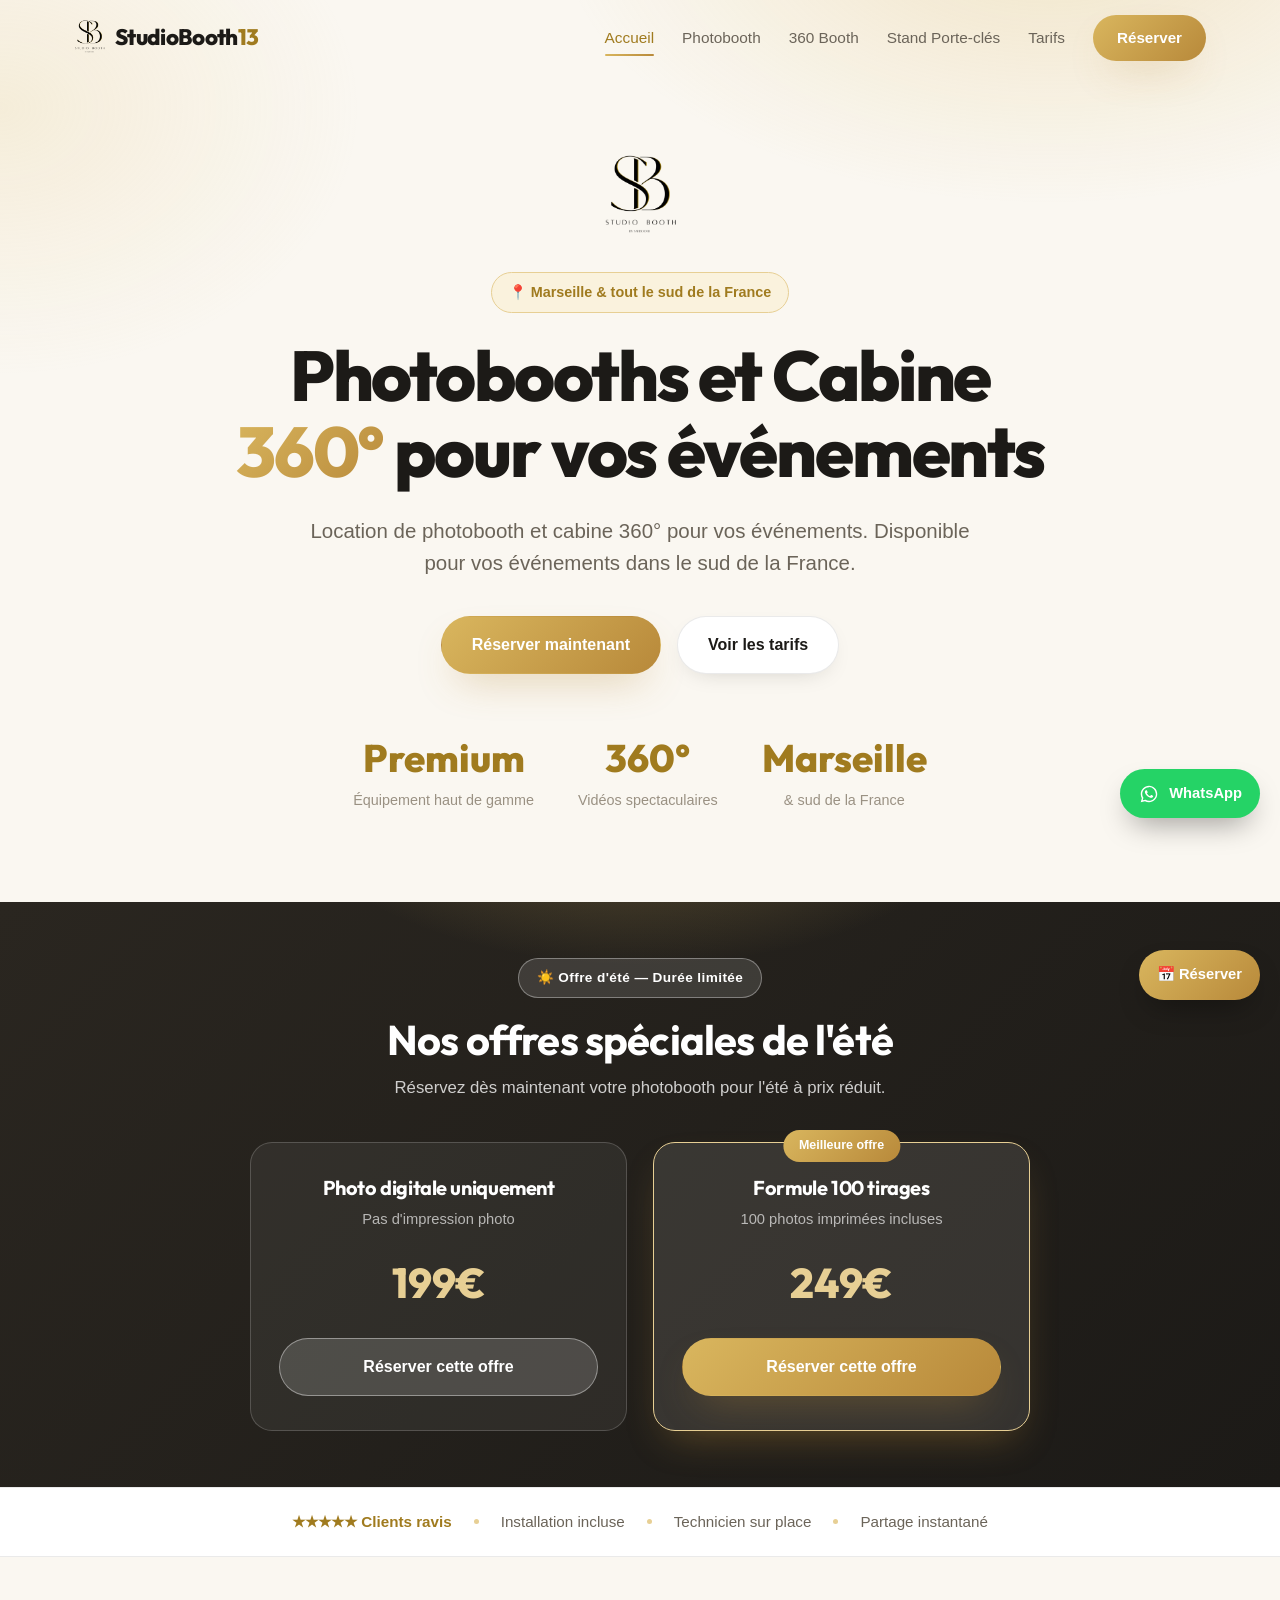
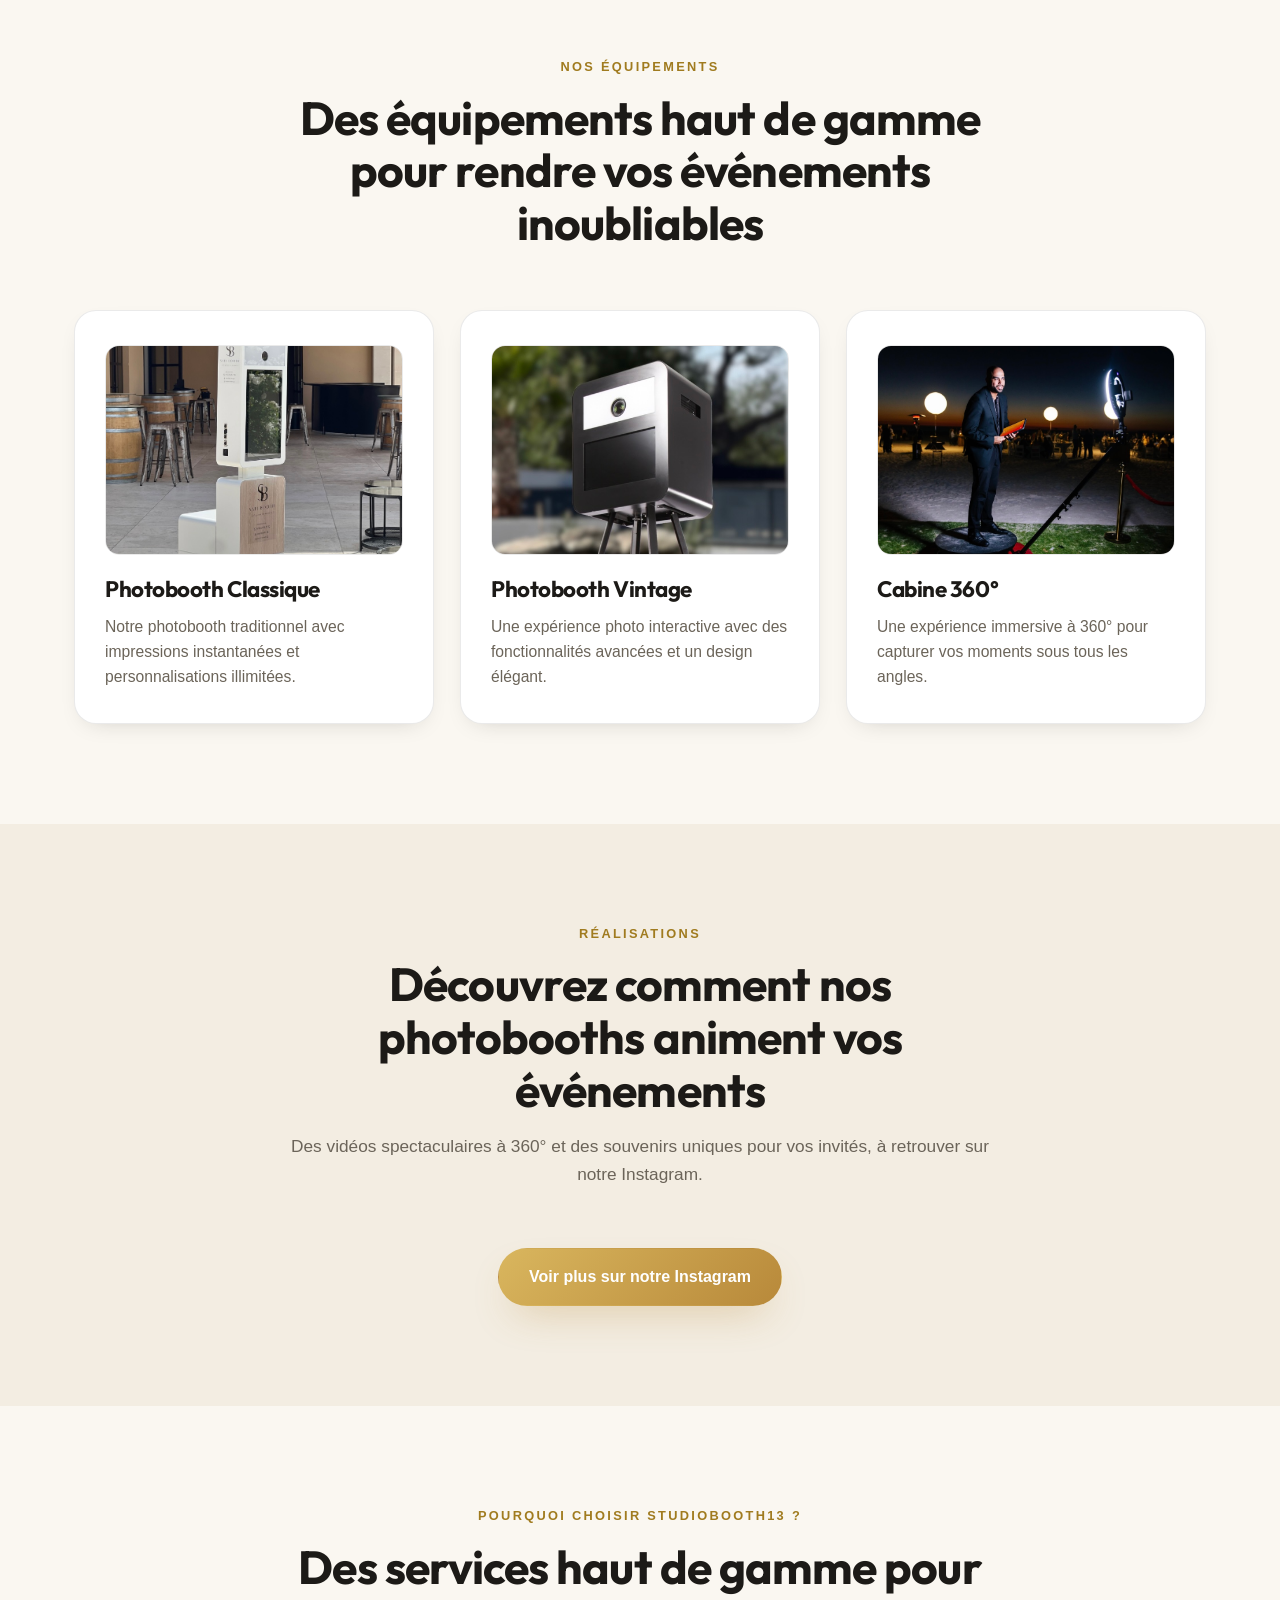
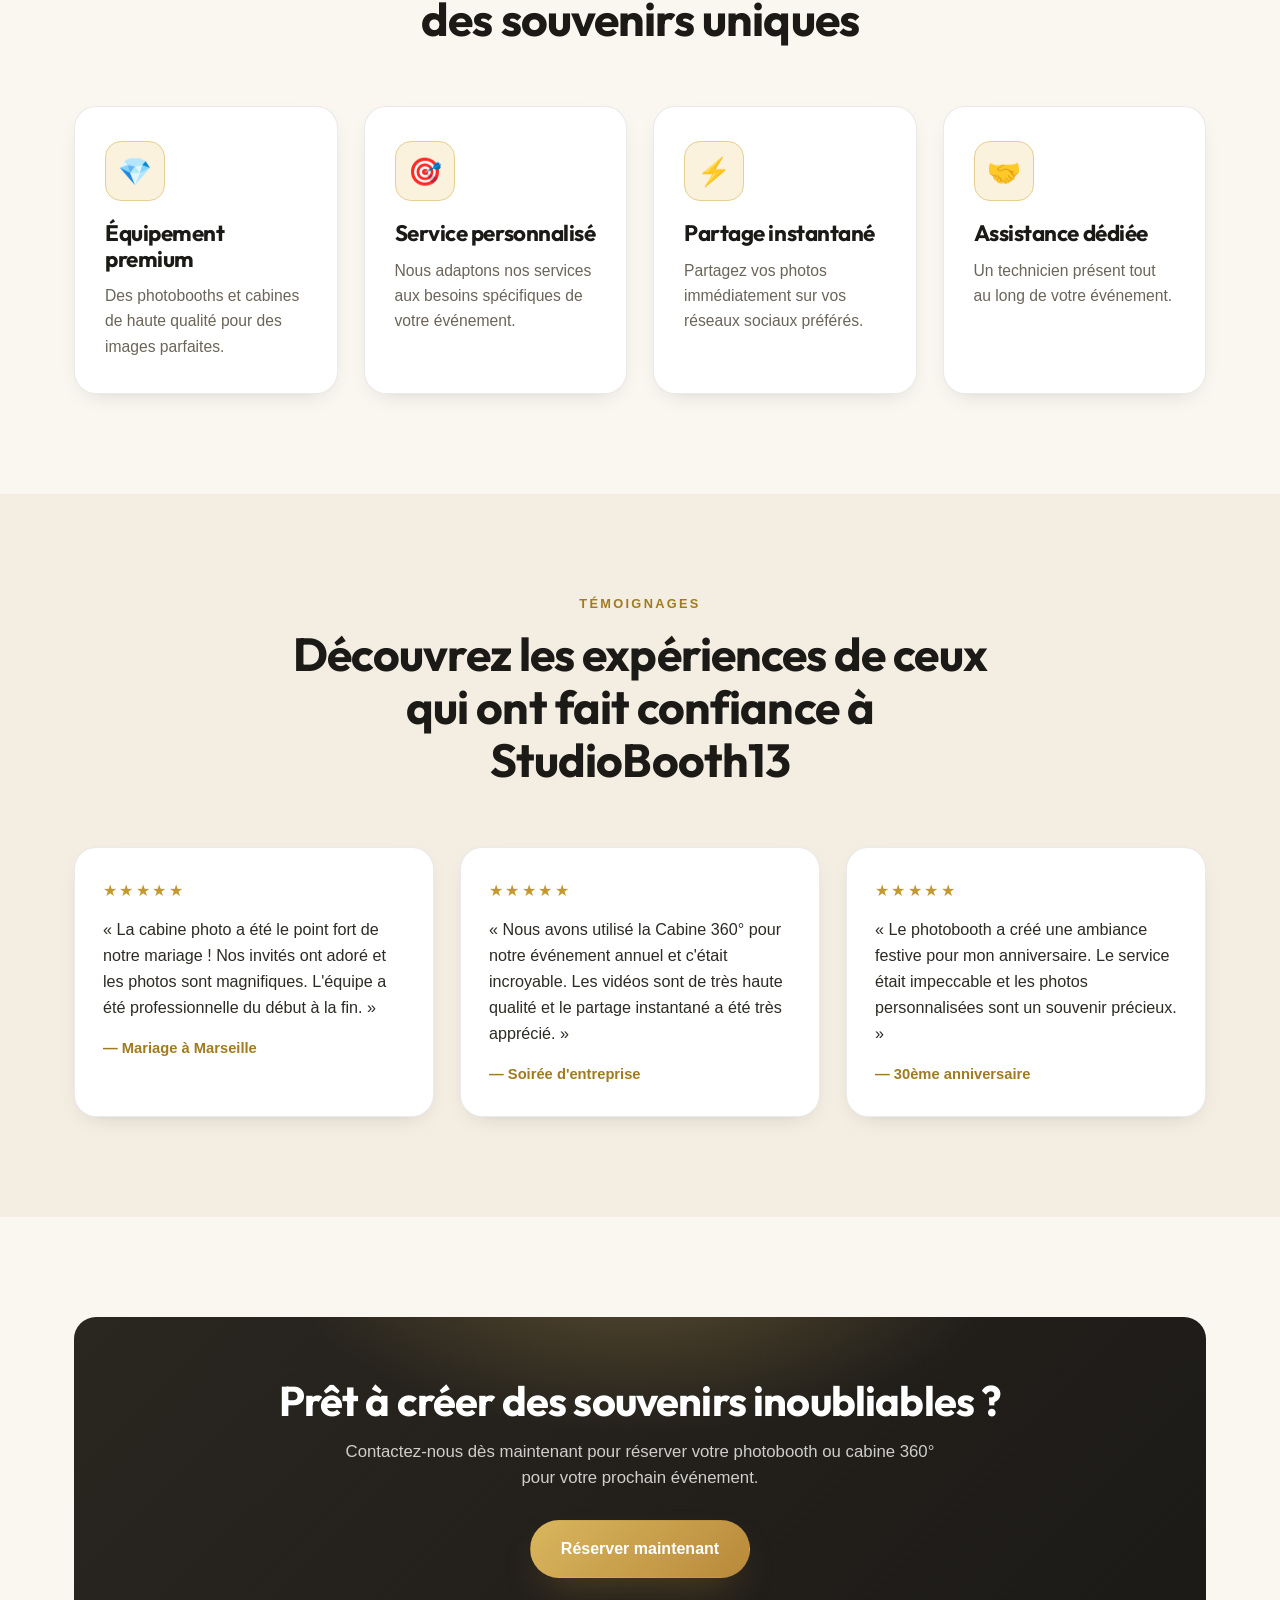
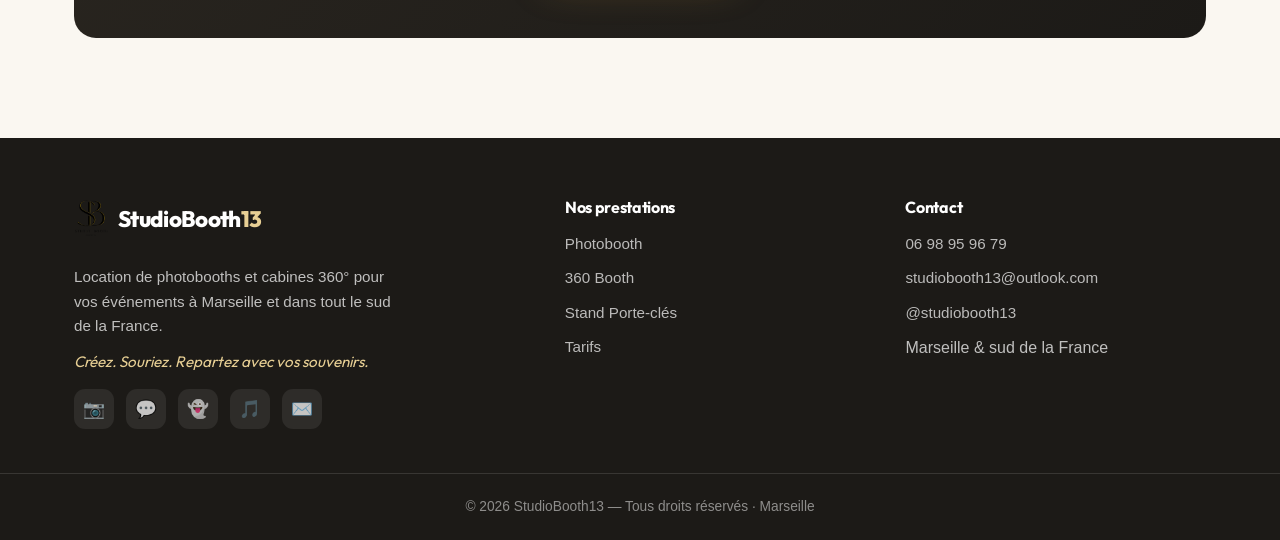
<file: index.html>
<!DOCTYPE html>
<html lang="fr">
<head>
  <meta charset="UTF-8" />
  <meta name="viewport" content="width=device-width, initial-scale=1.0" />
  <title>StudioBooth13 - Location de Photobooth et Cabine 360° à Marseille</title>
  <meta name="description" content="StudioBooth13 propose la location de photobooths et cabines 360° pour vos événements à Marseille - mariages, anniversaires, événements d'entreprise." />
  <meta name="keywords" content="photobooth Marseille, cabine 360, location photobooth, 360 booth, borne photo, mariage, anniversaire, événement entreprise, sud de la France" />
  <meta name="theme-color" content="#c2982f" />
  <meta property="og:type" content="website" />
  <meta property="og:title" content="StudioBooth13 - Photobooth & Cabine 360° à Marseille" />
  <meta property="og:description" content="Location de photobooths et cabines 360° pour vos événements dans le sud de la France." />
  <meta property="og:image" content="og-image.jpg" />
  <meta property="og:locale" content="fr_FR" />
  <link rel="preconnect" href="https://fonts.googleapis.com" />
  <link rel="preconnect" href="https://fonts.gstatic.com" crossorigin />
  <link href="https://fonts.googleapis.com/css2?family=Outfit:wght@500;600;700;800&display=swap" rel="stylesheet" />
  <link rel="stylesheet" href="styles.css" />
  <link rel="icon" href="assets/logo.png" />
  <link rel="apple-touch-icon" href="assets/logo.png" />
</head>
<body>
  <!-- HEADER -->
  <header class="header" id="header">
    <div class="container header__inner">
      <a href="index.html" class="brand" aria-label="StudioBooth13 accueil">
        <img src="assets/logo.png" alt="StudioBooth13" class="brand__logo" />
        <span class="brand__name">StudioBooth<b>13</b></span>
      </a>
      <nav class="nav" id="nav">
        <a href="index.html" class="nav__link is-active">Accueil</a>
        <a href="photobooth.html" class="nav__link">Photobooth</a>
        <a href="cabine-360.html" class="nav__link">360 Booth</a>
        <a href="stand-porte-cles.html" class="nav__link">Stand Porte-clés</a>
        <a href="tarifs.html" class="nav__link">Tarifs</a>
        <a href="contact.html" class="nav__cta">Réserver</a>
      </nav>
      <button class="nav__toggle" id="navToggle" aria-label="Ouvrir le menu" aria-expanded="false">
        <span></span><span></span><span></span>
      </button>
    </div>
  </header>

  <!-- HERO -->
  <section class="hero hero--center">
    <div class="container hero__inner">
      <img src="assets/logo.png" alt="StudioBooth13" class="hero__logo" />
      <p class="hero__eyebrow">📍 Marseille &amp; tout le sud de la France</p>
      <h1 class="hero__title">Photobooths et Cabine <span class="gold-text">360°</span> pour vos événements</h1>
      <p class="hero__subtitle">Location de photobooth et cabine 360° pour vos événements. Disponible pour vos événements dans le sud de la France.</p>
      <div class="hero__actions">
        <a href="contact.html" class="btn btn--primary">Réserver maintenant</a>
        <a href="tarifs.html" class="btn btn--ghost">Voir les tarifs</a>
      </div>
      <ul class="hero__stats">
        <li><strong>Premium</strong><span>Équipement haut de gamme</span></li>
        <li><strong>360°</strong><span>Vidéos spectaculaires</span></li>
        <li><strong>Marseille</strong><span>&amp; sud de la France</span></li>
      </ul>
    </div>
  </section>

  <!-- PROMO ETE -->
  <section class="promo-summer">
    <div class="container">
      <div class="promo-summer__head">
        <span class="promo-summer__badge">☀️ Offre d'été — Durée limitée</span>
        <h2 class="promo-summer__title">Nos offres spéciales de l'été</h2>
        <p class="promo-summer__subtitle">Réservez dès maintenant votre photobooth pour l'été à prix réduit.</p>
      </div>
      <div class="promo-summer__grid">
        <article class="promo-card">
          <h3 class="promo-card__name">Photo digitale uniquement</h3>
          <p class="promo-card__detail">Pas d'impression photo</p>
          <p class="promo-card__price">199€</p>
          <a href="contact.html" class="btn btn--light btn--block">Réserver cette offre</a>
        </article>
        <article class="promo-card promo-card--featured">
          <span class="promo-card__badge">Meilleure offre</span>
          <h3 class="promo-card__name">Formule 100 tirages</h3>
          <p class="promo-card__detail">100 photos imprimées incluses</p>
          <p class="promo-card__price">249€</p>
          <a href="contact.html" class="btn btn--primary btn--block">Réserver cette offre</a>
        </article>
      </div>
    </div>
  </section>

  <!-- TRUST -->
  <section class="trust">
    <div class="container trust__inner">
      <span class="trust__item">★★★★★ Clients ravis</span>
      <span class="trust__sep"></span>
      <span class="trust__item">Installation incluse</span>
      <span class="trust__sep"></span>
      <span class="trust__item">Technicien sur place</span>
      <span class="trust__sep"></span>
      <span class="trust__item">Partage instantané</span>
    </div>
  </section>

  <!-- PRODUITS -->
  <section class="section">
    <div class="container">
      <div class="section__head">
        <p class="section__eyebrow">Nos équipements</p>
        <h2 class="section__title">Des équipements haut de gamme pour rendre vos événements inoubliables</h2>
      </div>
      <div class="grid grid--3">
        <article class="card">
          <img class="product__photo" src="assets/photobooth-classique.jpg" alt="Photobooth Classique StudioBooth13" loading="lazy" />
          <h3 class="card__title">Photobooth Classique</h3>
          <p class="card__text">Notre photobooth traditionnel avec impressions instantanées et personnalisations illimitées.</p>
        </article>
        <article class="card">
          <img class="product__photo is-top" src="assets/photobooth-vintage.jpg" alt="Photobooth Vintage StudioBooth13" loading="lazy" />
          <h3 class="card__title">Photobooth Vintage</h3>
          <p class="card__text">Une expérience photo interactive avec des fonctionnalités avancées et un design élégant.</p>
        </article>
        <article class="card">
          <img class="product__photo" src="assets/camera-360.jpg" alt="Cabine 360° StudioBooth13" loading="lazy" />
          <h3 class="card__title">Cabine 360°</h3>
          <p class="card__text">Une expérience immersive à 360° pour capturer vos moments sous tous les angles.</p>
        </article>
      </div>
    </div>
  </section>

  <!-- REALISATIONS / INSTAGRAM -->
  <section class="section section--tint">
    <div class="container">
      <div class="section__head">
        <p class="section__eyebrow">Réalisations</p>
        <h2 class="section__title">Découvrez comment nos photobooths animent vos événements</h2>
        <p class="section__lead">Des vidéos spectaculaires à 360° et des souvenirs uniques pour vos invités, à retrouver sur notre Instagram.</p>
      </div>
      <div class="gallery__cta">
        <a href="https://instagram.com/studiobooth13" target="_blank" rel="noopener" class="btn btn--primary">Voir plus sur notre Instagram</a>
      </div>
    </div>
  </section>

  <!-- POURQUOI -->
  <section class="section">
    <div class="container">
      <div class="section__head">
        <p class="section__eyebrow">Pourquoi choisir StudioBooth13 ?</p>
        <h2 class="section__title">Des services haut de gamme pour des souvenirs uniques</h2>
      </div>
      <div class="grid grid--4">
        <article class="card">
          <div class="card__icon">💎</div>
          <h3 class="card__title">Équipement premium</h3>
          <p class="card__text">Des photobooths et cabines de haute qualité pour des images parfaites.</p>
        </article>
        <article class="card">
          <div class="card__icon">🎯</div>
          <h3 class="card__title">Service personnalisé</h3>
          <p class="card__text">Nous adaptons nos services aux besoins spécifiques de votre événement.</p>
        </article>
        <article class="card">
          <div class="card__icon">⚡</div>
          <h3 class="card__title">Partage instantané</h3>
          <p class="card__text">Partagez vos photos immédiatement sur vos réseaux sociaux préférés.</p>
        </article>
        <article class="card">
          <div class="card__icon">🤝</div>
          <h3 class="card__title">Assistance dédiée</h3>
          <p class="card__text">Un technicien présent tout au long de votre événement.</p>
        </article>
      </div>
    </div>
  </section>

  <!-- TEMOIGNAGES -->
  <section class="section section--tint">
    <div class="container">
      <div class="section__head">
        <p class="section__eyebrow">Témoignages</p>
        <h2 class="section__title">Découvrez les expériences de ceux qui ont fait confiance à StudioBooth13</h2>
      </div>
      <div class="grid grid--3">
        <figure class="testimonial">
          <div class="testimonial__stars">★★★★★</div>
          <blockquote>« La cabine photo a été le point fort de notre mariage ! Nos invités ont adoré et les photos sont magnifiques. L'équipe a été professionnelle du début à la fin. »</blockquote>
          <figcaption>— Mariage à Marseille</figcaption>
        </figure>
        <figure class="testimonial">
          <div class="testimonial__stars">★★★★★</div>
          <blockquote>« Nous avons utilisé la Cabine 360° pour notre événement annuel et c'était incroyable. Les vidéos sont de très haute qualité et le partage instantané a été très apprécié. »</blockquote>
          <figcaption>— Soirée d'entreprise</figcaption>
        </figure>
        <figure class="testimonial">
          <div class="testimonial__stars">★★★★★</div>
          <blockquote>« Le photobooth a créé une ambiance festive pour mon anniversaire. Le service était impeccable et les photos personnalisées sont un souvenir précieux. »</blockquote>
          <figcaption>— 30ème anniversaire</figcaption>
        </figure>
      </div>
    </div>
  </section>

  <!-- CTA -->
  <section class="section">
    <div class="container">
      <div class="cta-band">
        <h2>Prêt à créer des souvenirs inoubliables ?</h2>
        <p>Contactez-nous dès maintenant pour réserver votre photobooth ou cabine 360° pour votre prochain événement.</p>
        <a href="contact.html" class="btn btn--primary">Réserver maintenant</a>
      </div>
    </div>
  </section>

  <!-- FOOTER -->
  <footer class="footer">
    <div class="container footer__inner">
      <div class="footer__brand">
        <a href="index.html" class="brand">
          <img src="assets/logo.png" alt="StudioBooth13" class="brand__logo" />
          <span class="brand__name">StudioBooth<b>13</b></span>
        </a>
        <p>Location de photobooths et cabines 360° pour vos événements à Marseille et dans tout le sud de la France.</p>
        <p class="footer__tagline">Créez. Souriez. Repartez avec vos souvenirs.</p>
        <div class="footer__socials">
          <a href="https://instagram.com/studiobooth13" target="_blank" rel="noopener" aria-label="Instagram">📷</a>
          <a href="https://wa.me/33698959679" target="_blank" rel="noopener" aria-label="WhatsApp">💬</a>
          <a href="https://www.snapchat.com/add/studiobooth13" target="_blank" rel="noopener" aria-label="Snapchat">👻</a>
          <a href="https://www.tiktok.com/@studiobooth13" target="_blank" rel="noopener" aria-label="TikTok">🎵</a>
          <a href="mailto:studiobooth13@outlook.com" aria-label="Email">✉️</a>
        </div>
      </div>
      <div class="footer__col">
        <h4>Nos prestations</h4>
        <a href="photobooth.html">Photobooth</a>
        <a href="cabine-360.html">360 Booth</a>
        <a href="stand-porte-cles.html">Stand Porte-clés</a>
        <a href="tarifs.html">Tarifs</a>
      </div>
      <div class="footer__col">
        <h4>Contact</h4>
        <a href="tel:+33698959679">06 98 95 96 79</a>
        <a href="mailto:studiobooth13@outlook.com">studiobooth13@outlook.com</a>
        <a href="https://instagram.com/studiobooth13" target="_blank" rel="noopener">@studiobooth13</a>
        <span>Marseille &amp; sud de la France</span>
      </div>
    </div>
    <div class="footer__bottom">
      <div class="container"><p>© <span id="year"></span> StudioBooth13 — Tous droits réservés · Marseille</p></div>
    </div>
  </footer>

  <!-- BOUTONS FLOTTANTS -->
  <div class="floating floating--bottom">
    <a href="https://wa.me/33698959679" target="_blank" rel="noopener" class="fab fab--wa" aria-label="Nous écrire sur WhatsApp">
      <svg class="fab__icon" viewBox="0 0 32 32" fill="currentColor" aria-hidden="true"><path d="M16.04 4C9.4 4 4 9.4 4 16.04c0 2.12.56 4.18 1.6 6L4 28l6.12-1.6a12 12 0 0 0 5.92 1.52h.01C22.68 27.92 28 22.6 28 15.96 28 9.32 22.68 4 16.04 4zm0 21.84h-.01a9.9 9.9 0 0 1-5.04-1.38l-.36-.22-3.74.98 1-3.64-.24-.38a9.86 9.86 0 0 1-1.52-5.26c0-5.48 4.46-9.94 9.96-9.94a9.9 9.9 0 0 1 9.92 9.96c0 5.48-4.46 9.9-9.93 9.9zm5.46-7.4c-.3-.15-1.77-.87-2.04-.97-.27-.1-.47-.15-.67.15-.2.3-.77.97-.94 1.17-.17.2-.35.22-.65.07-.3-.15-1.26-.46-2.4-1.48-.89-.79-1.49-1.77-1.66-2.07-.17-.3-.02-.46.13-.61.13-.13.3-.35.45-.52.15-.17.2-.3.3-.5.1-.2.05-.37-.02-.52-.07-.15-.67-1.62-.92-2.22-.24-.58-.49-.5-.67-.51l-.57-.01c-.2 0-.52.07-.79.37-.27.3-1.04 1.01-1.04 2.48s1.06 2.88 1.21 3.08c.15.2 2.1 3.2 5.08 4.49.71.31 1.26.49 1.69.62.71.23 1.36.2 1.87.12.57-.08 1.77-.72 2.02-1.42.25-.7.25-1.29.17-1.42-.07-.13-.27-.2-.57-.35z"/></svg>
      WhatsApp
    </a>
    <a href="contact.html" class="fab fab--book fab--reveal" aria-label="Réserver">📅 Réserver</a>
  </div>

  <script src="script.js"></script>
</body>
</html>
</file>
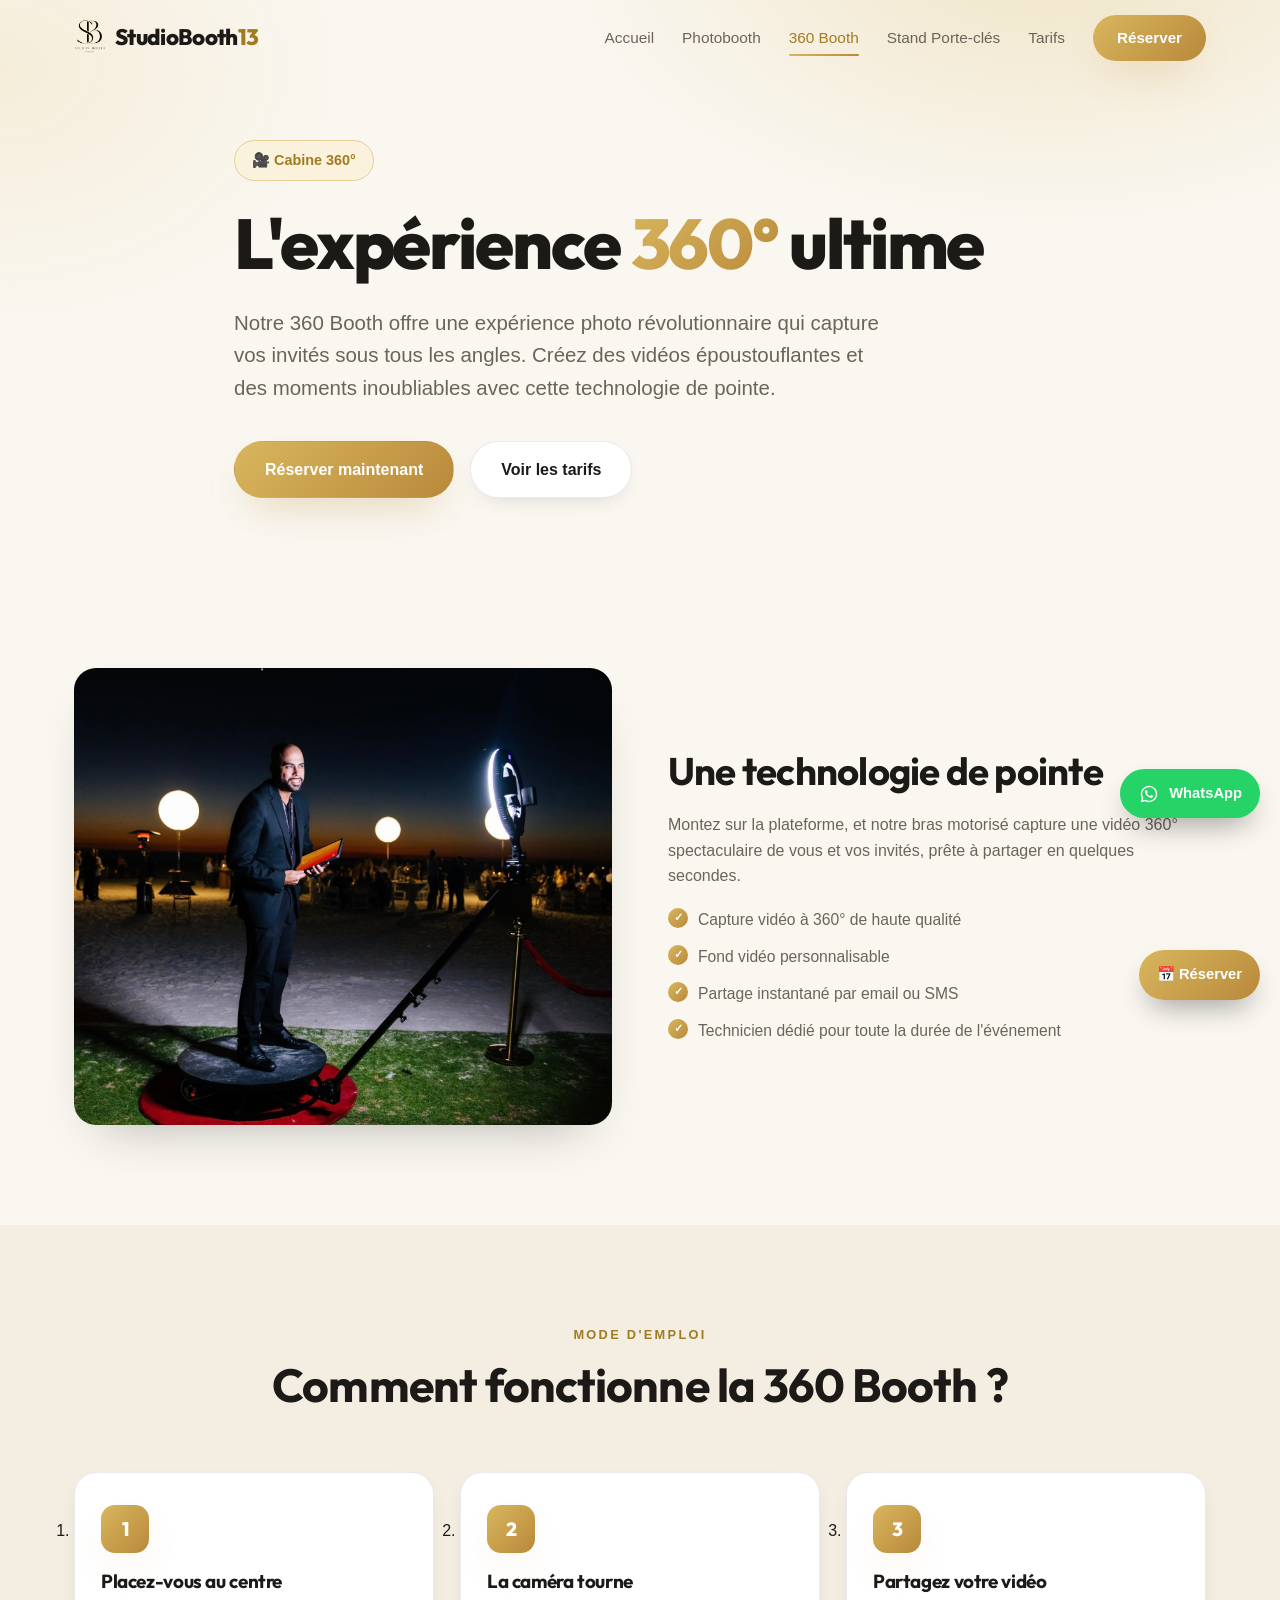
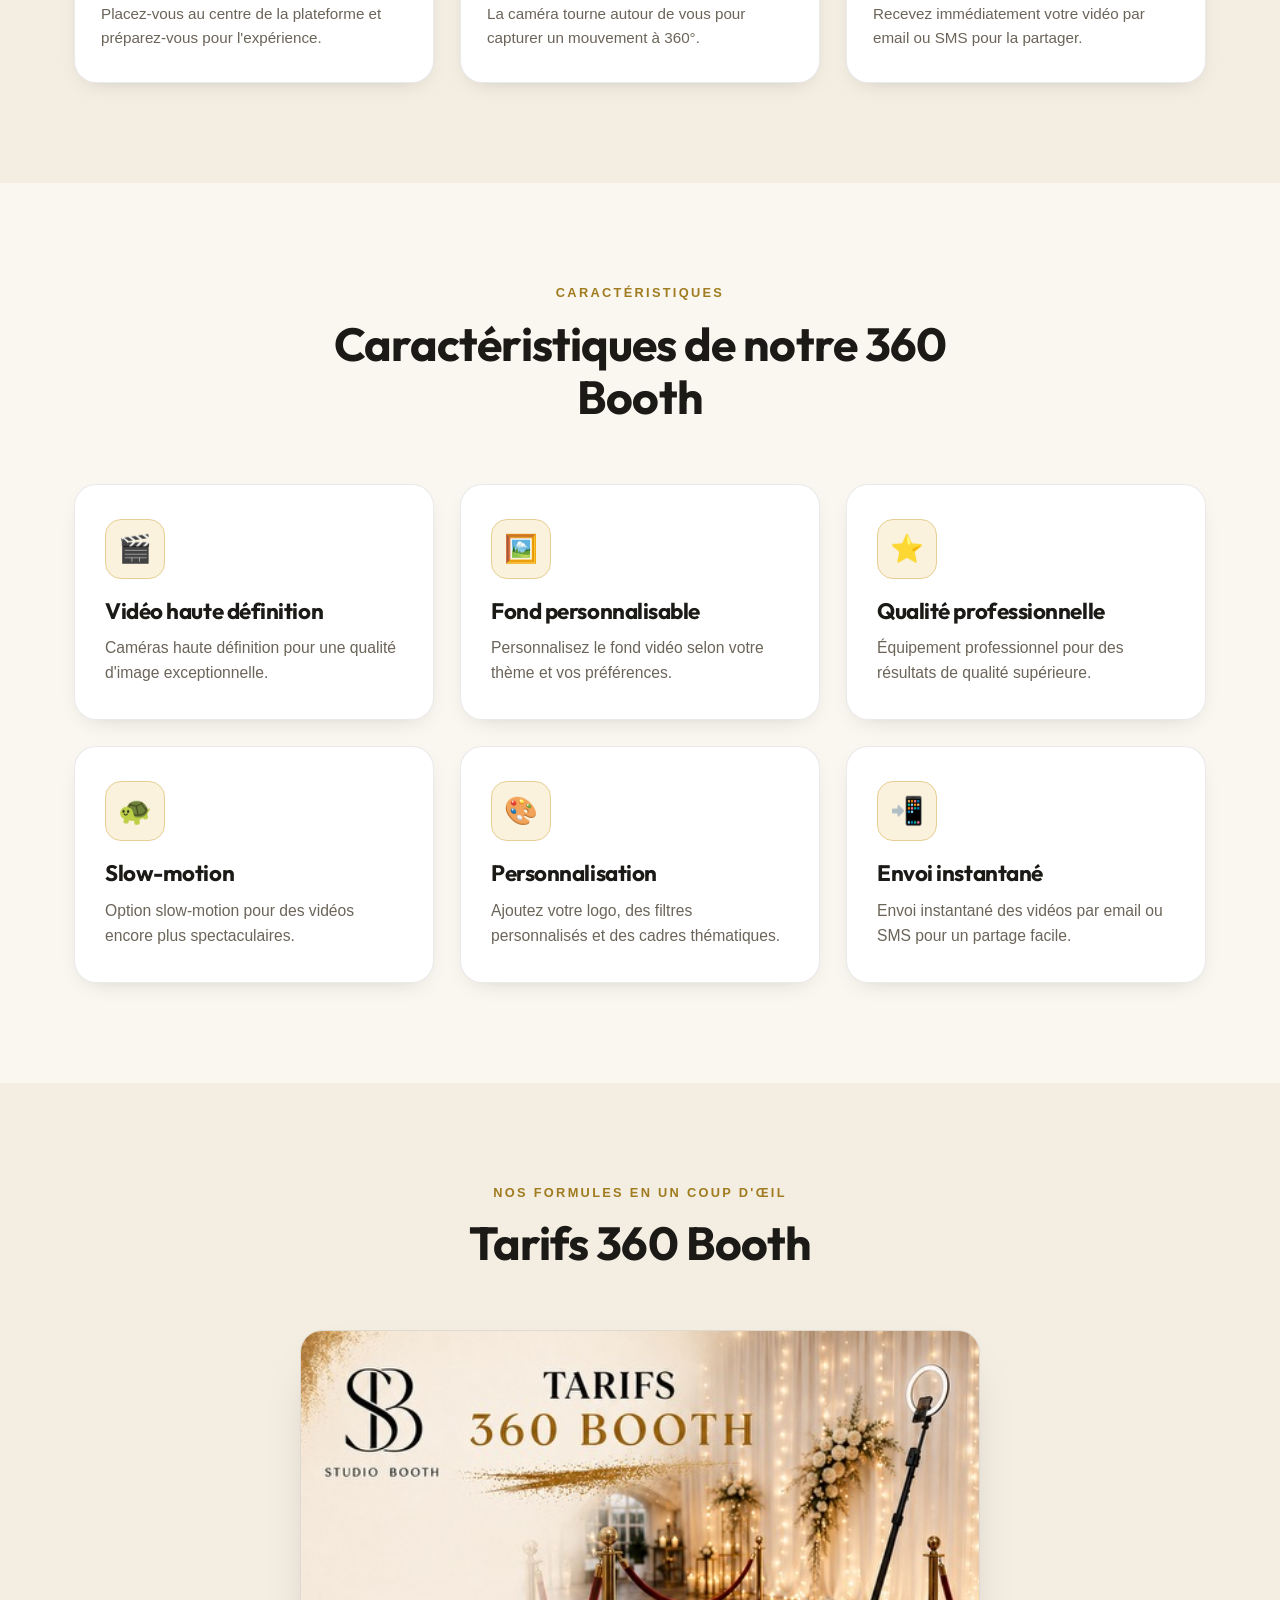
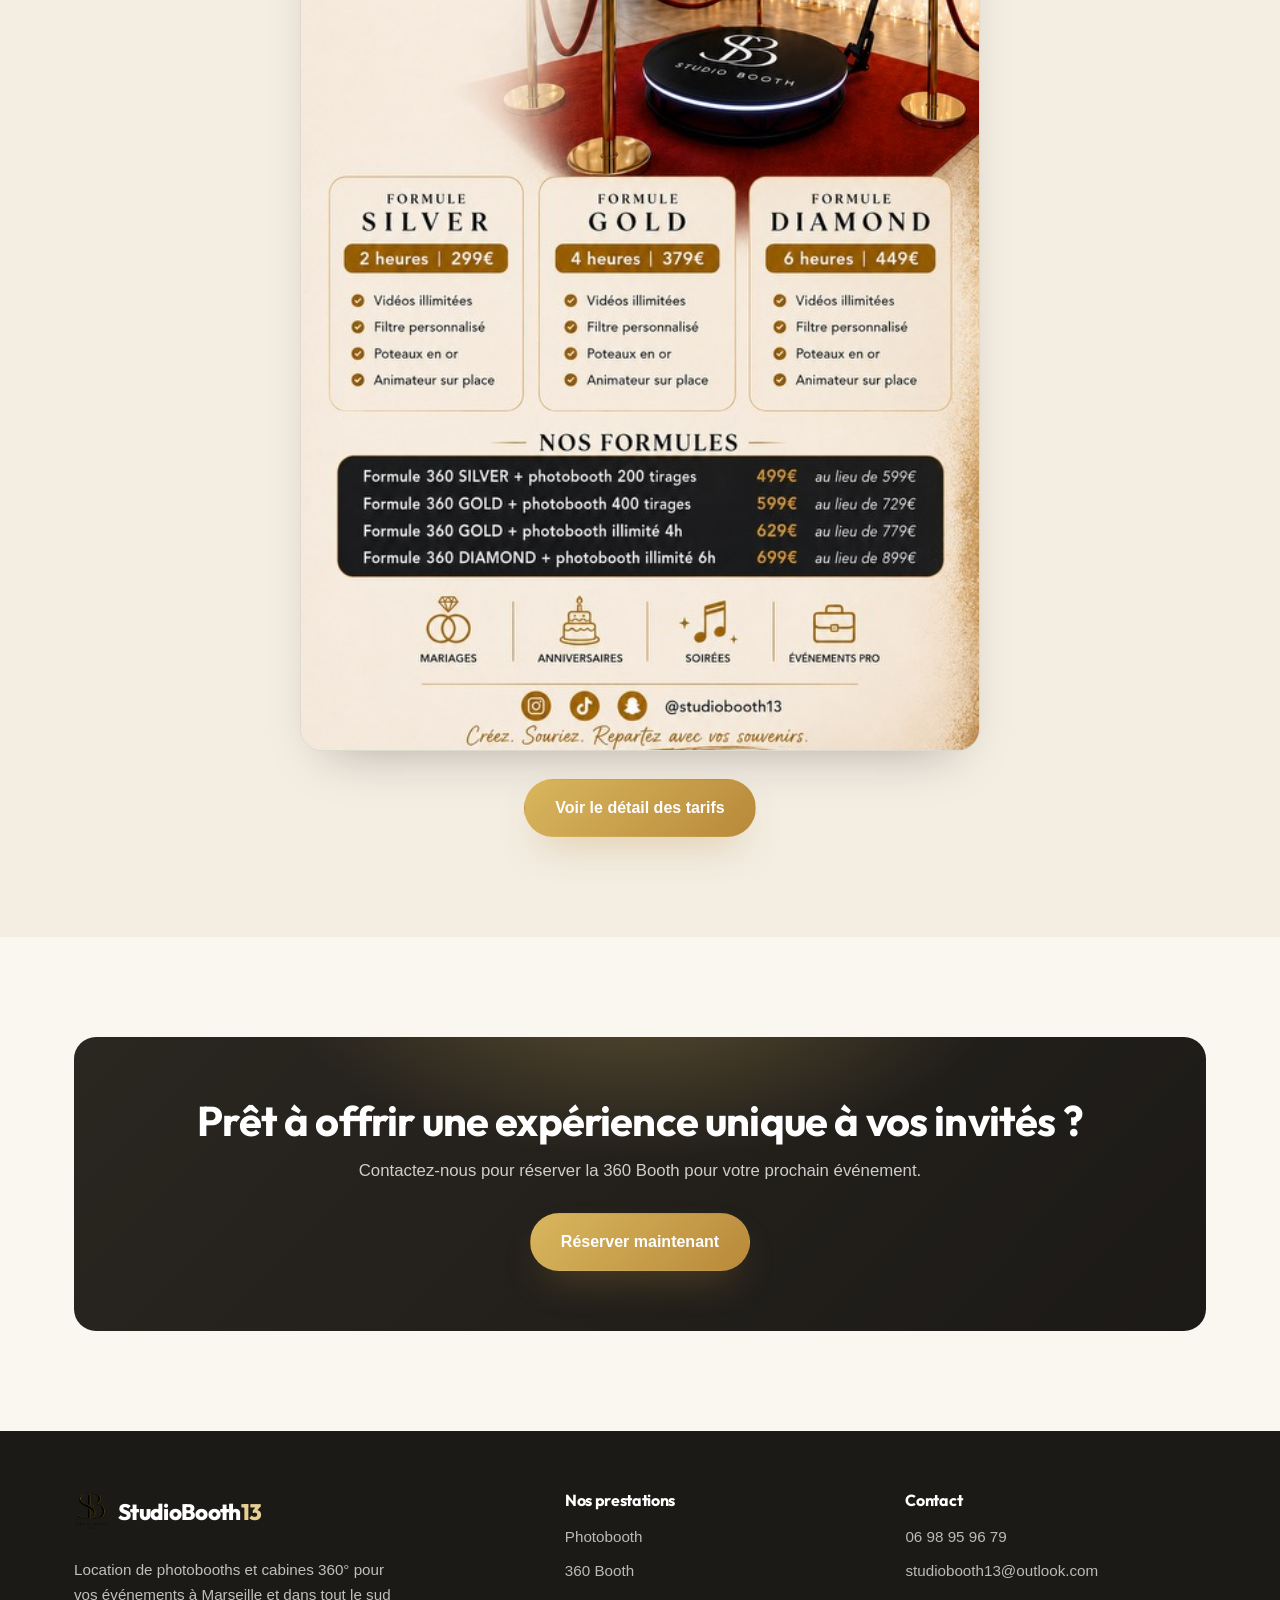
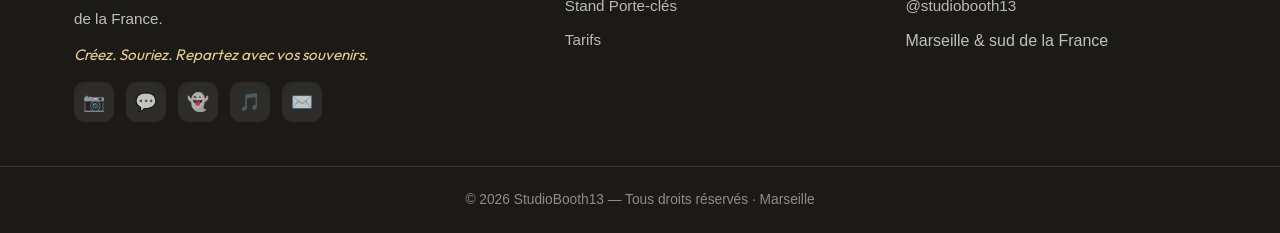
<file: cabine-360.html>
<!DOCTYPE html>
<html lang="fr">
<head>
  <meta charset="UTF-8" />
  <meta name="viewport" content="width=device-width, initial-scale=1.0" />
  <title>360 Booth — Location cabine 360° à Marseille | StudioBooth13</title>
  <meta name="description" content="Cabine 360° : vidéos haute définition, slow-motion, fond personnalisable et partage instantané par email ou SMS. Animateur dédié. Location à Marseille et dans le sud." />
  <meta name="theme-color" content="#c2982f" />
  <link rel="preconnect" href="https://fonts.googleapis.com" />
  <link rel="preconnect" href="https://fonts.gstatic.com" crossorigin />
  <link href="https://fonts.googleapis.com/css2?family=Outfit:wght@500;600;700;800&display=swap" rel="stylesheet" />
  <link rel="stylesheet" href="styles.css" />
  <link rel="icon" href="assets/logo.png" />
  <link rel="apple-touch-icon" href="assets/logo.png" />
</head>
<body>
  <header class="header" id="header">
    <div class="container header__inner">
      <a href="index.html" class="brand" aria-label="StudioBooth13 accueil">
        <img src="assets/logo.png" alt="StudioBooth13" class="brand__logo" />
        <span class="brand__name">StudioBooth<b>13</b></span>
      </a>
      <nav class="nav" id="nav">
        <a href="index.html" class="nav__link">Accueil</a>
        <a href="photobooth.html" class="nav__link">Photobooth</a>
        <a href="cabine-360.html" class="nav__link is-active">360 Booth</a>
        <a href="stand-porte-cles.html" class="nav__link">Stand Porte-clés</a>
        <a href="tarifs.html" class="nav__link">Tarifs</a>
        <a href="contact.html" class="nav__cta">Réserver</a>
      </nav>
      <button class="nav__toggle" id="navToggle" aria-label="Ouvrir le menu" aria-expanded="false">
        <span></span><span></span><span></span>
      </button>
    </div>
  </header>

  <!-- HERO -->
  <section class="hero hero--page">
    <div class="container hero__inner">
      <p class="hero__eyebrow">🎥 Cabine 360°</p>
      <h1 class="hero__title">L'expérience <span class="gold-text">360°</span> ultime</h1>
      <p class="hero__subtitle">Notre 360 Booth offre une expérience photo révolutionnaire qui capture vos invités sous tous les angles. Créez des vidéos époustouflantes et des moments inoubliables avec cette technologie de pointe.</p>
      <div class="hero__actions">
        <a href="contact.html" class="btn btn--primary">Réserver maintenant</a>
        <a href="tarifs.html" class="btn btn--ghost">Voir les tarifs</a>
      </div>
    </div>
  </section>

  <!-- SPLIT -->
  <section class="section">
    <div class="container">
      <div class="split">
        <img class="split__photo" src="assets/camera-360.jpg" alt="Cabine 360° avec poteaux en or" loading="lazy" />
        <div class="split__content">
          <h2>Une technologie de pointe</h2>
          <p>Montez sur la plateforme, et notre bras motorisé capture une vidéo 360° spectaculaire de vous et vos invités, prête à partager en quelques secondes.</p>
          <ul class="checklist">
            <li>Capture vidéo à 360° de haute qualité</li>
            <li>Fond vidéo personnalisable</li>
            <li>Partage instantané par email ou SMS</li>
            <li>Technicien dédié pour toute la durée de l'événement</li>
          </ul>
        </div>
      </div>
    </div>
  </section>

  <!-- ETAPES -->
  <section class="section section--tint">
    <div class="container">
      <div class="section__head">
        <p class="section__eyebrow">Mode d'emploi</p>
        <h2 class="section__title">Comment fonctionne la 360 Booth ?</h2>
      </div>
      <ol class="steps__list steps__list--3">
        <li class="step">
          <span class="step__num">1</span>
          <h3>Placez-vous au centre</h3>
          <p>Placez-vous au centre de la plateforme et préparez-vous pour l'expérience.</p>
        </li>
        <li class="step">
          <span class="step__num">2</span>
          <h3>La caméra tourne</h3>
          <p>La caméra tourne autour de vous pour capturer un mouvement à 360°.</p>
        </li>
        <li class="step">
          <span class="step__num">3</span>
          <h3>Partagez votre vidéo</h3>
          <p>Recevez immédiatement votre vidéo par email ou SMS pour la partager.</p>
        </li>
      </ol>
    </div>
  </section>

  <!-- CARACTERISTIQUES -->
  <section class="section">
    <div class="container">
      <div class="section__head">
        <p class="section__eyebrow">Caractéristiques</p>
        <h2 class="section__title">Caractéristiques de notre 360 Booth</h2>
      </div>
      <div class="grid grid--3">
        <article class="card">
          <div class="card__icon">🎬</div>
          <h3 class="card__title">Vidéo haute définition</h3>
          <p class="card__text">Caméras haute définition pour une qualité d'image exceptionnelle.</p>
        </article>
        <article class="card">
          <div class="card__icon">🖼️</div>
          <h3 class="card__title">Fond personnalisable</h3>
          <p class="card__text">Personnalisez le fond vidéo selon votre thème et vos préférences.</p>
        </article>
        <article class="card">
          <div class="card__icon">⭐</div>
          <h3 class="card__title">Qualité professionnelle</h3>
          <p class="card__text">Équipement professionnel pour des résultats de qualité supérieure.</p>
        </article>
        <article class="card">
          <div class="card__icon">🐢</div>
          <h3 class="card__title">Slow-motion</h3>
          <p class="card__text">Option slow-motion pour des vidéos encore plus spectaculaires.</p>
        </article>
        <article class="card">
          <div class="card__icon">🎨</div>
          <h3 class="card__title">Personnalisation</h3>
          <p class="card__text">Ajoutez votre logo, des filtres personnalisés et des cadres thématiques.</p>
        </article>
        <article class="card">
          <div class="card__icon">📲</div>
          <h3 class="card__title">Envoi instantané</h3>
          <p class="card__text">Envoi instantané des vidéos par email ou SMS pour un partage facile.</p>
        </article>
      </div>
    </div>
  </section>

  <!-- AFFICHE TARIFS 360 -->
  <section class="section section--tint">
    <div class="container">
      <div class="section__head">
        <p class="section__eyebrow">Nos formules en un coup d'œil</p>
        <h2 class="section__title">Tarifs 360 Booth</h2>
      </div>
      <img class="affiche" src="assets/affiche-360.jpg" alt="Tarifs 360 Booth StudioBooth13 : formules Silver, Gold, Diamond et formules combinées 360 + Photobooth" loading="lazy" />
      <div style="text-align:center; margin-top:28px;">
        <a href="tarifs.html" class="btn btn--primary">Voir le détail des tarifs</a>
      </div>
    </div>
  </section>

  <!-- CTA -->
  <section class="section">
    <div class="container">
      <div class="cta-band">
        <h2>Prêt à offrir une expérience unique à vos invités ?</h2>
        <p>Contactez-nous pour réserver la 360 Booth pour votre prochain événement.</p>
        <a href="contact.html" class="btn btn--primary">Réserver maintenant</a>
      </div>
    </div>
  </section>

  <!-- FOOTER -->
  <footer class="footer">
    <div class="container footer__inner">
      <div class="footer__brand">
        <a href="index.html" class="brand"><img src="assets/logo.png" alt="StudioBooth13" class="brand__logo" /><span class="brand__name">StudioBooth<b>13</b></span></a>
        <p>Location de photobooths et cabines 360° pour vos événements à Marseille et dans tout le sud de la France.</p>
        <p class="footer__tagline">Créez. Souriez. Repartez avec vos souvenirs.</p>
        <div class="footer__socials">
          <a href="https://instagram.com/studiobooth13" target="_blank" rel="noopener" aria-label="Instagram">📷</a>
          <a href="https://wa.me/33698959679" target="_blank" rel="noopener" aria-label="WhatsApp">💬</a>
          <a href="https://www.snapchat.com/add/studiobooth13" target="_blank" rel="noopener" aria-label="Snapchat">👻</a>
          <a href="https://www.tiktok.com/@studiobooth13" target="_blank" rel="noopener" aria-label="TikTok">🎵</a>
          <a href="mailto:studiobooth13@outlook.com" aria-label="Email">✉️</a>
        </div>
      </div>
      <div class="footer__col">
        <h4>Nos prestations</h4>
        <a href="photobooth.html">Photobooth</a>
        <a href="cabine-360.html">360 Booth</a>
        <a href="stand-porte-cles.html">Stand Porte-clés</a>
        <a href="tarifs.html">Tarifs</a>
      </div>
      <div class="footer__col">
        <h4>Contact</h4>
        <a href="tel:+33698959679">06 98 95 96 79</a>
        <a href="mailto:studiobooth13@outlook.com">studiobooth13@outlook.com</a>
        <a href="https://instagram.com/studiobooth13" target="_blank" rel="noopener">@studiobooth13</a>
        <span>Marseille &amp; sud de la France</span>
      </div>
    </div>
    <div class="footer__bottom"><div class="container"><p>© <span id="year"></span> StudioBooth13 — Tous droits réservés · Marseille</p></div></div>
  </footer>

  <div class="floating floating--bottom">
    <a href="https://wa.me/33698959679" target="_blank" rel="noopener" class="fab fab--wa" aria-label="Nous écrire sur WhatsApp">
      <svg class="fab__icon" viewBox="0 0 32 32" fill="currentColor" aria-hidden="true"><path d="M16.04 4C9.4 4 4 9.4 4 16.04c0 2.12.56 4.18 1.6 6L4 28l6.12-1.6a12 12 0 0 0 5.92 1.52h.01C22.68 27.92 28 22.6 28 15.96 28 9.32 22.68 4 16.04 4zm0 21.84h-.01a9.9 9.9 0 0 1-5.04-1.38l-.36-.22-3.74.98 1-3.64-.24-.38a9.86 9.86 0 0 1-1.52-5.26c0-5.48 4.46-9.94 9.96-9.94a9.9 9.9 0 0 1 9.92 9.96c0 5.48-4.46 9.9-9.93 9.9zm5.46-7.4c-.3-.15-1.77-.87-2.04-.97-.27-.1-.47-.15-.67.15-.2.3-.77.97-.94 1.17-.17.2-.35.22-.65.07-.3-.15-1.26-.46-2.4-1.48-.89-.79-1.49-1.77-1.66-2.07-.17-.3-.02-.46.13-.61.13-.13.3-.35.45-.52.15-.17.2-.3.3-.5.1-.2.05-.37-.02-.52-.07-.15-.67-1.62-.92-2.22-.24-.58-.49-.5-.67-.51l-.57-.01c-.2 0-.52.07-.79.37-.27.3-1.04 1.01-1.04 2.48s1.06 2.88 1.21 3.08c.15.2 2.1 3.2 5.08 4.49.71.31 1.26.49 1.69.62.71.23 1.36.2 1.87.12.57-.08 1.77-.72 2.02-1.42.25-.7.25-1.29.17-1.42-.07-.13-.27-.2-.57-.35z"/></svg>
      WhatsApp
    </a>
    <a href="contact.html" class="fab fab--book fab--reveal" aria-label="Réserver">📅 Réserver</a>
  </div>

  <script src="script.js"></script>
</body>
</html>
</file>
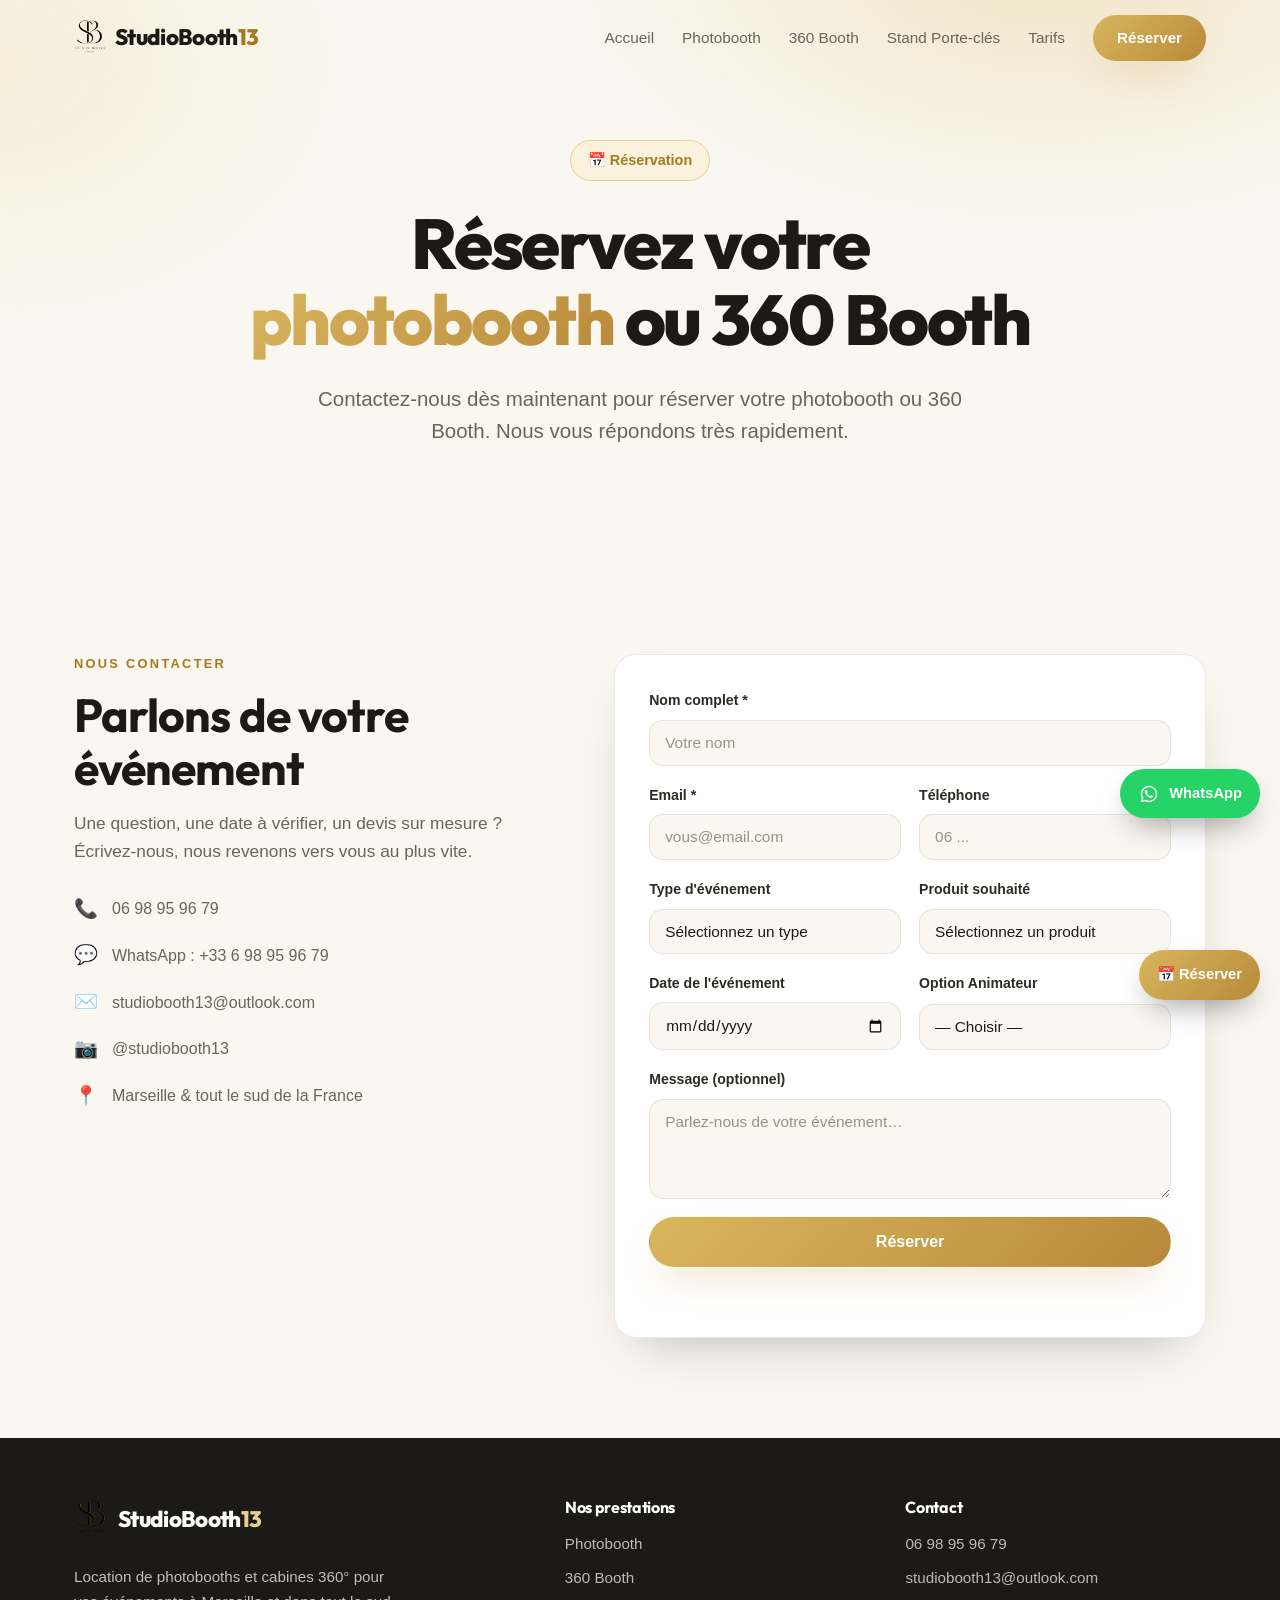
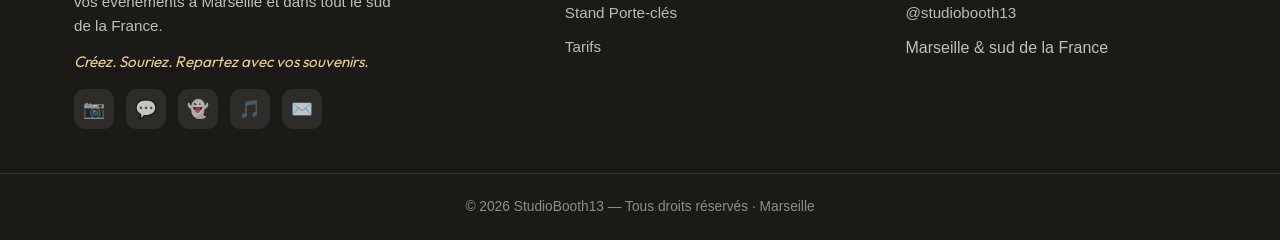
<file: contact.html>
<!DOCTYPE html>
<html lang="fr">
<head>
  <meta charset="UTF-8" />
  <meta name="viewport" content="width=device-width, initial-scale=1.0" />
  <title>Contact &amp; Réservation — StudioBooth13</title>
  <meta name="description" content="Contactez StudioBooth13 pour réserver votre photobooth ou 360 Booth à Marseille et dans le sud de la France. Réponse rapide par email, téléphone ou WhatsApp." />
  <meta name="theme-color" content="#c2982f" />
  <link rel="preconnect" href="https://fonts.googleapis.com" />
  <link rel="preconnect" href="https://fonts.gstatic.com" crossorigin />
  <link href="https://fonts.googleapis.com/css2?family=Outfit:wght@500;600;700;800&display=swap" rel="stylesheet" />
  <link rel="stylesheet" href="styles.css" />
  <link rel="icon" href="assets/logo.png" />
  <link rel="apple-touch-icon" href="assets/logo.png" />
</head>
<body>
  <header class="header" id="header">
    <div class="container header__inner">
      <a href="index.html" class="brand" aria-label="StudioBooth13 accueil">
        <img src="assets/logo.png" alt="StudioBooth13" class="brand__logo" />
        <span class="brand__name">StudioBooth<b>13</b></span>
      </a>
      <nav class="nav" id="nav">
        <a href="index.html" class="nav__link">Accueil</a>
        <a href="photobooth.html" class="nav__link">Photobooth</a>
        <a href="cabine-360.html" class="nav__link">360 Booth</a>
        <a href="stand-porte-cles.html" class="nav__link">Stand Porte-clés</a>
        <a href="tarifs.html" class="nav__link">Tarifs</a>
        <a href="contact.html" class="nav__cta">Réserver</a>
      </nav>
      <button class="nav__toggle" id="navToggle" aria-label="Ouvrir le menu" aria-expanded="false">
        <span></span><span></span><span></span>
      </button>
    </div>
  </header>

  <!-- HERO -->
  <section class="hero hero--page hero--center">
    <div class="container hero__inner">
      <p class="hero__eyebrow">📅 Réservation</p>
      <h1 class="hero__title">Réservez votre <span class="gold-text">photobooth</span> ou 360 Booth</h1>
      <p class="hero__subtitle">Contactez-nous dès maintenant pour réserver votre photobooth ou 360 Booth. Nous vous répondons très rapidement.</p>
    </div>
  </section>

  <!-- CONTACT -->
  <section class="section">
    <div class="container contact__inner">
      <div class="contact__intro">
        <p class="section__eyebrow">Nous contacter</p>
        <h2 class="section__title">Parlons de votre événement</h2>
        <p class="section__lead">Une question, une date à vérifier, un devis sur mesure ? Écrivez-nous, nous revenons vers vous au plus vite.</p>
        <ul class="contact__details">
          <li><span>📞</span> <a href="tel:+33698959679">06 98 95 96 79</a></li>
          <li><span>💬</span> <a href="https://wa.me/33698959679" target="_blank" rel="noopener">WhatsApp : +33 6 98 95 96 79</a></li>
          <li><span>✉️</span> <a href="mailto:studiobooth13@outlook.com">studiobooth13@outlook.com</a></li>
          <li><span>📷</span> <a href="https://instagram.com/studiobooth13" target="_blank" rel="noopener">@studiobooth13</a></li>
          <li><span>📍</span> Marseille &amp; tout le sud de la France</li>
        </ul>
      </div>

      <form class="contact__form" id="bookingForm" action="https://formspree.io/f/mzdleevl" method="POST" novalidate>
        <input type="hidden" name="_subject" value="Nouvelle réservation StudioBooth13" />
        <input type="text" name="_gotcha" tabindex="-1" autocomplete="off" aria-hidden="true" style="display:none" />
        <div class="field">
          <label for="name">Nom complet *</label>
          <input type="text" id="name" name="name" required placeholder="Votre nom" />
        </div>
        <div class="field-row">
          <div class="field">
            <label for="email">Email *</label>
            <input type="email" id="email" name="email" required placeholder="vous@email.com" />
          </div>
          <div class="field">
            <label for="phone">Téléphone</label>
            <input type="tel" id="phone" name="phone" placeholder="06 ..." />
          </div>
        </div>
        <div class="field-row">
          <div class="field">
            <label for="eventType">Type d'événement</label>
            <select id="eventType" name="eventType">
              <option value="">Sélectionnez un type</option>
              <option>Mariage</option>
              <option>Anniversaire</option>
              <option>Soirée d'entreprise</option>
              <option>Baptême</option>
              <option>Autre</option>
            </select>
          </div>
          <div class="field">
            <label for="product">Produit souhaité</label>
            <select id="product" name="product">
              <option value="">Sélectionnez un produit</option>
              <option>Photobooth Classique</option>
              <option>Photobooth Vintage</option>
              <option>Cabine 360°</option>
              <option>Photobooth + Porte-clés</option>
              <option>360 Booth + Photobooth</option>
              <option>Je ne sais pas encore</option>
            </select>
          </div>
        </div>
        <div class="field-row">
          <div class="field">
            <label for="date">Date de l'événement</label>
            <input type="date" id="date" name="date" />
          </div>
          <div class="field">
            <label for="animator">Option Animateur</label>
            <select id="animator" name="animator">
              <option value="">— Choisir —</option>
              <option>Oui</option>
              <option>Non</option>
            </select>
          </div>
        </div>
        <div class="field">
          <label for="message">Message (optionnel)</label>
          <textarea id="message" name="message" rows="4" placeholder="Parlez-nous de votre événement…"></textarea>
        </div>
        <button type="submit" class="btn btn--primary btn--block">Réserver</button>
        <p class="form__status" id="formStatus" role="status" aria-live="polite"></p>
      </form>
    </div>
  </section>

  <!-- FOOTER -->
  <footer class="footer">
    <div class="container footer__inner">
      <div class="footer__brand">
        <a href="index.html" class="brand"><img src="assets/logo.png" alt="StudioBooth13" class="brand__logo" /><span class="brand__name">StudioBooth<b>13</b></span></a>
        <p>Location de photobooths et cabines 360° pour vos événements à Marseille et dans tout le sud de la France.</p>
        <p class="footer__tagline">Créez. Souriez. Repartez avec vos souvenirs.</p>
        <div class="footer__socials">
          <a href="https://instagram.com/studiobooth13" target="_blank" rel="noopener" aria-label="Instagram">📷</a>
          <a href="https://wa.me/33698959679" target="_blank" rel="noopener" aria-label="WhatsApp">💬</a>
          <a href="https://www.snapchat.com/add/studiobooth13" target="_blank" rel="noopener" aria-label="Snapchat">👻</a>
          <a href="https://www.tiktok.com/@studiobooth13" target="_blank" rel="noopener" aria-label="TikTok">🎵</a>
          <a href="mailto:studiobooth13@outlook.com" aria-label="Email">✉️</a>
        </div>
      </div>
      <div class="footer__col">
        <h4>Nos prestations</h4>
        <a href="photobooth.html">Photobooth</a>
        <a href="cabine-360.html">360 Booth</a>
        <a href="stand-porte-cles.html">Stand Porte-clés</a>
        <a href="tarifs.html">Tarifs</a>
      </div>
      <div class="footer__col">
        <h4>Contact</h4>
        <a href="tel:+33698959679">06 98 95 96 79</a>
        <a href="mailto:studiobooth13@outlook.com">studiobooth13@outlook.com</a>
        <a href="https://instagram.com/studiobooth13" target="_blank" rel="noopener">@studiobooth13</a>
        <span>Marseille &amp; sud de la France</span>
      </div>
    </div>
    <div class="footer__bottom"><div class="container"><p>© <span id="year"></span> StudioBooth13 — Tous droits réservés · Marseille</p></div></div>
  </footer>

  <div class="floating floating--bottom">
    <a href="https://wa.me/33698959679" target="_blank" rel="noopener" class="fab fab--wa" aria-label="Nous écrire sur WhatsApp">
      <svg class="fab__icon" viewBox="0 0 32 32" fill="currentColor" aria-hidden="true"><path d="M16.04 4C9.4 4 4 9.4 4 16.04c0 2.12.56 4.18 1.6 6L4 28l6.12-1.6a12 12 0 0 0 5.92 1.52h.01C22.68 27.92 28 22.6 28 15.96 28 9.32 22.68 4 16.04 4zm0 21.84h-.01a9.9 9.9 0 0 1-5.04-1.38l-.36-.22-3.74.98 1-3.64-.24-.38a9.86 9.86 0 0 1-1.52-5.26c0-5.48 4.46-9.94 9.96-9.94a9.9 9.9 0 0 1 9.92 9.96c0 5.48-4.46 9.9-9.93 9.9zm5.46-7.4c-.3-.15-1.77-.87-2.04-.97-.27-.1-.47-.15-.67.15-.2.3-.77.97-.94 1.17-.17.2-.35.22-.65.07-.3-.15-1.26-.46-2.4-1.48-.89-.79-1.49-1.77-1.66-2.07-.17-.3-.02-.46.13-.61.13-.13.3-.35.45-.52.15-.17.2-.3.3-.5.1-.2.05-.37-.02-.52-.07-.15-.67-1.62-.92-2.22-.24-.58-.49-.5-.67-.51l-.57-.01c-.2 0-.52.07-.79.37-.27.3-1.04 1.01-1.04 2.48s1.06 2.88 1.21 3.08c.15.2 2.1 3.2 5.08 4.49.71.31 1.26.49 1.69.62.71.23 1.36.2 1.87.12.57-.08 1.77-.72 2.02-1.42.25-.7.25-1.29.17-1.42-.07-.13-.27-.2-.57-.35z"/></svg>
      WhatsApp
    </a>
    <a href="#bookingForm" class="fab fab--book fab--reveal" aria-label="Réserver">📅 Réserver</a>
  </div>

  <script src="script.js"></script>
</body>
</html>
</file>
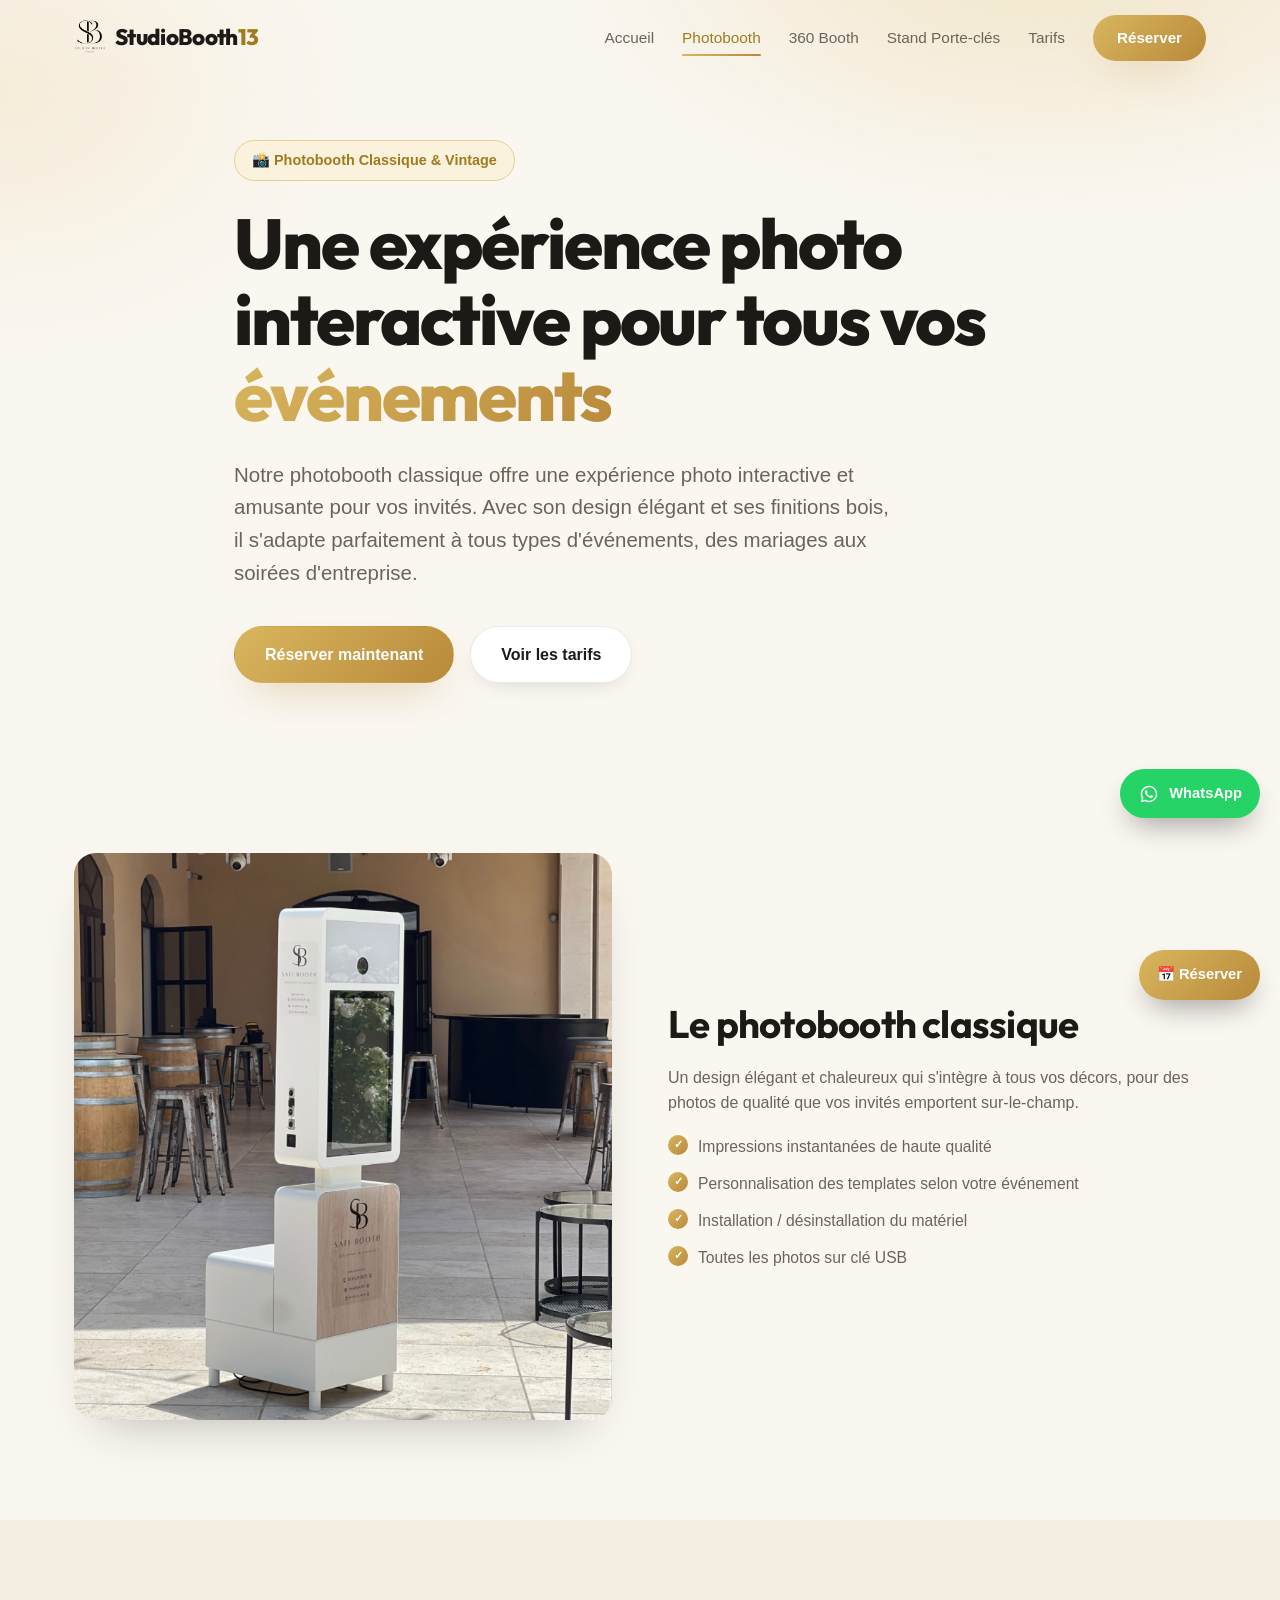
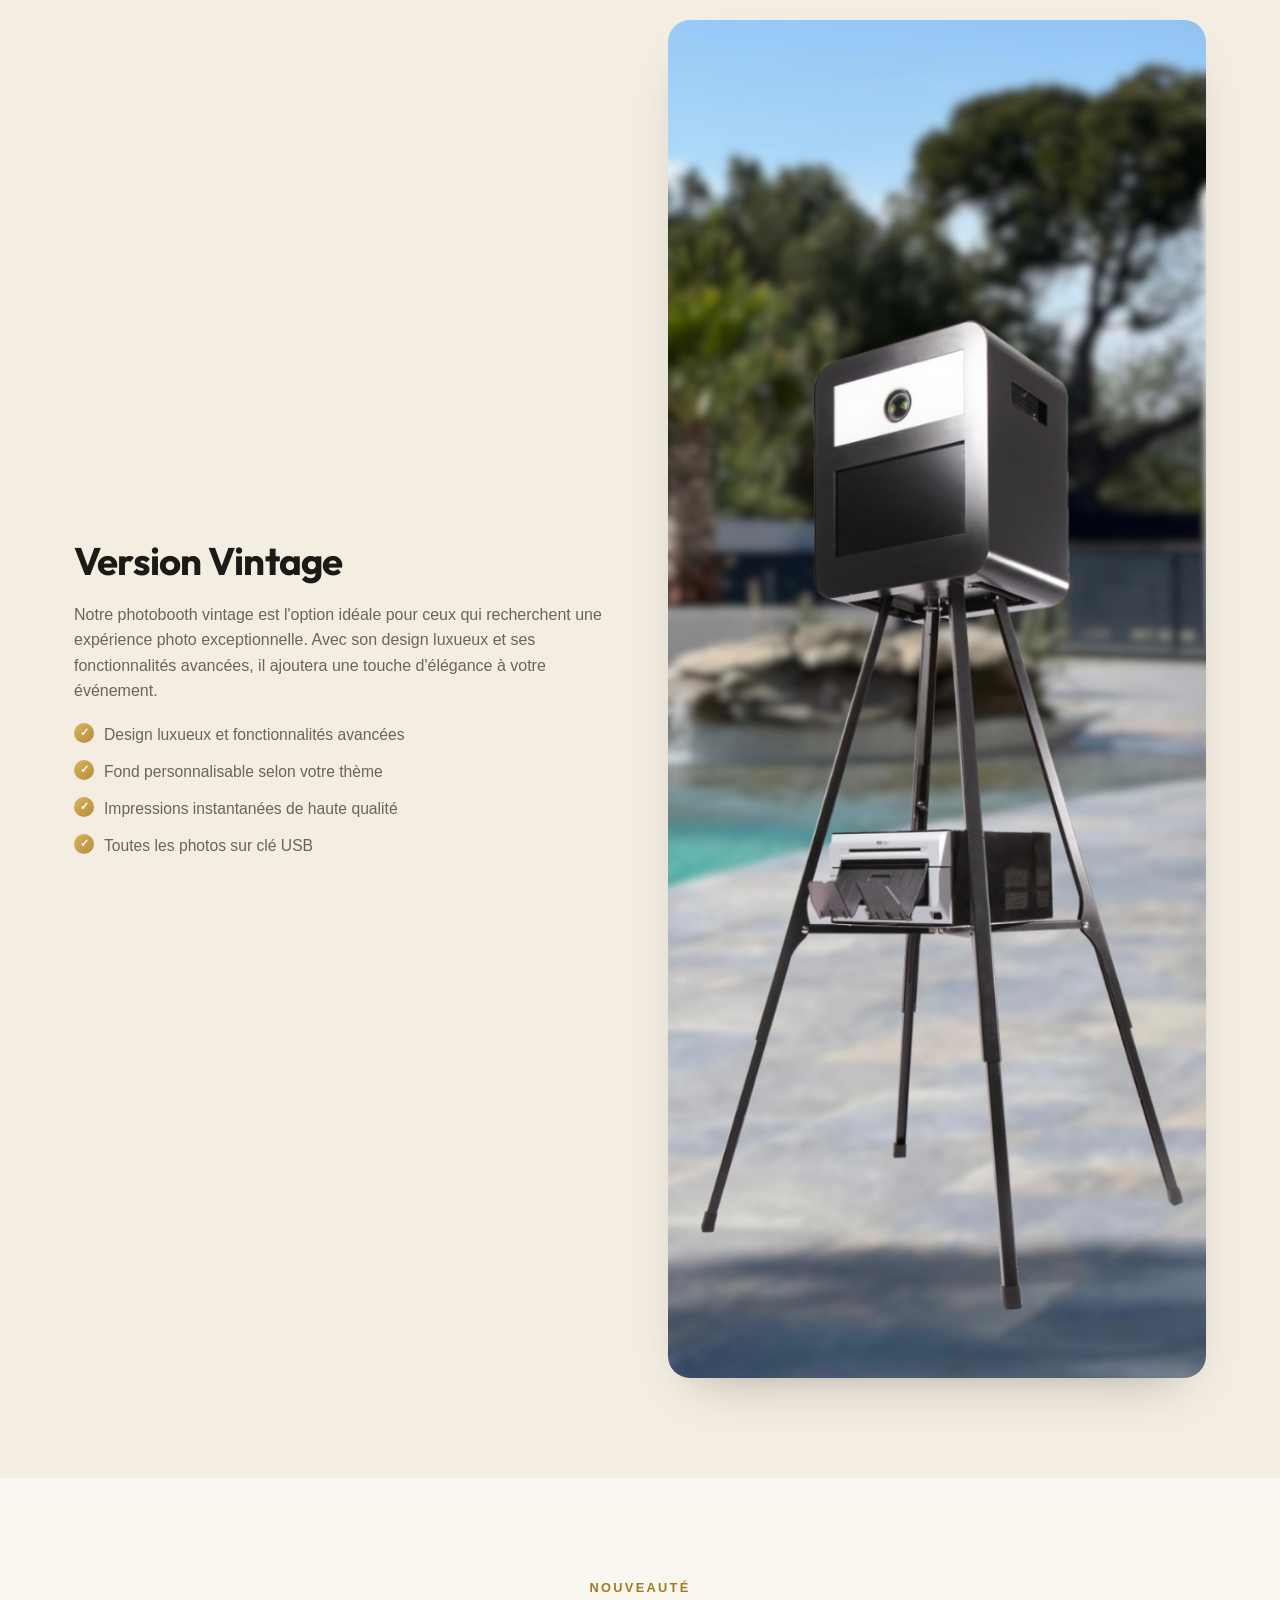
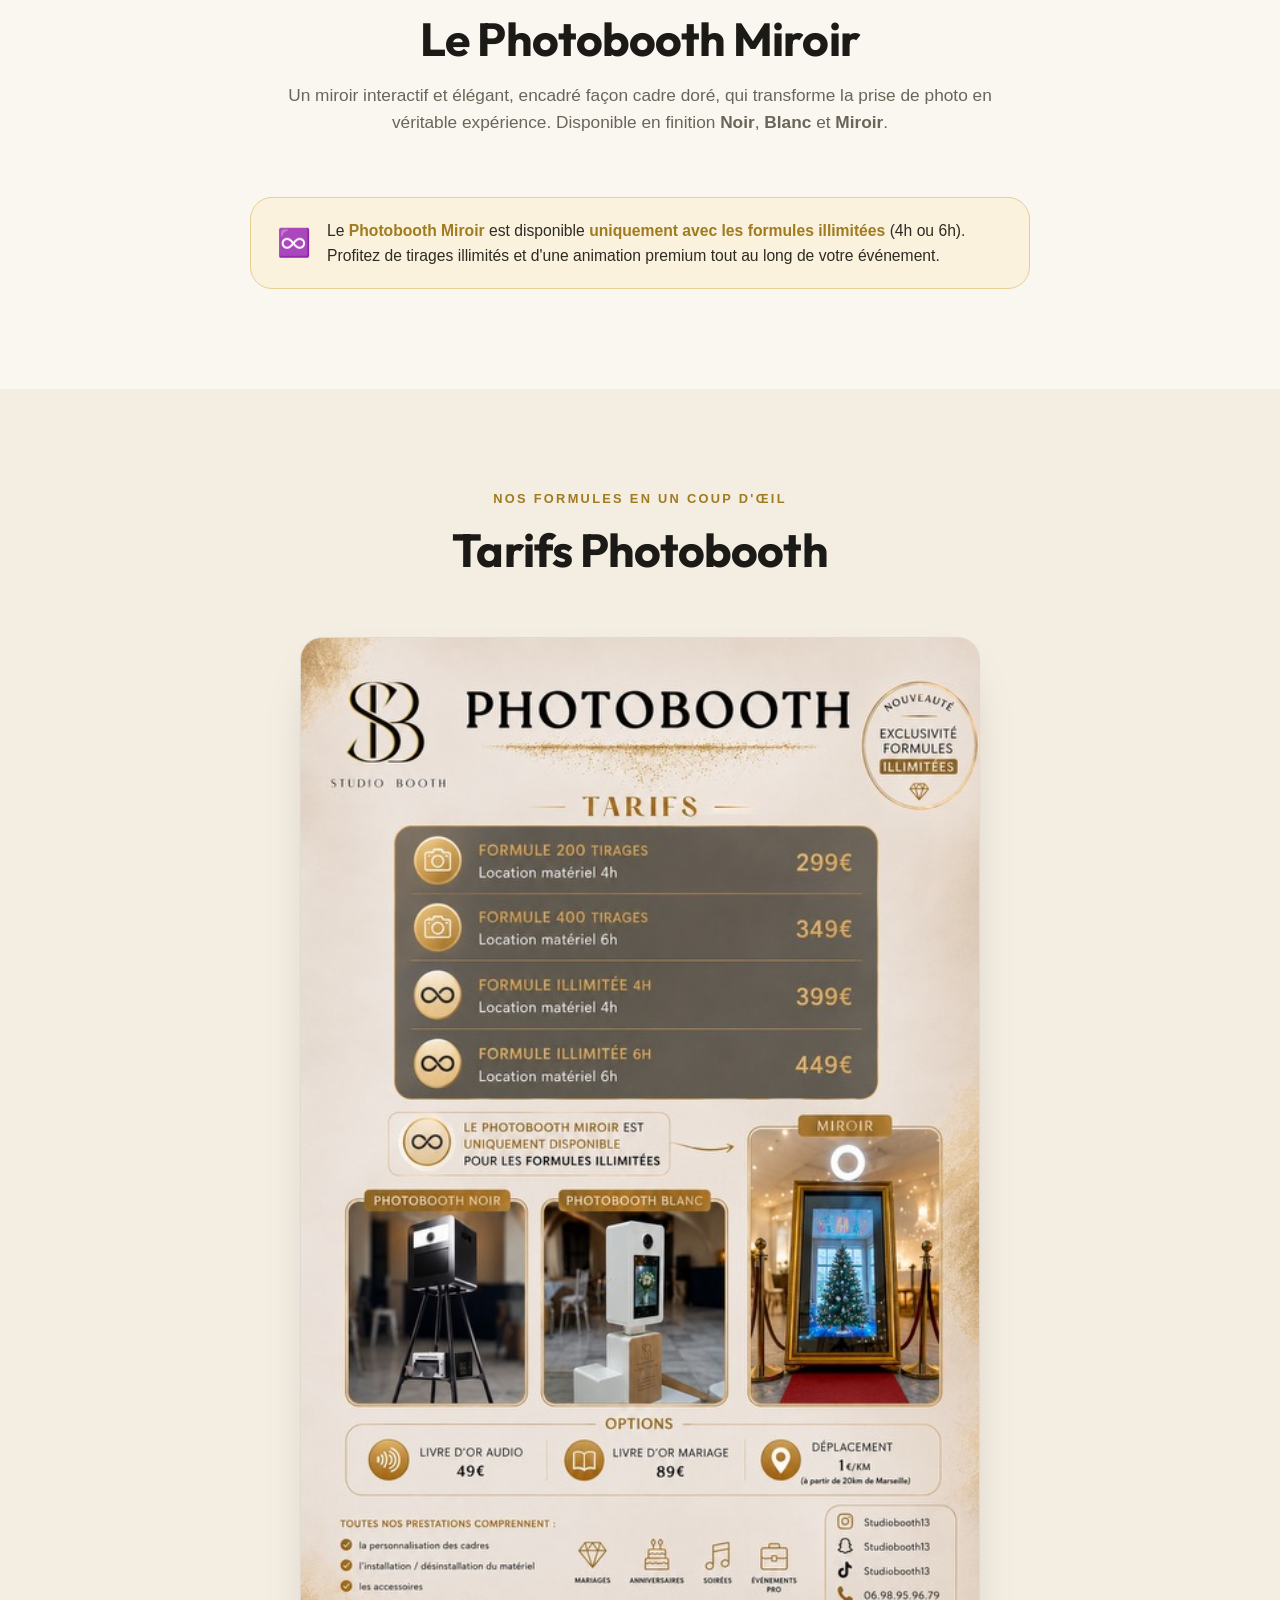
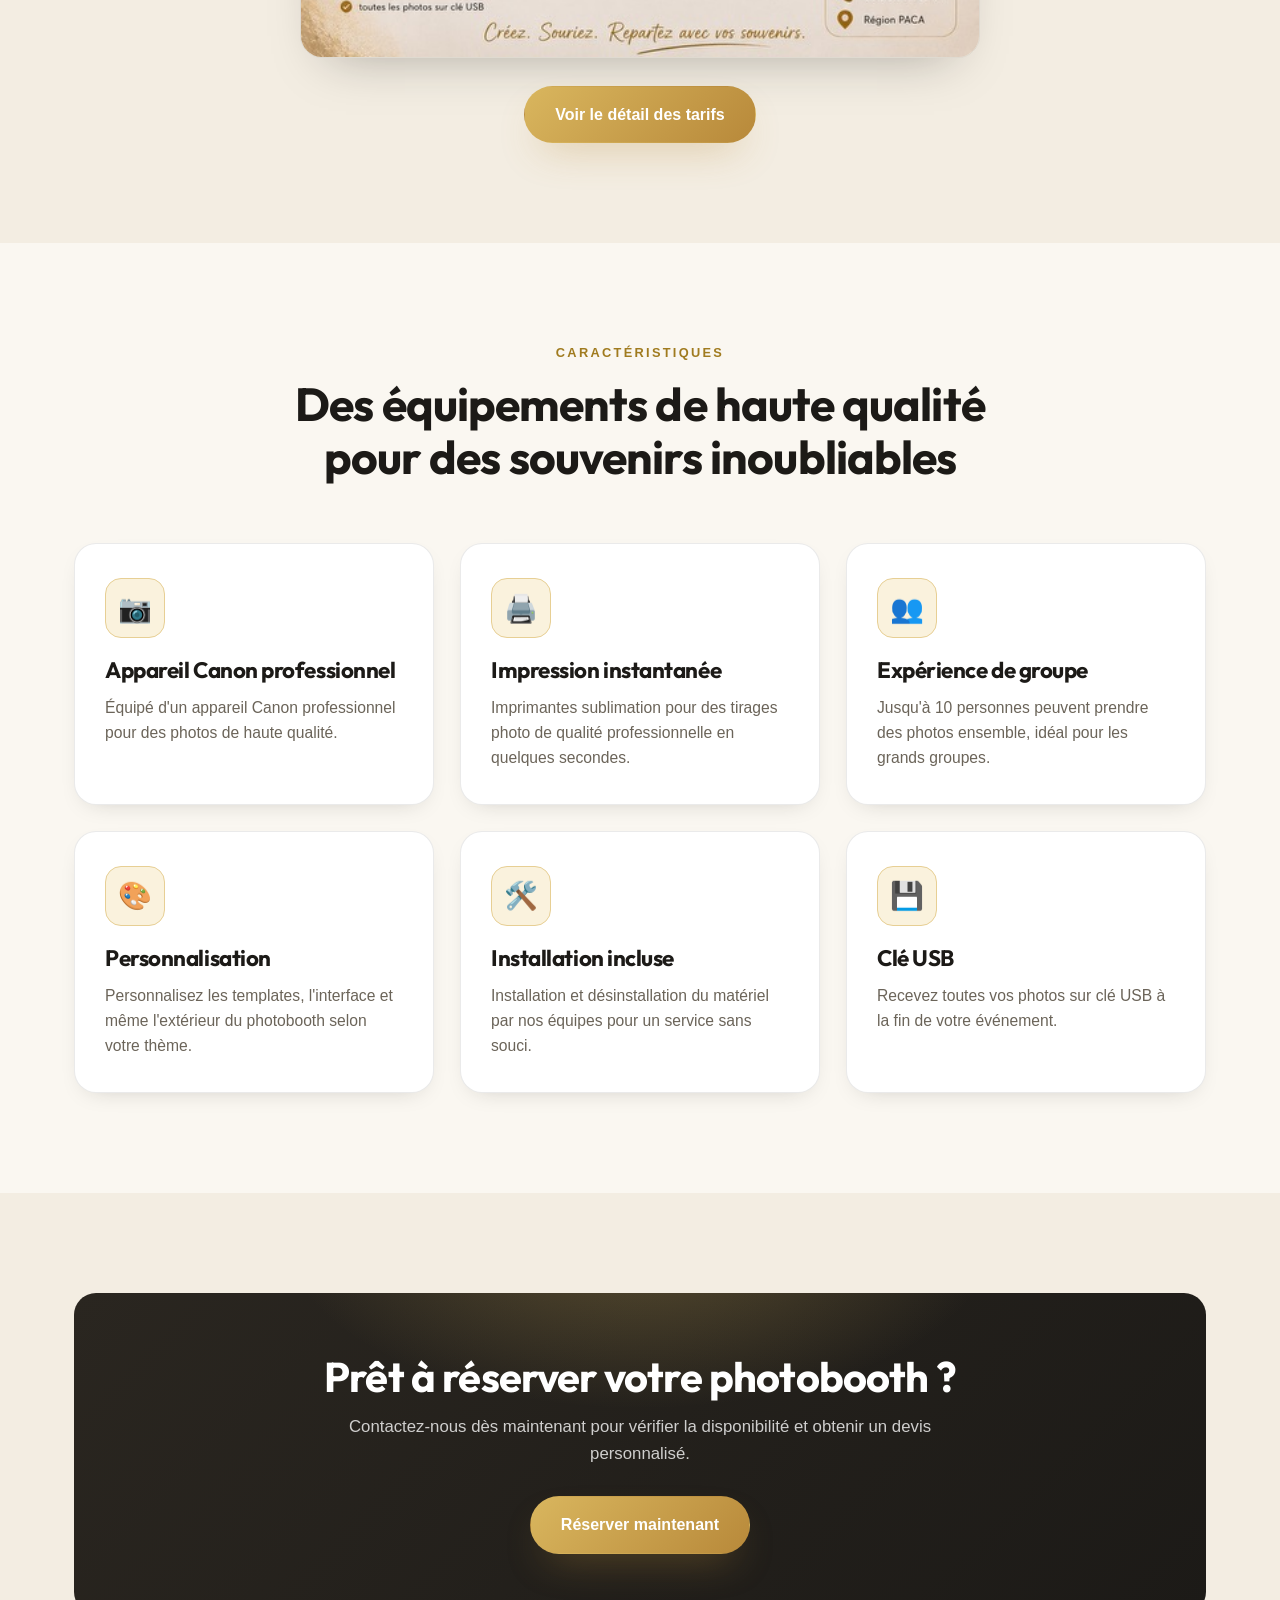
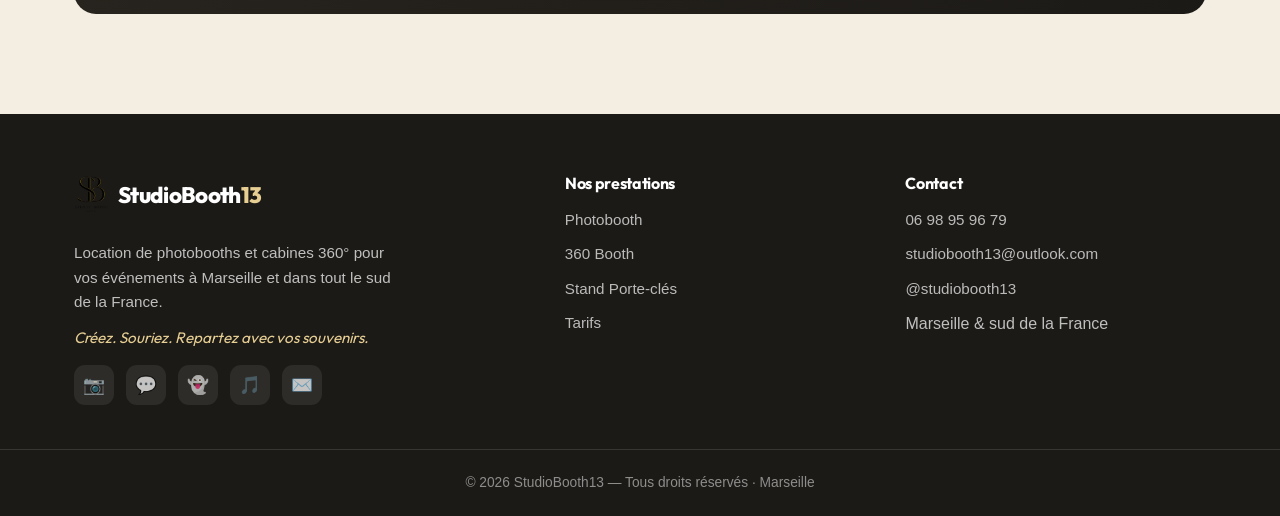
<file: photobooth.html>
<!DOCTYPE html>
<html lang="fr">
<head>
  <meta charset="UTF-8" />
  <meta name="viewport" content="width=device-width, initial-scale=1.0" />
  <title>Photobooth — Location borne photo à Marseille | StudioBooth13</title>
  <meta name="description" content="Photobooth classique et vintage avec impressions instantanées, appareil Canon professionnel et personnalisation illimitée. Location pour mariages et événements à Marseille." />
  <meta name="theme-color" content="#c2982f" />
  <link rel="preconnect" href="https://fonts.googleapis.com" />
  <link rel="preconnect" href="https://fonts.gstatic.com" crossorigin />
  <link href="https://fonts.googleapis.com/css2?family=Outfit:wght@500;600;700;800&display=swap" rel="stylesheet" />
  <link rel="stylesheet" href="styles.css" />
  <link rel="icon" href="assets/logo.png" />
  <link rel="apple-touch-icon" href="assets/logo.png" />
</head>
<body>
  <header class="header" id="header">
    <div class="container header__inner">
      <a href="index.html" class="brand" aria-label="StudioBooth13 accueil">
        <img src="assets/logo.png" alt="StudioBooth13" class="brand__logo" />
        <span class="brand__name">StudioBooth<b>13</b></span>
      </a>
      <nav class="nav" id="nav">
        <a href="index.html" class="nav__link">Accueil</a>
        <a href="photobooth.html" class="nav__link is-active">Photobooth</a>
        <a href="cabine-360.html" class="nav__link">360 Booth</a>
        <a href="stand-porte-cles.html" class="nav__link">Stand Porte-clés</a>
        <a href="tarifs.html" class="nav__link">Tarifs</a>
        <a href="contact.html" class="nav__cta">Réserver</a>
      </nav>
      <button class="nav__toggle" id="navToggle" aria-label="Ouvrir le menu" aria-expanded="false">
        <span></span><span></span><span></span>
      </button>
    </div>
  </header>

  <!-- HERO -->
  <section class="hero hero--page">
    <div class="container hero__inner">
      <p class="hero__eyebrow">📸 Photobooth Classique &amp; Vintage</p>
      <h1 class="hero__title">Une expérience photo interactive pour tous vos <span class="gold-text">événements</span></h1>
      <p class="hero__subtitle">Notre photobooth classique offre une expérience photo interactive et amusante pour vos invités. Avec son design élégant et ses finitions bois, il s'adapte parfaitement à tous types d'événements, des mariages aux soirées d'entreprise.</p>
      <div class="hero__actions">
        <a href="contact.html" class="btn btn--primary">Réserver maintenant</a>
        <a href="tarifs.html" class="btn btn--ghost">Voir les tarifs</a>
      </div>
    </div>
  </section>

  <!-- SPLIT CLASSIQUE -->
  <section class="section">
    <div class="container">
      <div class="split">
        <img class="split__photo" src="assets/photobooth-classique.jpg" alt="Photobooth Classique aux finitions bois" loading="lazy" />
        <div class="split__content">
          <h2>Le photobooth classique</h2>
          <p>Un design élégant et chaleureux qui s'intègre à tous vos décors, pour des photos de qualité que vos invités emportent sur-le-champ.</p>
          <ul class="checklist">
            <li>Impressions instantanées de haute qualité</li>
            <li>Personnalisation des templates selon votre événement</li>
            <li>Installation / désinstallation du matériel</li>
            <li>Toutes les photos sur clé USB</li>
          </ul>
        </div>
      </div>
    </div>
  </section>

  <!-- SPLIT VINTAGE -->
  <section class="section section--tint">
    <div class="container">
      <div class="split">
        <div class="split__content">
          <h2>Version Vintage</h2>
          <p>Notre photobooth vintage est l'option idéale pour ceux qui recherchent une expérience photo exceptionnelle. Avec son design luxueux et ses fonctionnalités avancées, il ajoutera une touche d'élégance à votre événement.</p>
          <ul class="checklist">
            <li>Design luxueux et fonctionnalités avancées</li>
            <li>Fond personnalisable selon votre thème</li>
            <li>Impressions instantanées de haute qualité</li>
            <li>Toutes les photos sur clé USB</li>
          </ul>
        </div>
        <img class="split__photo is-top" src="assets/photobooth-vintage.jpg" alt="Photobooth Vintage, design luxueux" loading="lazy" />
      </div>
    </div>
  </section>

  <!-- PHOTOBOOTH MIROIR -->
  <section class="section">
    <div class="container">
      <div class="section__head">
        <p class="section__eyebrow">Nouveauté</p>
        <h2 class="section__title">Le Photobooth Miroir</h2>
        <p class="section__lead">Un miroir interactif et élégant, encadré façon cadre doré, qui transforme la prise de photo en véritable expérience. Disponible en finition <strong>Noir</strong>, <strong>Blanc</strong> et <strong>Miroir</strong>.</p>
      </div>
      <div class="note-card">
        <span class="note-card__icon">♾️</span>
        <p>Le <strong>Photobooth Miroir</strong> est disponible <strong>uniquement avec les formules illimitées</strong> (4h ou 6h). Profitez de tirages illimités et d'une animation premium tout au long de votre événement.</p>
      </div>
    </div>
  </section>

  <!-- AFFICHE TARIFS PHOTOBOOTH -->
  <section class="section section--tint">
    <div class="container">
      <div class="section__head">
        <p class="section__eyebrow">Nos formules en un coup d'œil</p>
        <h2 class="section__title">Tarifs Photobooth</h2>
      </div>
      <img class="affiche" src="assets/affiche-photobooth.jpg" alt="Tarifs Photobooth StudioBooth13 : formules 200 et 400 tirages, formules illimitées, Photobooth Noir, Blanc et Miroir, options" loading="lazy" />
      <div style="text-align:center; margin-top:28px;">
        <a href="tarifs.html" class="btn btn--primary">Voir le détail des tarifs</a>
      </div>
    </div>
  </section>

  <!-- CARACTERISTIQUES -->
  <section class="section">
    <div class="container">
      <div class="section__head">
        <p class="section__eyebrow">Caractéristiques</p>
        <h2 class="section__title">Des équipements de haute qualité pour des souvenirs inoubliables</h2>
      </div>
      <div class="grid grid--3">
        <article class="card">
          <div class="card__icon">📷</div>
          <h3 class="card__title">Appareil Canon professionnel</h3>
          <p class="card__text">Équipé d'un appareil Canon professionnel pour des photos de haute qualité.</p>
        </article>
        <article class="card">
          <div class="card__icon">🖨️</div>
          <h3 class="card__title">Impression instantanée</h3>
          <p class="card__text">Imprimantes sublimation pour des tirages photo de qualité professionnelle en quelques secondes.</p>
        </article>
        <article class="card">
          <div class="card__icon">👥</div>
          <h3 class="card__title">Expérience de groupe</h3>
          <p class="card__text">Jusqu'à 10 personnes peuvent prendre des photos ensemble, idéal pour les grands groupes.</p>
        </article>
        <article class="card">
          <div class="card__icon">🎨</div>
          <h3 class="card__title">Personnalisation</h3>
          <p class="card__text">Personnalisez les templates, l'interface et même l'extérieur du photobooth selon votre thème.</p>
        </article>
        <article class="card">
          <div class="card__icon">🛠️</div>
          <h3 class="card__title">Installation incluse</h3>
          <p class="card__text">Installation et désinstallation du matériel par nos équipes pour un service sans souci.</p>
        </article>
        <article class="card">
          <div class="card__icon">💾</div>
          <h3 class="card__title">Clé USB</h3>
          <p class="card__text">Recevez toutes vos photos sur clé USB à la fin de votre événement.</p>
        </article>
      </div>
    </div>
  </section>

  <!-- CTA -->
  <section class="section section--tint">
    <div class="container">
      <div class="cta-band">
        <h2>Prêt à réserver votre photobooth ?</h2>
        <p>Contactez-nous dès maintenant pour vérifier la disponibilité et obtenir un devis personnalisé.</p>
        <a href="contact.html" class="btn btn--primary">Réserver maintenant</a>
      </div>
    </div>
  </section>

  <!-- FOOTER -->
  <footer class="footer">
    <div class="container footer__inner">
      <div class="footer__brand">
        <a href="index.html" class="brand"><img src="assets/logo.png" alt="StudioBooth13" class="brand__logo" /><span class="brand__name">StudioBooth<b>13</b></span></a>
        <p>Location de photobooths et cabines 360° pour vos événements à Marseille et dans tout le sud de la France.</p>
        <p class="footer__tagline">Créez. Souriez. Repartez avec vos souvenirs.</p>
        <div class="footer__socials">
          <a href="https://instagram.com/studiobooth13" target="_blank" rel="noopener" aria-label="Instagram">📷</a>
          <a href="https://wa.me/33698959679" target="_blank" rel="noopener" aria-label="WhatsApp">💬</a>
          <a href="https://www.snapchat.com/add/studiobooth13" target="_blank" rel="noopener" aria-label="Snapchat">👻</a>
          <a href="https://www.tiktok.com/@studiobooth13" target="_blank" rel="noopener" aria-label="TikTok">🎵</a>
          <a href="mailto:studiobooth13@outlook.com" aria-label="Email">✉️</a>
        </div>
      </div>
      <div class="footer__col">
        <h4>Nos prestations</h4>
        <a href="photobooth.html">Photobooth</a>
        <a href="cabine-360.html">360 Booth</a>
        <a href="stand-porte-cles.html">Stand Porte-clés</a>
        <a href="tarifs.html">Tarifs</a>
      </div>
      <div class="footer__col">
        <h4>Contact</h4>
        <a href="tel:+33698959679">06 98 95 96 79</a>
        <a href="mailto:studiobooth13@outlook.com">studiobooth13@outlook.com</a>
        <a href="https://instagram.com/studiobooth13" target="_blank" rel="noopener">@studiobooth13</a>
        <span>Marseille &amp; sud de la France</span>
      </div>
    </div>
    <div class="footer__bottom"><div class="container"><p>© <span id="year"></span> StudioBooth13 — Tous droits réservés · Marseille</p></div></div>
  </footer>

  <div class="floating floating--bottom">
    <a href="https://wa.me/33698959679" target="_blank" rel="noopener" class="fab fab--wa" aria-label="Nous écrire sur WhatsApp">
      <svg class="fab__icon" viewBox="0 0 32 32" fill="currentColor" aria-hidden="true"><path d="M16.04 4C9.4 4 4 9.4 4 16.04c0 2.12.56 4.18 1.6 6L4 28l6.12-1.6a12 12 0 0 0 5.92 1.52h.01C22.68 27.92 28 22.6 28 15.96 28 9.32 22.68 4 16.04 4zm0 21.84h-.01a9.9 9.9 0 0 1-5.04-1.38l-.36-.22-3.74.98 1-3.64-.24-.38a9.86 9.86 0 0 1-1.52-5.26c0-5.48 4.46-9.94 9.96-9.94a9.9 9.9 0 0 1 9.92 9.96c0 5.48-4.46 9.9-9.93 9.9zm5.46-7.4c-.3-.15-1.77-.87-2.04-.97-.27-.1-.47-.15-.67.15-.2.3-.77.97-.94 1.17-.17.2-.35.22-.65.07-.3-.15-1.26-.46-2.4-1.48-.89-.79-1.49-1.77-1.66-2.07-.17-.3-.02-.46.13-.61.13-.13.3-.35.45-.52.15-.17.2-.3.3-.5.1-.2.05-.37-.02-.52-.07-.15-.67-1.62-.92-2.22-.24-.58-.49-.5-.67-.51l-.57-.01c-.2 0-.52.07-.79.37-.27.3-1.04 1.01-1.04 2.48s1.06 2.88 1.21 3.08c.15.2 2.1 3.2 5.08 4.49.71.31 1.26.49 1.69.62.71.23 1.36.2 1.87.12.57-.08 1.77-.72 2.02-1.42.25-.7.25-1.29.17-1.42-.07-.13-.27-.2-.57-.35z"/></svg>
      WhatsApp
    </a>
    <a href="contact.html" class="fab fab--book fab--reveal" aria-label="Réserver">📅 Réserver</a>
  </div>

  <script src="script.js"></script>
</body>
</html>
</file>
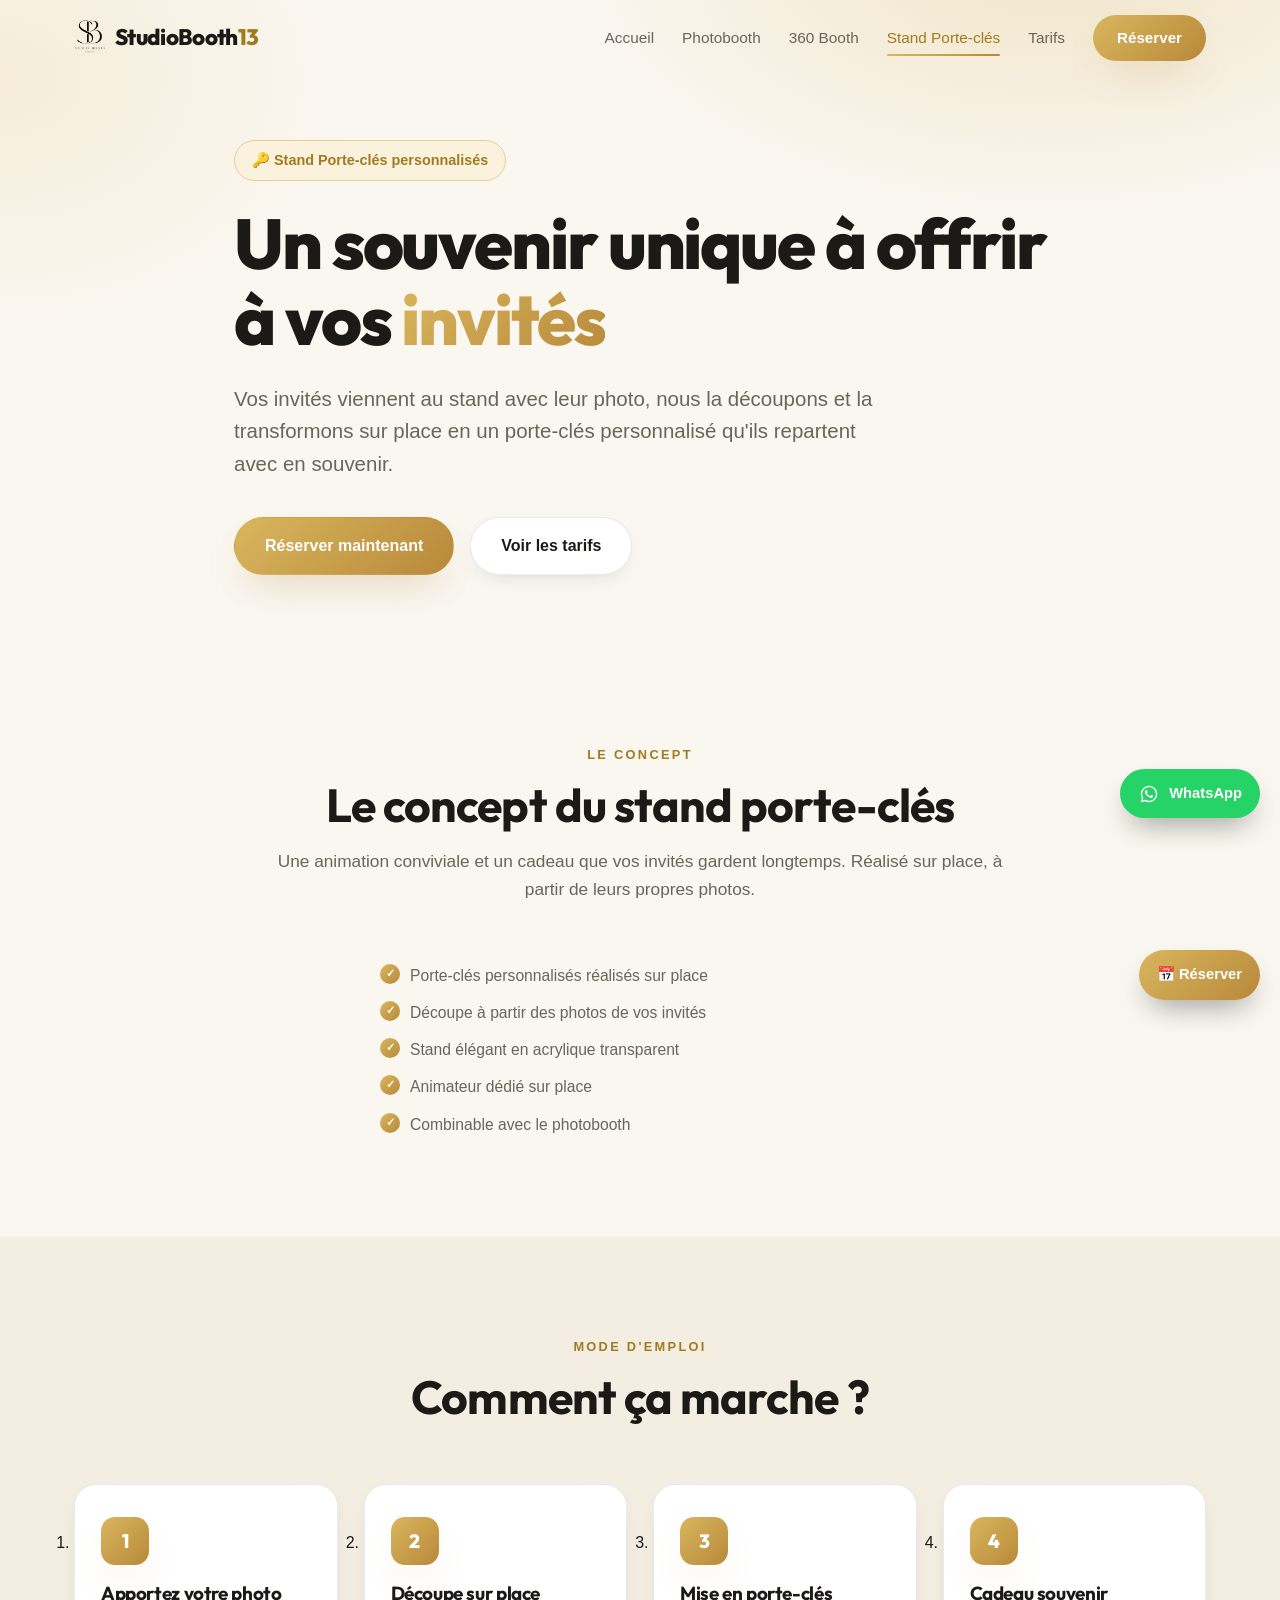
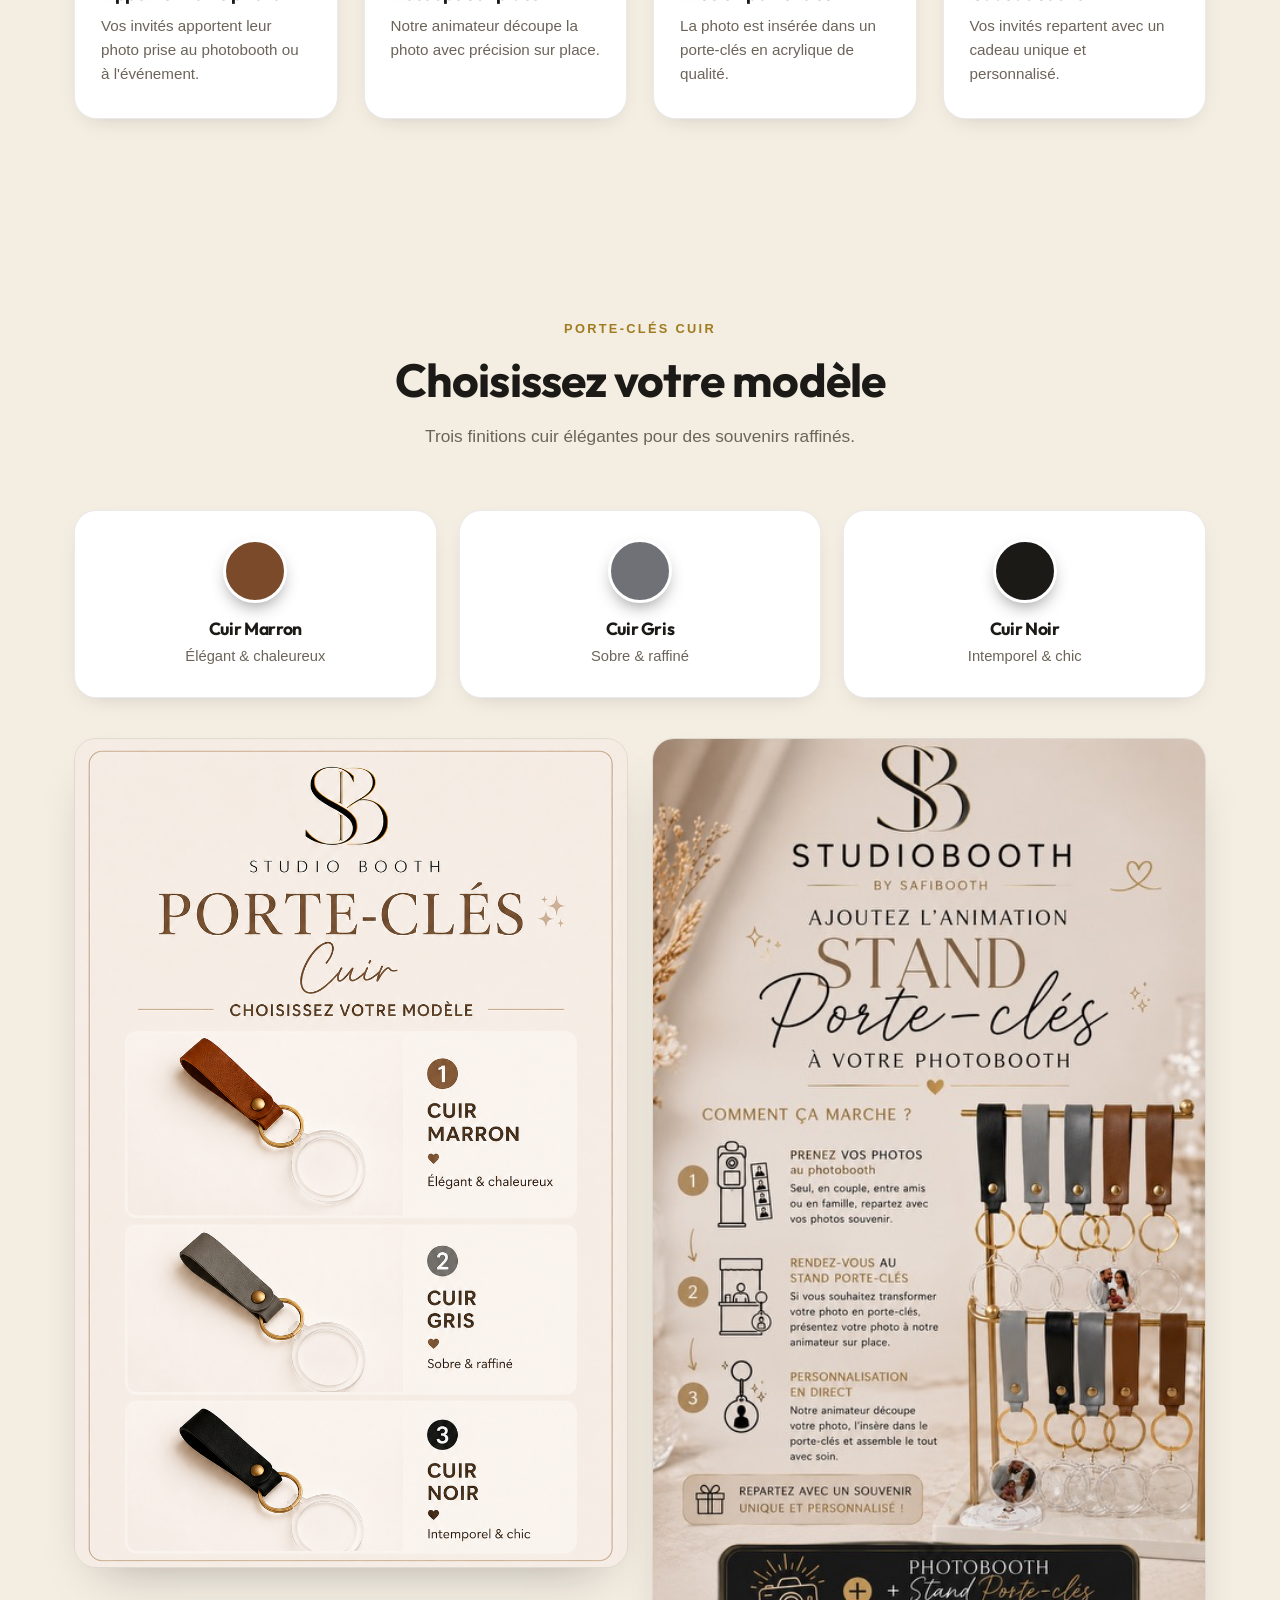
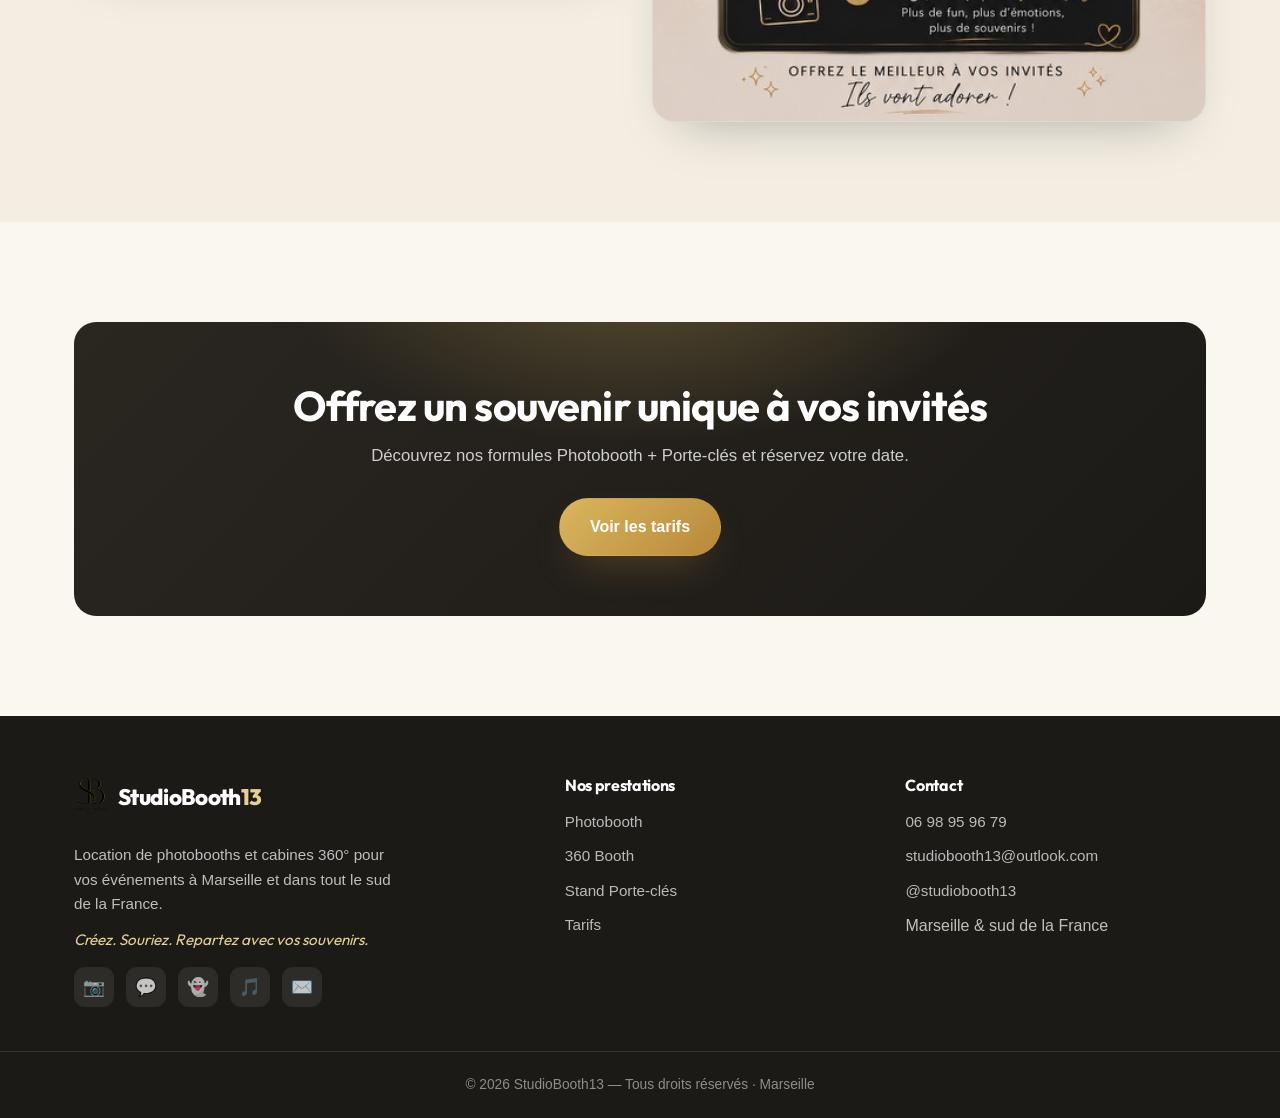
<file: stand-porte-cles.html>
<!DOCTYPE html>
<html lang="fr">
<head>
  <meta charset="UTF-8" />
  <meta name="viewport" content="width=device-width, initial-scale=1.0" />
  <title>Stand Porte-clés personnalisés — StudioBooth13</title>
  <meta name="description" content="Stand porte-clés personnalisés réalisés sur place : vos invités repartent avec un souvenir unique découpé à partir de leur photo. Combinable avec le photobooth." />
  <meta name="theme-color" content="#c2982f" />
  <link rel="preconnect" href="https://fonts.googleapis.com" />
  <link rel="preconnect" href="https://fonts.gstatic.com" crossorigin />
  <link href="https://fonts.googleapis.com/css2?family=Outfit:wght@500;600;700;800&display=swap" rel="stylesheet" />
  <link rel="stylesheet" href="styles.css" />
  <link rel="icon" href="assets/logo.png" />
  <link rel="apple-touch-icon" href="assets/logo.png" />
</head>
<body>
  <header class="header" id="header">
    <div class="container header__inner">
      <a href="index.html" class="brand" aria-label="StudioBooth13 accueil">
        <img src="assets/logo.png" alt="StudioBooth13" class="brand__logo" />
        <span class="brand__name">StudioBooth<b>13</b></span>
      </a>
      <nav class="nav" id="nav">
        <a href="index.html" class="nav__link">Accueil</a>
        <a href="photobooth.html" class="nav__link">Photobooth</a>
        <a href="cabine-360.html" class="nav__link">360 Booth</a>
        <a href="stand-porte-cles.html" class="nav__link is-active">Stand Porte-clés</a>
        <a href="tarifs.html" class="nav__link">Tarifs</a>
        <a href="contact.html" class="nav__cta">Réserver</a>
      </nav>
      <button class="nav__toggle" id="navToggle" aria-label="Ouvrir le menu" aria-expanded="false">
        <span></span><span></span><span></span>
      </button>
    </div>
  </header>

  <!-- HERO -->
  <section class="hero hero--page">
    <div class="container hero__inner">
      <p class="hero__eyebrow">🔑 Stand Porte-clés personnalisés</p>
      <h1 class="hero__title">Un souvenir unique à offrir à vos <span class="gold-text">invités</span></h1>
      <p class="hero__subtitle">Vos invités viennent au stand avec leur photo, nous la découpons et la transformons sur place en un porte-clés personnalisé qu'ils repartent avec en souvenir.</p>
      <div class="hero__actions">
        <a href="contact.html" class="btn btn--primary">Réserver maintenant</a>
        <a href="tarifs.html" class="btn btn--ghost">Voir les tarifs</a>
      </div>
    </div>
  </section>

  <!-- CONCEPT -->
  <section class="section">
    <div class="container container--narrow">
      <div class="section__head">
        <p class="section__eyebrow">Le concept</p>
        <h2 class="section__title">Le concept du stand porte-clés</h2>
        <p class="section__lead">Une animation conviviale et un cadeau que vos invités gardent longtemps. Réalisé sur place, à partir de leurs propres photos.</p>
      </div>
      <ul class="checklist" style="max-width: 520px; margin: 0 auto;">
        <li>Porte-clés personnalisés réalisés sur place</li>
        <li>Découpe à partir des photos de vos invités</li>
        <li>Stand élégant en acrylique transparent</li>
        <li>Animateur dédié sur place</li>
        <li>Combinable avec le photobooth</li>
      </ul>
    </div>
  </section>

  <!-- ETAPES -->
  <section class="section section--tint">
    <div class="container">
      <div class="section__head">
        <p class="section__eyebrow">Mode d'emploi</p>
        <h2 class="section__title">Comment ça marche ?</h2>
      </div>
      <ol class="steps__list steps__list--4">
        <li class="step">
          <span class="step__num">1</span>
          <h3>Apportez votre photo</h3>
          <p>Vos invités apportent leur photo prise au photobooth ou à l'événement.</p>
        </li>
        <li class="step">
          <span class="step__num">2</span>
          <h3>Découpe sur place</h3>
          <p>Notre animateur découpe la photo avec précision sur place.</p>
        </li>
        <li class="step">
          <span class="step__num">3</span>
          <h3>Mise en porte-clés</h3>
          <p>La photo est insérée dans un porte-clés en acrylique de qualité.</p>
        </li>
        <li class="step">
          <span class="step__num">4</span>
          <h3>Cadeau souvenir</h3>
          <p>Vos invités repartent avec un cadeau unique et personnalisé.</p>
        </li>
      </ol>
    </div>
  </section>

  <!-- COULEURS CUIR -->
  <section class="section section--tint">
    <div class="container">
      <div class="section__head">
        <p class="section__eyebrow">Porte-clés cuir</p>
        <h2 class="section__title">Choisissez votre modèle</h2>
        <p class="section__lead">Trois finitions cuir élégantes pour des souvenirs raffinés.</p>
      </div>
      <div class="colors-grid">
        <div class="color-card">
          <div class="color-swatch color-swatch--marron"></div>
          <h4>Cuir Marron</h4>
          <p>Élégant &amp; chaleureux</p>
        </div>
        <div class="color-card">
          <div class="color-swatch color-swatch--gris"></div>
          <h4>Cuir Gris</h4>
          <p>Sobre &amp; raffiné</p>
        </div>
        <div class="color-card">
          <div class="color-swatch color-swatch--noir"></div>
          <h4>Cuir Noir</h4>
          <p>Intemporel &amp; chic</p>
        </div>
      </div>
      <div class="affiche-grid" style="margin-top:40px; grid-template-columns: repeat(2, 1fr);">
        <img class="affiche" src="assets/porte-cles-cuir.png" alt="Porte-clés cuir StudioBooth13 : modèles marron, gris et noir" loading="lazy" />
        <img class="affiche" src="assets/affiche-stand-porte-cles.jpg" alt="Stand Porte-clés StudioBooth13 : comment ça marche" loading="lazy" />
      </div>
    </div>
  </section>

  <!-- CTA -->
  <section class="section">
    <div class="container">
      <div class="cta-band">
        <h2>Offrez un souvenir unique à vos invités</h2>
        <p>Découvrez nos formules Photobooth + Porte-clés et réservez votre date.</p>
        <a href="tarifs.html" class="btn btn--primary">Voir les tarifs</a>
      </div>
    </div>
  </section>

  <!-- FOOTER -->
  <footer class="footer">
    <div class="container footer__inner">
      <div class="footer__brand">
        <a href="index.html" class="brand"><img src="assets/logo.png" alt="StudioBooth13" class="brand__logo" /><span class="brand__name">StudioBooth<b>13</b></span></a>
        <p>Location de photobooths et cabines 360° pour vos événements à Marseille et dans tout le sud de la France.</p>
        <p class="footer__tagline">Créez. Souriez. Repartez avec vos souvenirs.</p>
        <div class="footer__socials">
          <a href="https://instagram.com/studiobooth13" target="_blank" rel="noopener" aria-label="Instagram">📷</a>
          <a href="https://wa.me/33698959679" target="_blank" rel="noopener" aria-label="WhatsApp">💬</a>
          <a href="https://www.snapchat.com/add/studiobooth13" target="_blank" rel="noopener" aria-label="Snapchat">👻</a>
          <a href="https://www.tiktok.com/@studiobooth13" target="_blank" rel="noopener" aria-label="TikTok">🎵</a>
          <a href="mailto:studiobooth13@outlook.com" aria-label="Email">✉️</a>
        </div>
      </div>
      <div class="footer__col">
        <h4>Nos prestations</h4>
        <a href="photobooth.html">Photobooth</a>
        <a href="cabine-360.html">360 Booth</a>
        <a href="stand-porte-cles.html">Stand Porte-clés</a>
        <a href="tarifs.html">Tarifs</a>
      </div>
      <div class="footer__col">
        <h4>Contact</h4>
        <a href="tel:+33698959679">06 98 95 96 79</a>
        <a href="mailto:studiobooth13@outlook.com">studiobooth13@outlook.com</a>
        <a href="https://instagram.com/studiobooth13" target="_blank" rel="noopener">@studiobooth13</a>
        <span>Marseille &amp; sud de la France</span>
      </div>
    </div>
    <div class="footer__bottom"><div class="container"><p>© <span id="year"></span> StudioBooth13 — Tous droits réservés · Marseille</p></div></div>
  </footer>

  <div class="floating floating--bottom">
    <a href="https://wa.me/33698959679" target="_blank" rel="noopener" class="fab fab--wa" aria-label="Nous écrire sur WhatsApp">
      <svg class="fab__icon" viewBox="0 0 32 32" fill="currentColor" aria-hidden="true"><path d="M16.04 4C9.4 4 4 9.4 4 16.04c0 2.12.56 4.18 1.6 6L4 28l6.12-1.6a12 12 0 0 0 5.92 1.52h.01C22.68 27.92 28 22.6 28 15.96 28 9.32 22.68 4 16.04 4zm0 21.84h-.01a9.9 9.9 0 0 1-5.04-1.38l-.36-.22-3.74.98 1-3.64-.24-.38a9.86 9.86 0 0 1-1.52-5.26c0-5.48 4.46-9.94 9.96-9.94a9.9 9.9 0 0 1 9.92 9.96c0 5.48-4.46 9.9-9.93 9.9zm5.46-7.4c-.3-.15-1.77-.87-2.04-.97-.27-.1-.47-.15-.67.15-.2.3-.77.97-.94 1.17-.17.2-.35.22-.65.07-.3-.15-1.26-.46-2.4-1.48-.89-.79-1.49-1.77-1.66-2.07-.17-.3-.02-.46.13-.61.13-.13.3-.35.45-.52.15-.17.2-.3.3-.5.1-.2.05-.37-.02-.52-.07-.15-.67-1.62-.92-2.22-.24-.58-.49-.5-.67-.51l-.57-.01c-.2 0-.52.07-.79.37-.27.3-1.04 1.01-1.04 2.48s1.06 2.88 1.21 3.08c.15.2 2.1 3.2 5.08 4.49.71.31 1.26.49 1.69.62.71.23 1.36.2 1.87.12.57-.08 1.77-.72 2.02-1.42.25-.7.25-1.29.17-1.42-.07-.13-.27-.2-.57-.35z"/></svg>
      WhatsApp
    </a>
    <a href="contact.html" class="fab fab--book fab--reveal" aria-label="Réserver">📅 Réserver</a>
  </div>

  <script src="script.js"></script>
</body>
</html>
</file>
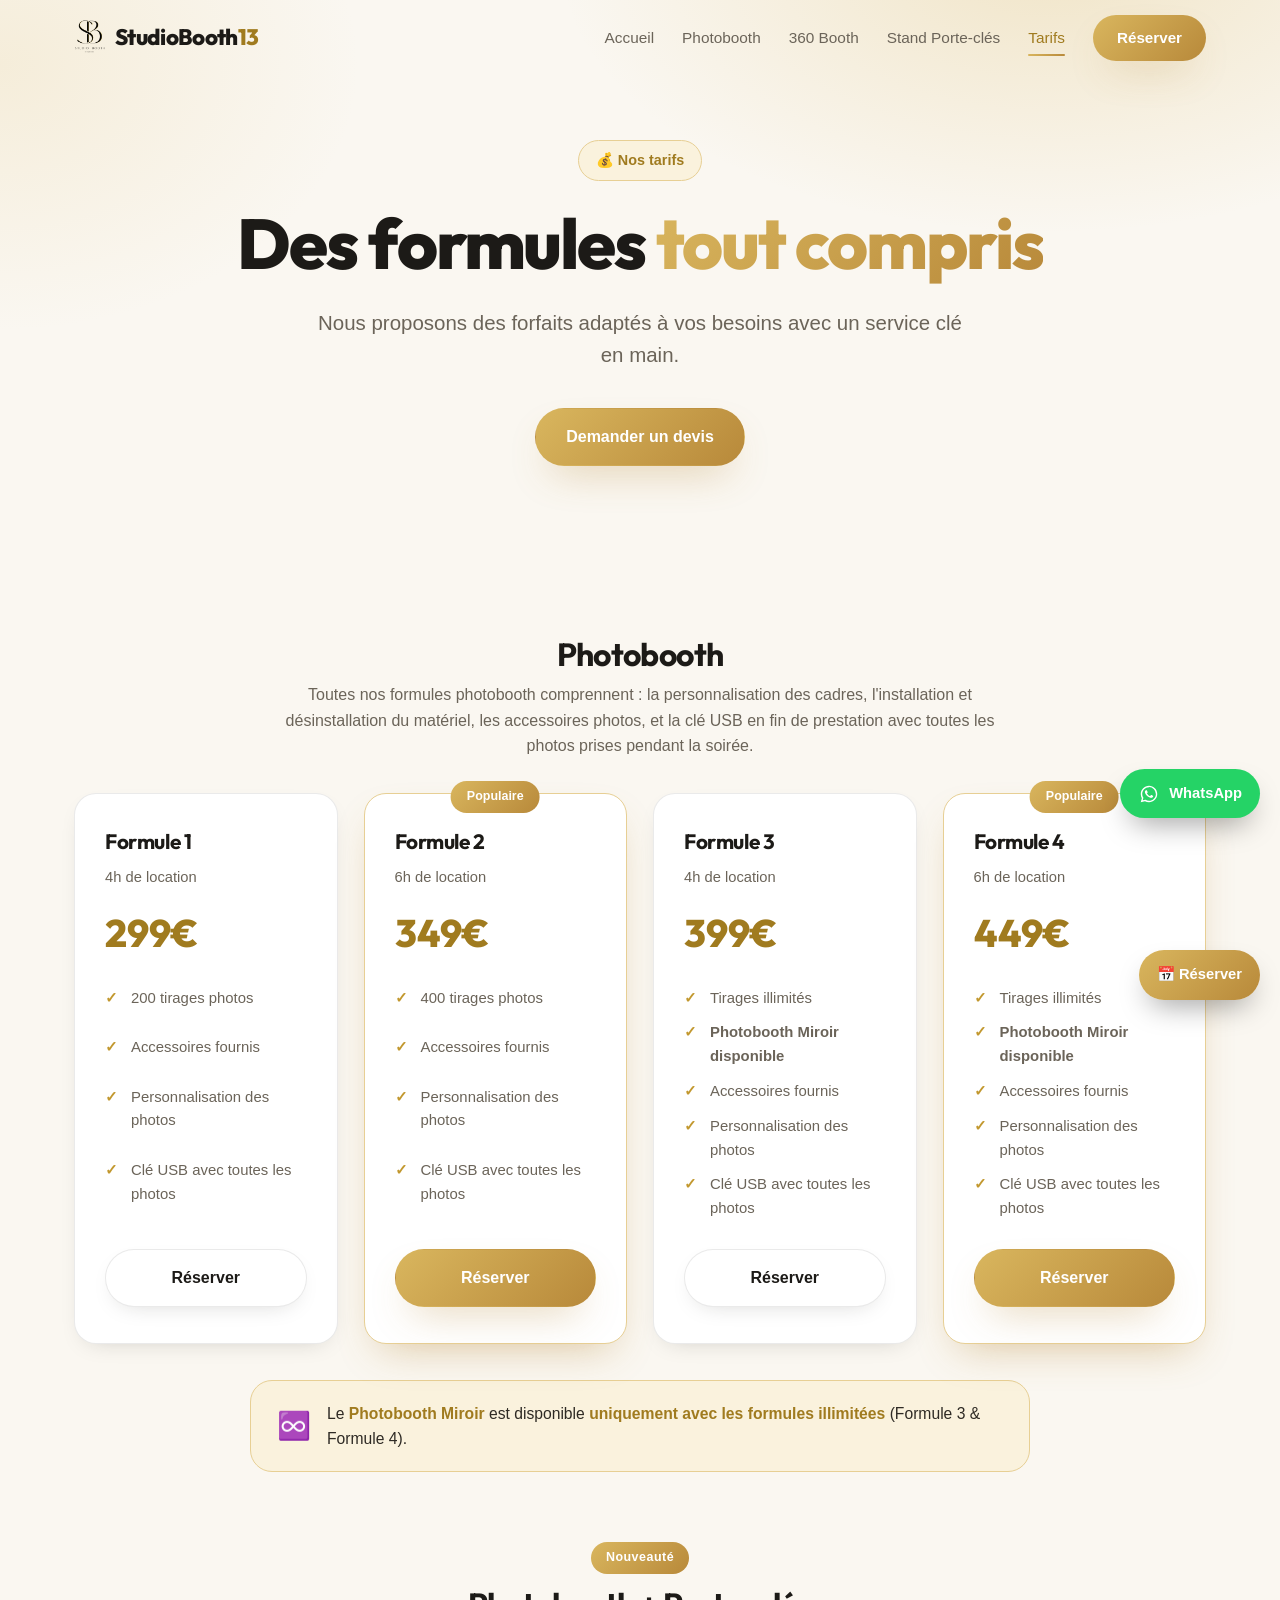
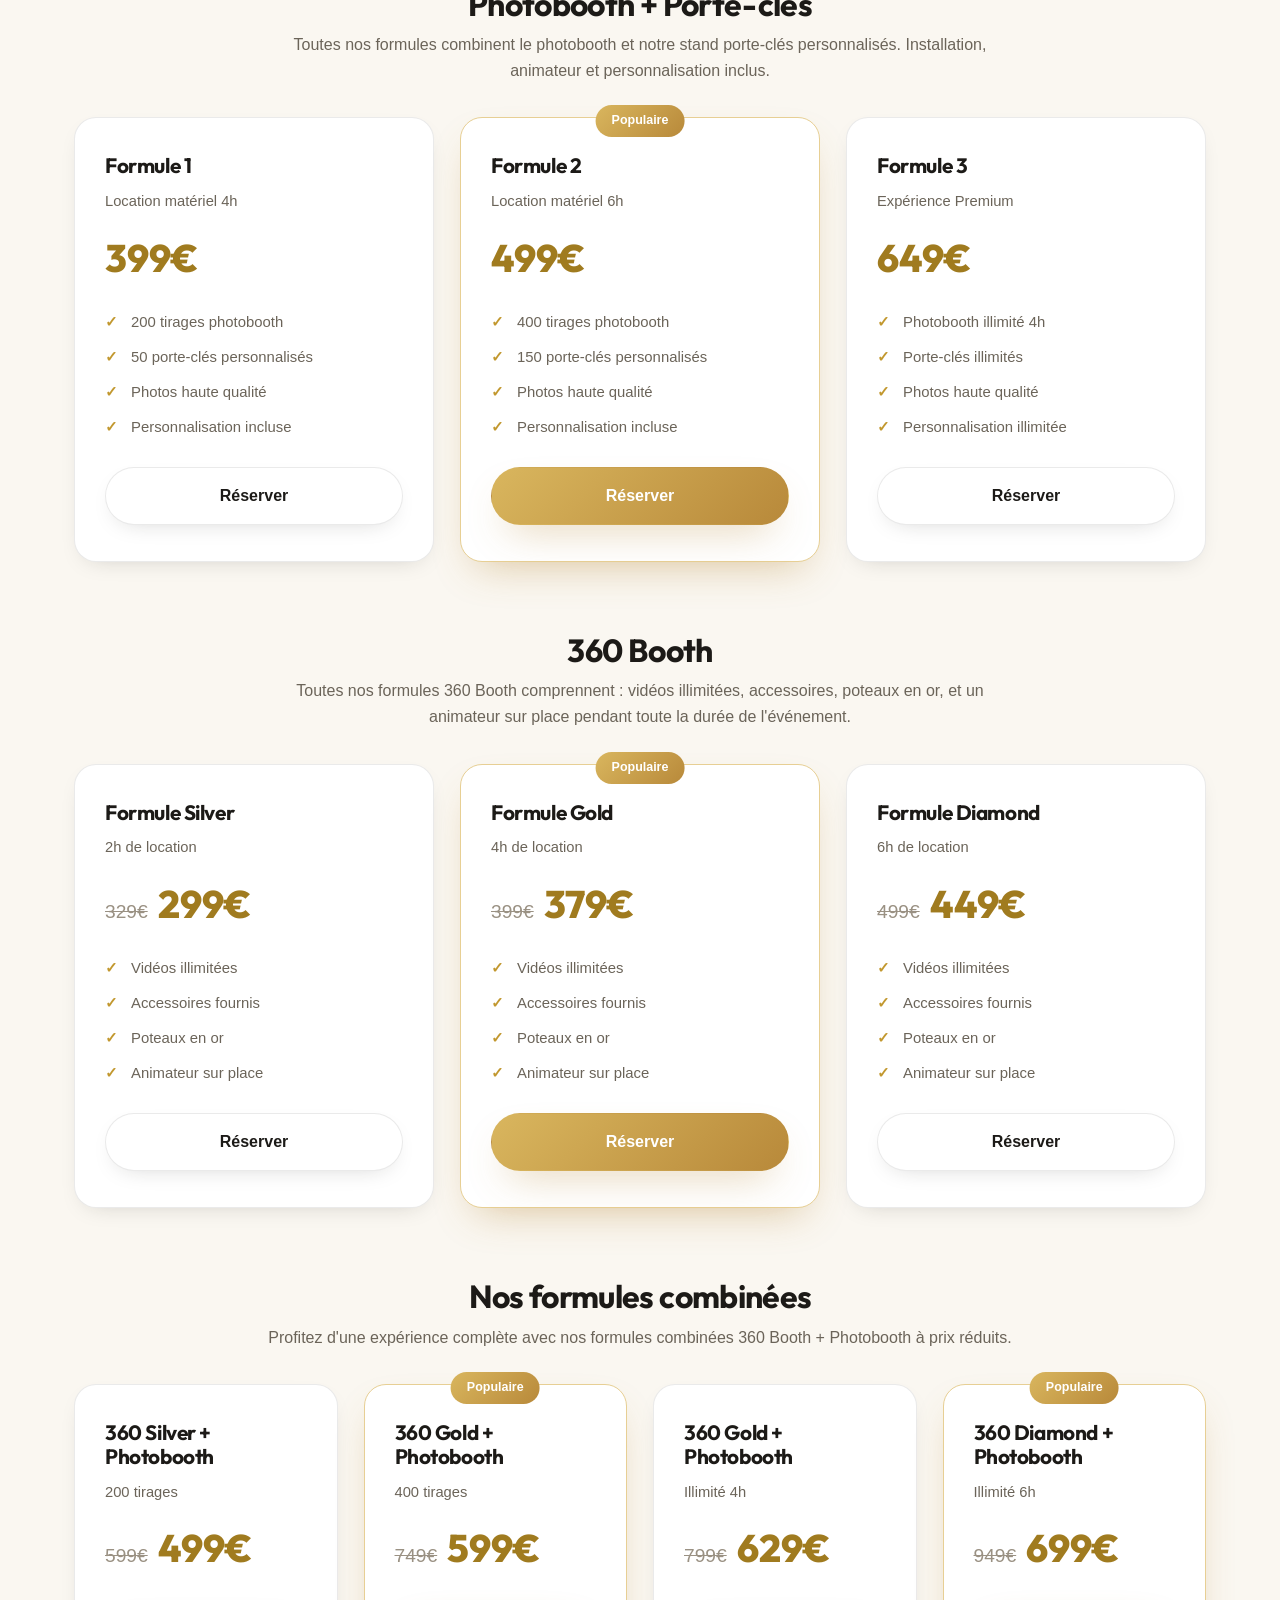
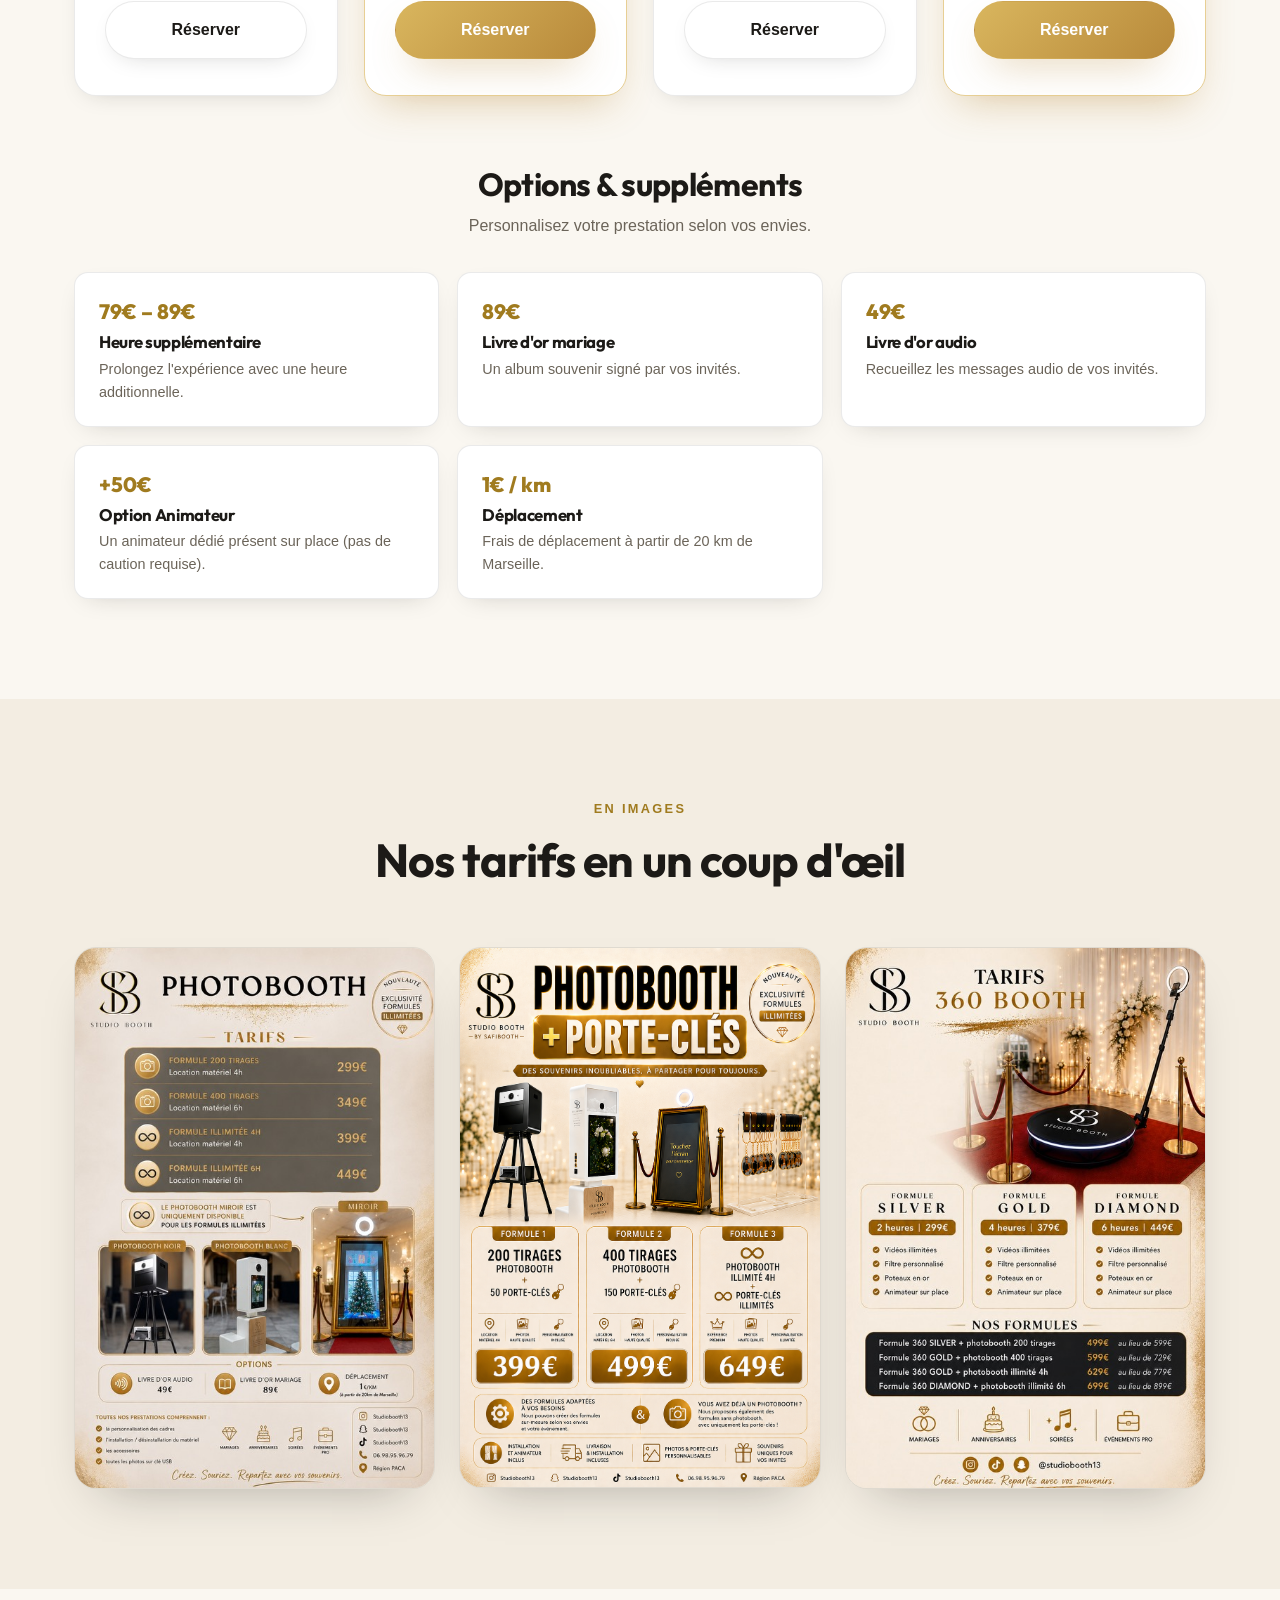
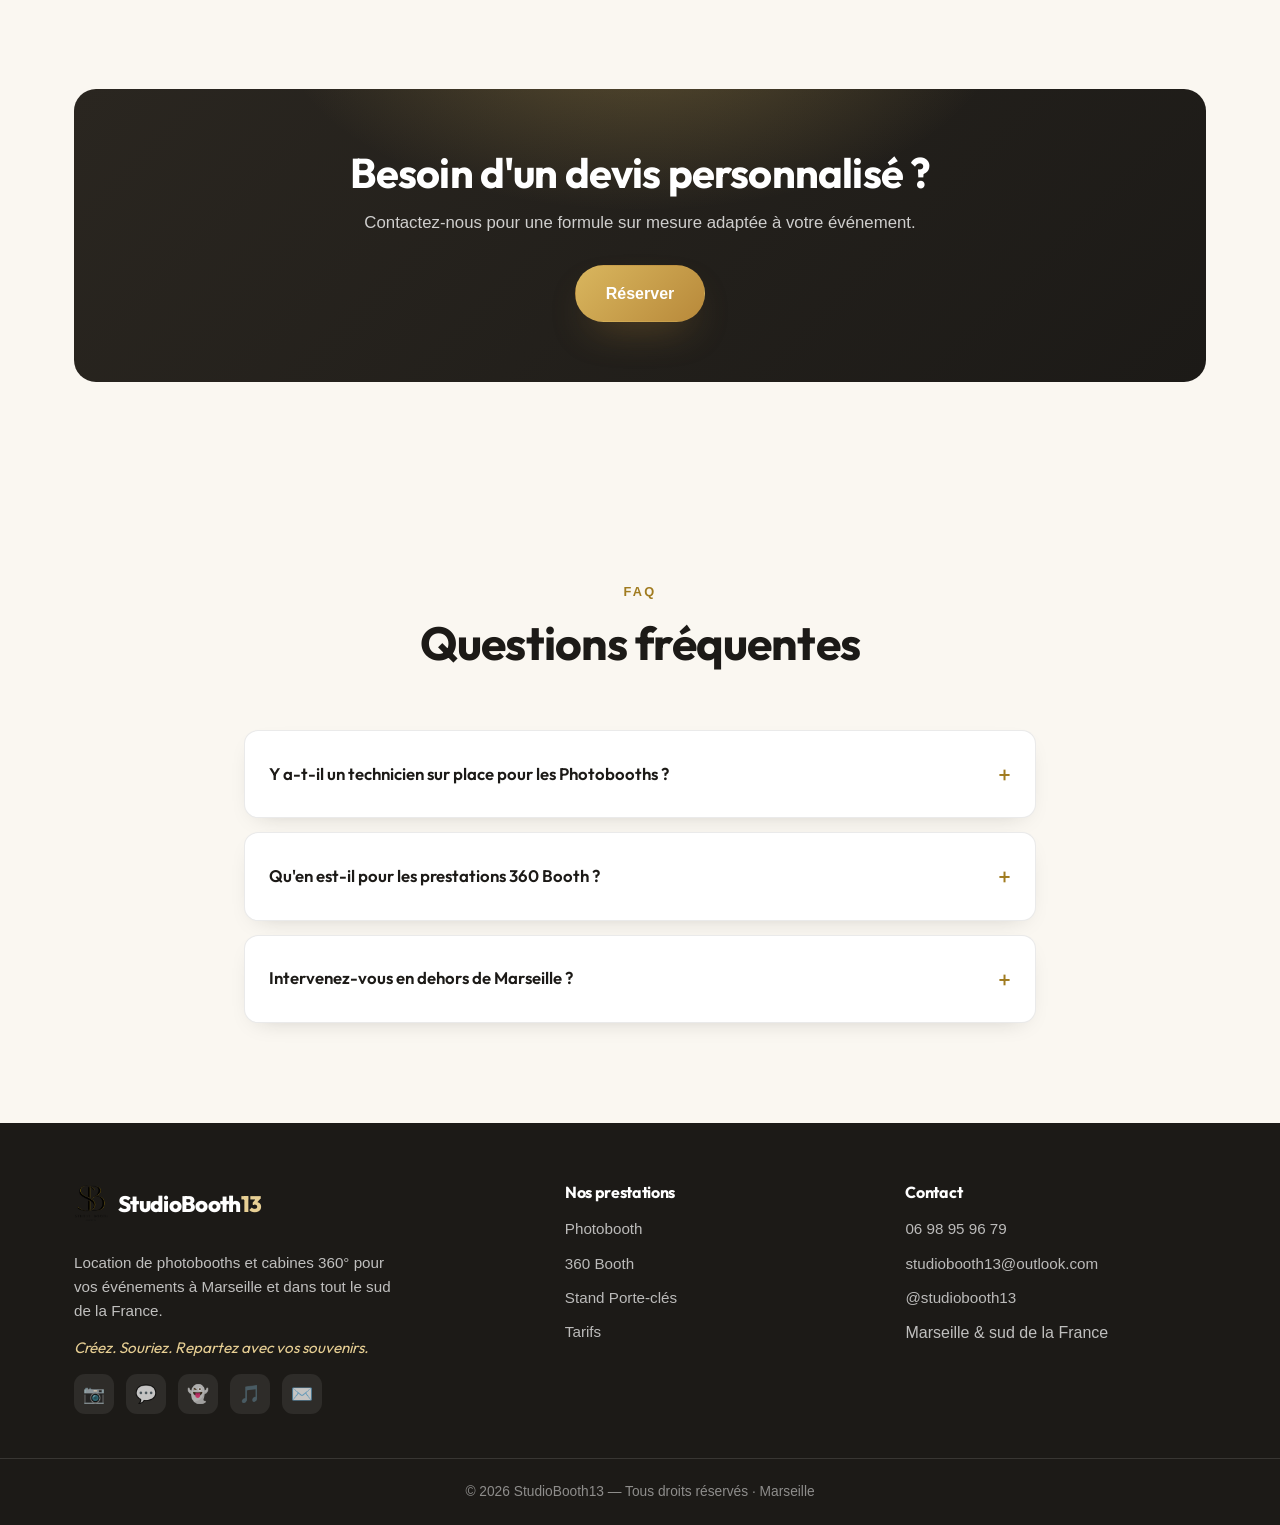
<file: tarifs.html>
<!DOCTYPE html>
<html lang="fr">
<head>
  <meta charset="UTF-8" />
  <meta name="viewport" content="width=device-width, initial-scale=1.0" />
  <title>Tarifs — Photobooth, 360 Booth & Porte-clés | StudioBooth13</title>
  <meta name="description" content="Tarifs StudioBooth13 : formules Photobooth dès 299€, Photobooth + Porte-clés dès 399€, et 360 Booth + Photobooth dès 499€. Service clé en main à Marseille." />
  <meta name="theme-color" content="#c2982f" />
  <link rel="preconnect" href="https://fonts.googleapis.com" />
  <link rel="preconnect" href="https://fonts.gstatic.com" crossorigin />
  <link href="https://fonts.googleapis.com/css2?family=Outfit:wght@500;600;700;800&display=swap" rel="stylesheet" />
  <link rel="stylesheet" href="styles.css" />
  <link rel="icon" href="assets/logo.png" />
  <link rel="apple-touch-icon" href="assets/logo.png" />
</head>
<body>
  <header class="header" id="header">
    <div class="container header__inner">
      <a href="index.html" class="brand" aria-label="StudioBooth13 accueil">
        <img src="assets/logo.png" alt="StudioBooth13" class="brand__logo" />
        <span class="brand__name">StudioBooth<b>13</b></span>
      </a>
      <nav class="nav" id="nav">
        <a href="index.html" class="nav__link">Accueil</a>
        <a href="photobooth.html" class="nav__link">Photobooth</a>
        <a href="cabine-360.html" class="nav__link">360 Booth</a>
        <a href="stand-porte-cles.html" class="nav__link">Stand Porte-clés</a>
        <a href="tarifs.html" class="nav__link is-active">Tarifs</a>
        <a href="contact.html" class="nav__cta">Réserver</a>
      </nav>
      <button class="nav__toggle" id="navToggle" aria-label="Ouvrir le menu" aria-expanded="false">
        <span></span><span></span><span></span>
      </button>
    </div>
  </header>

  <!-- HERO -->
  <section class="hero hero--page hero--center">
    <div class="container hero__inner">
      <p class="hero__eyebrow">💰 Nos tarifs</p>
      <h1 class="hero__title">Des formules <span class="gold-text">tout compris</span></h1>
      <p class="hero__subtitle">Nous proposons des forfaits adaptés à vos besoins avec un service clé en main.</p>
      <div class="hero__actions">
        <a href="contact.html" class="btn btn--primary">Demander un devis</a>
      </div>
    </div>
  </section>

  <section class="section">
    <div class="container">

      <!-- FORMULES PHOTOBOOTH -->
      <div class="pricing-group">
        <div class="pricing-group__head">
          <h3>Photobooth</h3>
          <p>Toutes nos formules photobooth comprennent : la personnalisation des cadres, l'installation et désinstallation du matériel, les accessoires photos, et la clé USB en fin de prestation avec toutes les photos prises pendant la soirée.</p>
        </div>
        <div class="grid grid--4">
          <article class="plan">
            <h3 class="plan__name">Formule 1</h3>
            <p class="plan__detail">4h de location</p>
            <p class="plan__price"><strong>299€</strong></p>
            <ul class="plan__features">
              <li>200 tirages photos</li>
              <li>Accessoires fournis</li>
              <li>Personnalisation des photos</li>
              <li>Clé USB avec toutes les photos</li>
            </ul>
            <a href="contact.html" class="btn btn--ghost btn--block">Réserver</a>
          </article>
          <article class="plan plan--featured">
            <span class="plan__badge">Populaire</span>
            <h3 class="plan__name">Formule 2</h3>
            <p class="plan__detail">6h de location</p>
            <p class="plan__price"><strong>349€</strong></p>
            <ul class="plan__features">
              <li>400 tirages photos</li>
              <li>Accessoires fournis</li>
              <li>Personnalisation des photos</li>
              <li>Clé USB avec toutes les photos</li>
            </ul>
            <a href="contact.html" class="btn btn--primary btn--block">Réserver</a>
          </article>
          <article class="plan">
            <h3 class="plan__name">Formule 3</h3>
            <p class="plan__detail">4h de location</p>
            <p class="plan__price"><strong>399€</strong></p>
            <ul class="plan__features">
              <li>Tirages illimités</li>
              <li><strong>Photobooth Miroir disponible</strong></li>
              <li>Accessoires fournis</li>
              <li>Personnalisation des photos</li>
              <li>Clé USB avec toutes les photos</li>
            </ul>
            <a href="contact.html" class="btn btn--ghost btn--block">Réserver</a>
          </article>
          <article class="plan plan--featured">
            <span class="plan__badge">Populaire</span>
            <h3 class="plan__name">Formule 4</h3>
            <p class="plan__detail">6h de location</p>
            <p class="plan__price"><strong>449€</strong></p>
            <ul class="plan__features">
              <li>Tirages illimités</li>
              <li><strong>Photobooth Miroir disponible</strong></li>
              <li>Accessoires fournis</li>
              <li>Personnalisation des photos</li>
              <li>Clé USB avec toutes les photos</li>
            </ul>
            <a href="contact.html" class="btn btn--primary btn--block">Réserver</a>
          </article>
        </div>
        <div class="note-card">
          <span class="note-card__icon">♾️</span>
          <p>Le <strong>Photobooth Miroir</strong> est disponible <strong>uniquement avec les formules illimitées</strong> (Formule 3 &amp; Formule 4).</p>
        </div>
      </div>

      <!-- PHOTOBOOTH + PORTE-CLES -->
      <div class="pricing-group">
        <div class="pricing-group__head">
          <span class="group-tag">Nouveauté</span>
          <h3>Photobooth + Porte-clés</h3>
          <p>Toutes nos formules combinent le photobooth et notre stand porte-clés personnalisés. Installation, animateur et personnalisation inclus.</p>
        </div>
        <div class="grid grid--3">
          <article class="plan">
            <h3 class="plan__name">Formule 1</h3>
            <p class="plan__detail">Location matériel 4h</p>
            <p class="plan__price"><strong>399€</strong></p>
            <ul class="plan__features">
              <li>200 tirages photobooth</li>
              <li>50 porte-clés personnalisés</li>
              <li>Photos haute qualité</li>
              <li>Personnalisation incluse</li>
            </ul>
            <a href="contact.html" class="btn btn--ghost btn--block">Réserver</a>
          </article>
          <article class="plan plan--featured">
            <span class="plan__badge">Populaire</span>
            <h3 class="plan__name">Formule 2</h3>
            <p class="plan__detail">Location matériel 6h</p>
            <p class="plan__price"><strong>499€</strong></p>
            <ul class="plan__features">
              <li>400 tirages photobooth</li>
              <li>150 porte-clés personnalisés</li>
              <li>Photos haute qualité</li>
              <li>Personnalisation incluse</li>
            </ul>
            <a href="contact.html" class="btn btn--primary btn--block">Réserver</a>
          </article>
          <article class="plan">
            <h3 class="plan__name">Formule 3</h3>
            <p class="plan__detail">Expérience Premium</p>
            <p class="plan__price"><strong>649€</strong></p>
            <ul class="plan__features">
              <li>Photobooth illimité 4h</li>
              <li>Porte-clés illimités</li>
              <li>Photos haute qualité</li>
              <li>Personnalisation illimitée</li>
            </ul>
            <a href="contact.html" class="btn btn--ghost btn--block">Réserver</a>
          </article>
        </div>
      </div>

      <!-- 360 BOOTH -->
      <div class="pricing-group">
        <div class="pricing-group__head">
          <h3>360 Booth</h3>
          <p>Toutes nos formules 360 Booth comprennent : vidéos illimitées, accessoires, poteaux en or, et un animateur sur place pendant toute la durée de l'événement.</p>
        </div>
        <div class="grid grid--3">
          <article class="plan">
            <h3 class="plan__name">Formule Silver</h3>
            <p class="plan__detail">2h de location</p>
            <p class="plan__price"><del>329€</del><strong>299€</strong></p>
            <ul class="plan__features">
              <li>Vidéos illimitées</li>
              <li>Accessoires fournis</li>
              <li>Poteaux en or</li>
              <li>Animateur sur place</li>
            </ul>
            <a href="contact.html" class="btn btn--ghost btn--block">Réserver</a>
          </article>
          <article class="plan plan--featured">
            <span class="plan__badge">Populaire</span>
            <h3 class="plan__name">Formule Gold</h3>
            <p class="plan__detail">4h de location</p>
            <p class="plan__price"><del>399€</del><strong>379€</strong></p>
            <ul class="plan__features">
              <li>Vidéos illimitées</li>
              <li>Accessoires fournis</li>
              <li>Poteaux en or</li>
              <li>Animateur sur place</li>
            </ul>
            <a href="contact.html" class="btn btn--primary btn--block">Réserver</a>
          </article>
          <article class="plan">
            <h3 class="plan__name">Formule Diamond</h3>
            <p class="plan__detail">6h de location</p>
            <p class="plan__price"><del>499€</del><strong>449€</strong></p>
            <ul class="plan__features">
              <li>Vidéos illimitées</li>
              <li>Accessoires fournis</li>
              <li>Poteaux en or</li>
              <li>Animateur sur place</li>
            </ul>
            <a href="contact.html" class="btn btn--ghost btn--block">Réserver</a>
          </article>
        </div>
      </div>

      <!-- 360 + PHOTOBOOTH -->
      <div class="pricing-group">
        <div class="pricing-group__head">
          <h3>Nos formules combinées</h3>
          <p>Profitez d'une expérience complète avec nos formules combinées 360 Booth + Photobooth à prix réduits.</p>
        </div>
        <div class="grid grid--4">
          <article class="plan">
            <h3 class="plan__name">360 Silver + Photobooth</h3>
            <p class="plan__detail">200 tirages</p>
            <p class="plan__price"><del>599€</del><strong>499€</strong></p>
            <a href="contact.html" class="btn btn--ghost btn--block">Réserver</a>
          </article>
          <article class="plan plan--featured">
            <span class="plan__badge">Populaire</span>
            <h3 class="plan__name">360 Gold + Photobooth</h3>
            <p class="plan__detail">400 tirages</p>
            <p class="plan__price"><del>749€</del><strong>599€</strong></p>
            <a href="contact.html" class="btn btn--primary btn--block">Réserver</a>
          </article>
          <article class="plan">
            <h3 class="plan__name">360 Gold + Photobooth</h3>
            <p class="plan__detail">Illimité 4h</p>
            <p class="plan__price"><del>799€</del><strong>629€</strong></p>
            <a href="contact.html" class="btn btn--ghost btn--block">Réserver</a>
          </article>
          <article class="plan plan--featured">
            <span class="plan__badge">Populaire</span>
            <h3 class="plan__name">360 Diamond + Photobooth</h3>
            <p class="plan__detail">Illimité 6h</p>
            <p class="plan__price"><del>949€</del><strong>699€</strong></p>
            <a href="contact.html" class="btn btn--primary btn--block">Réserver</a>
          </article>
        </div>
      </div>

      <!-- OPTIONS -->
      <div class="pricing-group">
        <div class="pricing-group__head">
          <h3>Options &amp; suppléments</h3>
          <p>Personnalisez votre prestation selon vos envies.</p>
        </div>
        <div class="options-grid">
          <div class="option">
            <span class="option__price">79€ – 89€</span>
            <h4>Heure supplémentaire</h4>
            <p>Prolongez l'expérience avec une heure additionnelle.</p>
          </div>
          <div class="option">
            <span class="option__price">89€</span>
            <h4>Livre d'or mariage</h4>
            <p>Un album souvenir signé par vos invités.</p>
          </div>
          <div class="option">
            <span class="option__price">49€</span>
            <h4>Livre d'or audio</h4>
            <p>Recueillez les messages audio de vos invités.</p>
          </div>
          <div class="option">
            <span class="option__price">+50€</span>
            <h4>Option Animateur</h4>
            <p>Un animateur dédié présent sur place (pas de caution requise).</p>
          </div>
          <div class="option">
            <span class="option__price">1€ / km</span>
            <h4>Déplacement</h4>
            <p>Frais de déplacement à partir de 20 km de Marseille.</p>
          </div>
        </div>
      </div>

    </div>
  </section>

  <!-- AFFICHES TARIFS -->
  <section class="section section--tint">
    <div class="container">
      <div class="section__head">
        <p class="section__eyebrow">En images</p>
        <h2 class="section__title">Nos tarifs en un coup d'œil</h2>
      </div>
      <div class="affiche-grid">
        <img class="affiche" src="assets/affiche-photobooth.jpg" alt="Tarifs Photobooth, Photobooth Miroir, Noir et Blanc, options" loading="lazy" />
        <img class="affiche" src="assets/affiche-photobooth-porte-cles.png" alt="Tarifs Photobooth + Porte-clés, formules 1, 2 et 3" loading="lazy" />
        <img class="affiche" src="assets/affiche-360.jpg" alt="Tarifs 360 Booth et formules combinées" loading="lazy" />
      </div>
    </div>
  </section>

  <!-- CTA -->
  <section class="section">
    <div class="container">
      <div class="cta-band">
        <h2>Besoin d'un devis personnalisé ?</h2>
        <p>Contactez-nous pour une formule sur mesure adaptée à votre événement.</p>
        <a href="contact.html" class="btn btn--primary">Réserver</a>
      </div>
    </div>
  </section>

  <!-- FAQ -->
  <section class="section">
    <div class="container container--narrow">
      <div class="section__head">
        <p class="section__eyebrow">FAQ</p>
        <h2 class="section__title">Questions fréquentes</h2>
      </div>
      <div class="faq__list">
        <details class="faq__item">
          <summary>Y a-t-il un technicien sur place pour les Photobooths ?</summary>
          <p>Un technicien vient installer la machine, et passe quelques fois dans la soirée pour s'assurer que tout va bien. Mais un animateur est en option (50€). S'il y a un animateur, il n'y a pas besoin de chèque de caution.</p>
        </details>
        <details class="faq__item">
          <summary>Qu'en est-il pour les prestations 360 Booth ?</summary>
          <p>Un animateur est inclus pour toute la durée de l'événement sur les formules 360.</p>
        </details>
        <details class="faq__item">
          <summary>Intervenez-vous en dehors de Marseille ?</summary>
          <p>Oui, nous nous déplaçons dans tout le sud de la France. Des frais de déplacement de 1€/km s'appliquent pour les événements en dehors de Marseille et ses alentours.</p>
        </details>
      </div>
    </div>
  </section>

  <!-- FOOTER -->
  <footer class="footer">
    <div class="container footer__inner">
      <div class="footer__brand">
        <a href="index.html" class="brand"><img src="assets/logo.png" alt="StudioBooth13" class="brand__logo" /><span class="brand__name">StudioBooth<b>13</b></span></a>
        <p>Location de photobooths et cabines 360° pour vos événements à Marseille et dans tout le sud de la France.</p>
        <p class="footer__tagline">Créez. Souriez. Repartez avec vos souvenirs.</p>
        <div class="footer__socials">
          <a href="https://instagram.com/studiobooth13" target="_blank" rel="noopener" aria-label="Instagram">📷</a>
          <a href="https://wa.me/33698959679" target="_blank" rel="noopener" aria-label="WhatsApp">💬</a>
          <a href="https://www.snapchat.com/add/studiobooth13" target="_blank" rel="noopener" aria-label="Snapchat">👻</a>
          <a href="https://www.tiktok.com/@studiobooth13" target="_blank" rel="noopener" aria-label="TikTok">🎵</a>
          <a href="mailto:studiobooth13@outlook.com" aria-label="Email">✉️</a>
        </div>
      </div>
      <div class="footer__col">
        <h4>Nos prestations</h4>
        <a href="photobooth.html">Photobooth</a>
        <a href="cabine-360.html">360 Booth</a>
        <a href="stand-porte-cles.html">Stand Porte-clés</a>
        <a href="tarifs.html">Tarifs</a>
      </div>
      <div class="footer__col">
        <h4>Contact</h4>
        <a href="tel:+33698959679">06 98 95 96 79</a>
        <a href="mailto:studiobooth13@outlook.com">studiobooth13@outlook.com</a>
        <a href="https://instagram.com/studiobooth13" target="_blank" rel="noopener">@studiobooth13</a>
        <span>Marseille &amp; sud de la France</span>
      </div>
    </div>
    <div class="footer__bottom"><div class="container"><p>© <span id="year"></span> StudioBooth13 — Tous droits réservés · Marseille</p></div></div>
  </footer>

  <div class="floating floating--bottom">
    <a href="https://wa.me/33698959679" target="_blank" rel="noopener" class="fab fab--wa" aria-label="Nous écrire sur WhatsApp">
      <svg class="fab__icon" viewBox="0 0 32 32" fill="currentColor" aria-hidden="true"><path d="M16.04 4C9.4 4 4 9.4 4 16.04c0 2.12.56 4.18 1.6 6L4 28l6.12-1.6a12 12 0 0 0 5.92 1.52h.01C22.68 27.92 28 22.6 28 15.96 28 9.32 22.68 4 16.04 4zm0 21.84h-.01a9.9 9.9 0 0 1-5.04-1.38l-.36-.22-3.74.98 1-3.64-.24-.38a9.86 9.86 0 0 1-1.52-5.26c0-5.48 4.46-9.94 9.96-9.94a9.9 9.9 0 0 1 9.92 9.96c0 5.48-4.46 9.9-9.93 9.9zm5.46-7.4c-.3-.15-1.77-.87-2.04-.97-.27-.1-.47-.15-.67.15-.2.3-.77.97-.94 1.17-.17.2-.35.22-.65.07-.3-.15-1.26-.46-2.4-1.48-.89-.79-1.49-1.77-1.66-2.07-.17-.3-.02-.46.13-.61.13-.13.3-.35.45-.52.15-.17.2-.3.3-.5.1-.2.05-.37-.02-.52-.07-.15-.67-1.62-.92-2.22-.24-.58-.49-.5-.67-.51l-.57-.01c-.2 0-.52.07-.79.37-.27.3-1.04 1.01-1.04 2.48s1.06 2.88 1.21 3.08c.15.2 2.1 3.2 5.08 4.49.71.31 1.26.49 1.69.62.71.23 1.36.2 1.87.12.57-.08 1.77-.72 2.02-1.42.25-.7.25-1.29.17-1.42-.07-.13-.27-.2-.57-.35z"/></svg>
      WhatsApp
    </a>
    <a href="contact.html" class="fab fab--book fab--reveal" aria-label="Réserver">📅 Réserver</a>
  </div>

  <script src="script.js"></script>
</body>
</html>
</file>
<file: styles.css>
/* ============================================
   StudioBooth13 — Feuille de style partagée
   Location Photobooth & Cabine 360° à Marseille
   Thème : clair + doré, élégant & festif · SF Pro
   ============================================ */

:root {
  /* Couleurs */
  --bg: #faf7f1;
  --bg-2: #f3ede2;
  --surface: #ffffff;
  --ink: #1c1a17;
  --ink-2: #2e2a24;
  --muted: #6b6459;
  --muted-2: #9a9183;
  --gold: #c2982f;
  --gold-deep: #a07b1f;
  --gold-soft: #e7cf94;
  --gold-pale: #faf2dd;
  --line: rgba(28, 26, 23, 0.09);
  --line-soft: rgba(28, 26, 23, 0.06);

  --grad-gold: linear-gradient(135deg, #d9b65e, #b8893a);
  --grad-gold-soft: linear-gradient(135deg, #f3e2b0, #d9b65e);

  --radius: 22px;
  --radius-sm: 14px;
  --shadow-sm: 0 8px 24px -14px rgba(28, 26, 23, 0.25);
  --shadow: 0 24px 50px -28px rgba(28, 26, 23, 0.35);
  --shadow-gold: 0 18px 40px -16px rgba(184, 137, 58, 0.45);

  --container: 1180px;
  --ease: cubic-bezier(0.2, 0.7, 0.2, 1);

  /* SF Pro en priorité, display géométrique en repli pour la marque/titres */
  --font-body: -apple-system, BlinkMacSystemFont, "SF Pro Text", "SF Pro Display",
    "Segoe UI", Roboto, "Helvetica Neue", Arial, sans-serif;
  --font-display: "SF Pro Display", -apple-system, BlinkMacSystemFont, "Outfit",
    "Segoe UI", Roboto, sans-serif;
}

* { margin: 0; padding: 0; box-sizing: border-box; }
html { scroll-behavior: smooth; scroll-padding-top: 84px; }

body {
  font-family: var(--font-body);
  background: var(--bg);
  color: var(--ink);
  line-height: 1.6;
  -webkit-font-smoothing: antialiased;
  overflow-x: hidden;
}

img { max-width: 100%; display: block; }
a { color: inherit; text-decoration: none; }
ul { list-style: none; }

h1, h2, h3, h4 {
  font-family: var(--font-display);
  line-height: 1.14;
  font-weight: 700;
  letter-spacing: -0.02em;
  color: var(--ink);
}

.container { width: 100%; max-width: var(--container); margin: 0 auto; padding: 0 24px; }
.container--narrow { max-width: 840px; }

.gold-text {
  background: var(--grad-gold);
  -webkit-background-clip: text;
  background-clip: text;
  -webkit-text-fill-color: transparent;
  color: transparent;
}

/* ===== Boutons ===== */
.btn {
  display: inline-flex;
  align-items: center;
  justify-content: center;
  gap: 9px;
  padding: 15px 30px;
  border-radius: 999px;
  font-family: var(--font-body);
  font-weight: 600;
  font-size: 1rem;
  cursor: pointer;
  border: 1px solid transparent;
  transition: transform 0.25s var(--ease), box-shadow 0.25s var(--ease), background 0.25s, color 0.25s;
  white-space: nowrap;
}
.btn--primary { background: var(--grad-gold); color: #fff; box-shadow: var(--shadow-gold); }
.btn--primary:hover { transform: translateY(-3px); box-shadow: 0 22px 46px -16px rgba(184, 137, 58, 0.6); }
.btn--ghost { background: var(--surface); color: var(--ink); border-color: var(--line); box-shadow: var(--shadow-sm); }
.btn--ghost:hover { transform: translateY(-3px); border-color: var(--gold-soft); }
.btn--light { background: rgba(255, 255, 255, 0.15); color: #fff; border-color: rgba(255, 255, 255, 0.4); }
.btn--light:hover { background: rgba(255, 255, 255, 0.25); transform: translateY(-3px); }
.btn--block { width: 100%; }

/* ===== Header ===== */
.header {
  position: fixed;
  top: 0; left: 0; right: 0;
  z-index: 100;
  transition: background 0.3s, box-shadow 0.3s, border-color 0.3s;
  border-bottom: 1px solid transparent;
}
.header.is-scrolled {
  background: rgba(250, 247, 241, 0.85);
  backdrop-filter: blur(14px);
  border-bottom-color: var(--line);
  box-shadow: var(--shadow-sm);
}
.header__inner { display: flex; align-items: center; justify-content: space-between; height: 76px; gap: 20px; }

.brand { display: inline-flex; align-items: center; gap: 10px; font-family: var(--font-display); font-size: 1.4rem; font-weight: 800; letter-spacing: -0.03em; }
.brand__logo { height: 40px; width: auto; display: block; }
.footer .brand__logo { height: 44px; }
.brand__name { color: var(--ink); }
.brand__name b { color: var(--gold-deep); font-weight: 800; }

.nav { display: flex; align-items: center; gap: 28px; }
.nav__link { color: var(--muted); font-weight: 500; font-size: 0.96rem; transition: color 0.2s; position: relative; }
.nav__link:hover { color: var(--ink); }
.nav__link.is-active { color: var(--gold-deep); }
.nav__link.is-active::after {
  content: ""; position: absolute; left: 0; right: 0; bottom: -6px; height: 2px;
  background: var(--grad-gold); border-radius: 2px;
}
.nav__cta {
  background: var(--grad-gold);
  color: #fff;
  padding: 11px 24px;
  border-radius: 999px;
  font-weight: 600;
  font-size: 0.95rem;
  box-shadow: var(--shadow-gold);
  transition: transform 0.2s var(--ease);
}
.nav__cta:hover { transform: translateY(-2px); }

.nav__toggle { display: none; flex-direction: column; gap: 5px; background: none; border: none; cursor: pointer; padding: 8px; }
.nav__toggle span { width: 26px; height: 2px; background: var(--ink); border-radius: 2px; transition: 0.3s; }
.nav__toggle.is-open span:nth-child(1) { transform: translateY(7px) rotate(45deg); }
.nav__toggle.is-open span:nth-child(2) { opacity: 0; }
.nav__toggle.is-open span:nth-child(3) { transform: translateY(-7px) rotate(-45deg); }

/* ===== Hero ===== */
.hero {
  position: relative;
  padding: 150px 0 90px;
  background:
    radial-gradient(820px 460px at 82% -8%, rgba(217, 182, 94, 0.28), transparent 60%),
    radial-gradient(620px 460px at 0% 12%, rgba(231, 207, 148, 0.25), transparent 58%),
    linear-gradient(180deg, var(--bg), var(--bg));
  overflow: hidden;
}
.hero--page { padding: 140px 0 70px; }
.hero__inner { position: relative; z-index: 2; max-width: 860px; }
.hero--center .hero__inner { margin: 0 auto; text-align: center; }
.hero__eyebrow {
  display: inline-block;
  font-weight: 600;
  color: var(--gold-deep);
  background: var(--gold-pale);
  border: 1px solid var(--gold-soft);
  padding: 8px 17px;
  border-radius: 999px;
  font-size: 0.9rem;
  margin-bottom: 24px;
}
.hero__title {
  font-family: var(--font-display);
  font-size: clamp(2.5rem, 6vw, 4.4rem);
  font-weight: 800;
  line-height: 1.08;
  letter-spacing: -0.03em;
  margin-bottom: 22px;
  padding-bottom: 0.05em;
}
.hero__subtitle { font-size: clamp(1.05rem, 1.6vw, 1.28rem); color: var(--muted); max-width: 660px; margin-bottom: 36px; }
.hero--center .hero__subtitle { margin-inline: auto; }
.hero__actions { display: flex; flex-wrap: wrap; gap: 16px; }
.hero--center .hero__actions { justify-content: center; }
.hero__stats { display: flex; flex-wrap: wrap; gap: 44px; margin-top: 54px; }
.hero--center .hero__stats { justify-content: center; }
.hero__stats li { display: flex; flex-direction: column; }
.hero__stats strong { font-family: var(--font-display); font-size: clamp(1.7rem, 3vw, 2.4rem); font-weight: 800; color: var(--gold-deep); }
.hero__stats span { color: var(--muted-2); font-size: 0.9rem; }

/* ===== Promo été ===== */
.promo-summer {
  background: linear-gradient(135deg, #2a2620, #1c1a17);
  padding: 56px 0;
  position: relative;
  overflow: hidden;
}
.promo-summer::before {
  content: ""; position: absolute; inset: 0;
  background: radial-gradient(600px 300px at 50% -20%, rgba(217, 182, 94, 0.35), transparent 60%);
}
.promo-summer > .container { position: relative; z-index: 2; }
.promo-summer__head { text-align: center; max-width: 640px; margin: 0 auto 40px; }
.promo-summer__badge {
  display: inline-flex; align-items: center; gap: 6px;
  background: rgba(255, 255, 255, 0.12); border: 1px solid rgba(255, 255, 255, 0.35);
  color: #fff; font-weight: 700; font-size: 0.85rem; letter-spacing: 0.03em;
  padding: 8px 18px; border-radius: 999px; margin-bottom: 18px;
}
.promo-summer__title { color: #fff; font-size: clamp(1.9rem, 4vw, 2.6rem); margin-bottom: 12px; }
.promo-summer__subtitle { color: rgba(255, 255, 255, 0.78); font-size: 1.05rem; }
.promo-summer__grid { display: grid; grid-template-columns: repeat(2, 1fr); gap: 26px; max-width: 780px; margin: 0 auto; }
.promo-card {
  background: rgba(255, 255, 255, 0.06); border: 1px solid rgba(255, 255, 255, 0.18);
  border-radius: var(--radius); padding: 34px 28px; text-align: center; position: relative;
  transition: transform 0.35s var(--ease);
}
.promo-card:hover { transform: translateY(-6px); }
.promo-card--featured { border-color: var(--gold-soft); box-shadow: var(--shadow-gold); background: rgba(255, 255, 255, 0.1); }
.promo-card__badge {
  position: absolute; top: -13px; left: 50%; transform: translateX(-50%);
  background: var(--grad-gold); color: #fff; font-size: 0.78rem; font-weight: 700;
  padding: 6px 16px; border-radius: 999px; white-space: nowrap;
}
.promo-card__name { color: #fff; font-size: 1.25rem; margin-bottom: 8px; }
.promo-card__detail { color: rgba(255, 255, 255, 0.65); font-size: 0.92rem; margin-bottom: 18px; }
.promo-card__price { font-family: var(--font-display); font-size: 2.6rem; font-weight: 800; color: var(--gold-soft); margin-bottom: 22px; }

/* ===== Bandeau confiance ===== */
.trust { background: var(--surface); border-top: 1px solid var(--line); border-bottom: 1px solid var(--line); padding: 22px 0; }
.trust__inner { display: flex; flex-wrap: wrap; align-items: center; justify-content: center; gap: 22px; color: var(--muted); font-weight: 500; font-size: 0.95rem; }
.trust__item:first-child { color: var(--gold-deep); font-weight: 600; }
.trust__sep { width: 5px; height: 5px; border-radius: 50%; background: var(--gold-soft); }

/* ===== Sections ===== */
.section { padding: 100px 0; }
.section--tint { background: var(--bg-2); }
.section--surface { background: var(--surface); }
.section__head { text-align: center; max-width: 740px; margin: 0 auto 60px; }
.section__head--left { text-align: left; margin-left: 0; }
.section__eyebrow { text-transform: uppercase; letter-spacing: 0.18em; font-size: 0.8rem; font-weight: 700; color: var(--gold-deep); margin-bottom: 14px; }
.section__title { font-size: clamp(1.9rem, 4vw, 2.9rem); margin-bottom: 16px; }
.section__lead { color: var(--muted); font-size: 1.08rem; }

/* ===== Grilles de cartes ===== */
.grid { display: grid; gap: 26px; }
.grid--2 { grid-template-columns: repeat(2, 1fr); }
.grid--3 { grid-template-columns: repeat(3, 1fr); }
.grid--4 { grid-template-columns: repeat(4, 1fr); }

.card {
  position: relative;
  background: var(--surface);
  border: 1px solid var(--line);
  border-radius: var(--radius);
  padding: 34px 30px;
  box-shadow: var(--shadow-sm);
  transition: transform 0.35s var(--ease), box-shadow 0.35s, border-color 0.35s;
}
.card:hover { transform: translateY(-8px); box-shadow: var(--shadow); border-color: var(--gold-soft); }
.card--featured { border-color: var(--gold-soft); box-shadow: var(--shadow-gold); }
.card__badge {
  position: absolute; top: -13px; left: 50%; transform: translateX(-50%);
  background: var(--grad-gold); color: #fff; font-size: 0.78rem; font-weight: 700;
  padding: 6px 16px; border-radius: 999px; white-space: nowrap;
}
.card__icon {
  width: 60px; height: 60px; display: grid; place-items: center; font-size: 1.7rem;
  background: var(--gold-pale); border: 1px solid var(--gold-soft); border-radius: 16px; margin-bottom: 20px;
}
.card__title { font-size: 1.4rem; margin-bottom: 11px; }
.card__text { color: var(--muted); font-size: 0.98rem; }

/* visuel produit (placeholder dégradé) */
.product__img { height: 210px; border-radius: var(--radius-sm); margin-bottom: 22px; position: relative; overflow: hidden; display: flex; align-items: flex-end; padding: 16px; }
.product__img span { position: relative; z-index: 2; background: rgba(28,26,23,0.5); color: #fff; font-size: 0.85rem; padding: 5px 12px; border-radius: 999px; backdrop-filter: blur(4px); }
.product__img--1 { background: linear-gradient(135deg, #e7cf94, #c2982f); }
.product__img--2 { background: linear-gradient(135deg, #d8c2a0, #8a6f4a); }
.product__img--3 { background: linear-gradient(135deg, #f0d9a0, #b8893a); }

/* Photos réelles (logo + visuels produits) */
.hero__logo { height: 96px; width: auto; margin: 0 auto 26px; display: block; }
.product__photo { width: 100%; height: 210px; object-fit: cover; border-radius: var(--radius-sm); margin-bottom: 22px; border: 1px solid var(--line); display: block; }
.split__photo { width: 100%; height: 100%; min-height: 360px; object-fit: cover; border-radius: var(--radius); box-shadow: var(--shadow); display: block; }
/* Recadrage : afficher le haut de l'image (ex. photobooth vintage en portrait) */
.product__photo.is-top, .split__photo.is-top { object-position: center 28%; }

/* ===== Liste à puces dorées ===== */
.checklist { display: grid; gap: 12px; }
.checklist li { position: relative; padding-left: 30px; color: var(--muted); font-size: 0.98rem; }
.checklist li::before {
  content: "✓"; position: absolute; left: 0; top: 1px;
  width: 20px; height: 20px; display: grid; place-items: center;
  background: var(--grad-gold); color: #fff; border-radius: 50%; font-size: 0.7rem; font-weight: 700;
}

/* ===== Split (texte + visuel) ===== */
.split { display: grid; grid-template-columns: 1fr 1fr; gap: 56px; align-items: center; }
.split__visual { height: 100%; min-height: 360px; border-radius: var(--radius); position: relative; overflow: hidden; box-shadow: var(--shadow); }
.split__visual span { position: absolute; bottom: 18px; left: 18px; z-index: 2; background: rgba(28,26,23,0.5); color: #fff; font-size: 0.85rem; padding: 6px 13px; border-radius: 999px; backdrop-filter: blur(4px); }
.split__visual--wood { background: linear-gradient(135deg, #d8c2a0, #8a6f4a); }
.split__visual--gold { background: linear-gradient(135deg, #f0d9a0, #b8893a); }
.split__visual--360 { background: linear-gradient(135deg, #efe0bb, #b8893a); }
.split__visual--keys { background: linear-gradient(135deg, #e7cf94, #a07b1f); }
.split h2 { font-size: clamp(1.7rem, 3.4vw, 2.4rem); margin-bottom: 18px; }
.split p { color: var(--muted); margin-bottom: 18px; }

/* ===== Étapes ===== */
.steps__list { display: grid; gap: 26px; counter-reset: step; }
.steps__list--3 { grid-template-columns: repeat(3, 1fr); }
.steps__list--4 { grid-template-columns: repeat(4, 1fr); }
.step { background: var(--surface); border: 1px solid var(--line); border-radius: var(--radius); padding: 32px 26px; box-shadow: var(--shadow-sm); transition: transform 0.3s var(--ease); }
.step:hover { transform: translateY(-6px); }
.step__num { display: grid; place-items: center; width: 48px; height: 48px; border-radius: 14px; background: var(--grad-gold); color: #fff; font-family: var(--font-display); font-weight: 800; font-size: 1.2rem; margin-bottom: 18px; box-shadow: var(--shadow-gold); }
.step h3 { font-size: 1.18rem; margin-bottom: 9px; }
.step p { color: var(--muted); font-size: 0.95rem; }

/* ===== Galerie ===== */
.gallery__grid { display: grid; grid-template-columns: repeat(3, 1fr); grid-auto-rows: 200px; gap: 18px; }
.gallery__item { border-radius: var(--radius-sm); position: relative; overflow: hidden; border: 1px solid var(--line); display: flex; align-items: flex-end; padding: 16px; box-shadow: var(--shadow-sm); transition: transform 0.4s var(--ease); }
.gallery__item span { position: relative; z-index: 2; font-weight: 500; font-size: 0.9rem; color: #fff; background: rgba(28,26,23,0.5); padding: 6px 12px; border-radius: 999px; backdrop-filter: blur(4px); }
.gallery__item::before { content: ""; position: absolute; inset: 0; transition: transform 0.6s var(--ease); }
.gallery__item:hover::before { transform: scale(1.08); }
.gallery__item:hover { transform: translateY(-4px); }
.gallery__item--1::before { background: linear-gradient(135deg, #e7cf94, #b8893a); }
.gallery__item--2 { grid-row: span 2; }
.gallery__item--2::before { background: linear-gradient(160deg, #d8c2a0, #8a6f4a); }
.gallery__item--3::before { background: linear-gradient(135deg, #f0d9a0, #c2982f); }
.gallery__item--4::before { background: linear-gradient(135deg, #efe0bb, #a07b1f); }
.gallery__item--5 { grid-column: span 2; }
.gallery__item--5::before { background: linear-gradient(120deg, #e7cf94, #8a6f4a); }
.gallery__item--6::before { background: linear-gradient(135deg, #f3e2b0, #b8893a); }
.gallery__cta { text-align: center; margin-top: 36px; }

/* ===== Témoignages ===== */
.testimonial { background: var(--surface); border: 1px solid var(--line); border-radius: var(--radius); padding: 30px 28px; box-shadow: var(--shadow-sm); }
.testimonial__stars { color: var(--gold); letter-spacing: 0.15em; margin-bottom: 14px; }
.testimonial blockquote { font-size: 1.01rem; margin-bottom: 16px; color: var(--ink-2); }
.testimonial figcaption { color: var(--gold-deep); font-weight: 600; font-size: 0.92rem; }

/* ===== Tarifs ===== */
.pricing-group { margin-bottom: 70px; }
.pricing-group:last-child { margin-bottom: 0; }
.pricing-group__head { max-width: 760px; margin: 0 auto 34px; text-align: center; }
.pricing-group__head h3 { font-size: clamp(1.5rem, 3vw, 2rem); margin-bottom: 10px; }
.pricing-group__head p { color: var(--muted); }
.group-tag { display: inline-block; margin-bottom: 12px; background: var(--grad-gold); color: #fff; font-weight: 700; font-size: 0.78rem; letter-spacing: 0.04em; padding: 6px 15px; border-radius: 999px; }
.plan { background: var(--surface); border: 1px solid var(--line); border-radius: var(--radius); padding: 36px 30px; display: flex; flex-direction: column; position: relative; box-shadow: var(--shadow-sm); transition: transform 0.35s var(--ease), box-shadow 0.35s; }
.plan:hover { transform: translateY(-6px); box-shadow: var(--shadow); }
.plan--featured { border-color: var(--gold-soft); box-shadow: var(--shadow-gold); }
.plan__badge { position: absolute; top: -13px; left: 50%; transform: translateX(-50%); background: var(--grad-gold); color: #fff; font-size: 0.78rem; font-weight: 700; padding: 6px 16px; border-radius: 999px; white-space: nowrap; }
.plan__name { font-size: 1.3rem; margin-bottom: 12px; }
.plan__detail { color: var(--muted); font-size: 0.92rem; margin-bottom: 14px; }
.plan__price { display: flex; align-items: baseline; gap: 10px; margin-bottom: 22px; flex-wrap: wrap; }
.plan__price strong { font-family: var(--font-display); font-size: 2.4rem; font-weight: 800; color: var(--gold-deep); }
.plan__price del { color: var(--muted-2); font-size: 1.2rem; }
.plan__features { display: grid; gap: 11px; margin-bottom: 28px; flex-grow: 1; }
.plan__features li { position: relative; padding-left: 26px; color: var(--muted); font-size: 0.93rem; }
.plan__features li::before { content: "✓"; position: absolute; left: 0; color: var(--gold); font-weight: 800; }

/* tableau tarifs */
.price-table-wrap { overflow-x: auto; border-radius: var(--radius); border: 1px solid var(--line); box-shadow: var(--shadow-sm); background: var(--surface); }
.price-table { width: 100%; border-collapse: collapse; min-width: 600px; }
.price-table th, .price-table td { padding: 16px 20px; text-align: left; border-bottom: 1px solid var(--line-soft); }
.price-table thead th { background: var(--gold-pale); font-family: var(--font-display); font-size: 0.9rem; color: var(--ink); letter-spacing: 0.02em; }
.price-table tbody tr:last-child td { border-bottom: none; }
.price-table td:first-child { font-weight: 600; color: var(--ink); }
.price-table .price-cell strong { color: var(--gold-deep); font-size: 1.15rem; font-family: var(--font-display); }
.price-table .price-cell del { color: var(--muted-2); margin-right: 8px; }

/* options / suppléments */
.options-grid { display: grid; grid-template-columns: repeat(3, 1fr); gap: 18px; }
.option { background: var(--surface); border: 1px solid var(--line); border-radius: var(--radius-sm); padding: 22px 24px; box-shadow: var(--shadow-sm); }
.option__price { font-family: var(--font-display); color: var(--gold-deep); font-weight: 800; font-size: 1.3rem; }
.option h4 { font-size: 1.05rem; margin: 4px 0 6px; }
.option p { color: var(--muted); font-size: 0.9rem; }

.included-banner { background: var(--gold-pale); border: 1px solid var(--gold-soft); border-radius: var(--radius); padding: 30px 34px; margin-bottom: 56px; }
.included-banner h3 { font-size: 1.3rem; margin-bottom: 12px; }
.included-banner p { color: var(--muted); margin-bottom: 16px; }
.included-banner .checklist { grid-template-columns: repeat(2, 1fr); }

/* ===== FAQ ===== */
.faq__list { display: grid; gap: 14px; }
.faq__item { background: var(--surface); border: 1px solid var(--line); border-radius: var(--radius-sm); padding: 4px 24px; box-shadow: var(--shadow-sm); transition: border-color 0.3s; }
.faq__item[open] { border-color: var(--gold-soft); }
.faq__item summary { cursor: pointer; list-style: none; font-family: var(--font-display); font-weight: 600; font-size: 1.05rem; padding: 20px 0; display: flex; align-items: center; justify-content: space-between; gap: 16px; }
.faq__item summary::-webkit-details-marker { display: none; }
.faq__item summary::after { content: "+"; font-size: 1.5rem; color: var(--gold-deep); transition: transform 0.3s; font-weight: 400; }
.faq__item[open] summary::after { transform: rotate(45deg); }
.faq__item p { color: var(--muted); padding: 0 0 22px; font-size: 0.98rem; }

/* ===== CTA bandeau ===== */
.cta-band { background: linear-gradient(135deg, #2a2620, #1c1a17); color: #fff; border-radius: var(--radius); padding: 60px 50px; text-align: center; position: relative; overflow: hidden; }
.cta-band::before { content: ""; position: absolute; inset: 0; background: radial-gradient(600px 300px at 50% -20%, rgba(217,182,94,0.3), transparent 60%); }
.cta-band > * { position: relative; z-index: 2; }
.cta-band h2 { color: #fff; font-size: clamp(1.8rem, 4vw, 2.6rem); margin-bottom: 14px; }
.cta-band p { color: rgba(255,255,255,0.78); max-width: 600px; margin: 0 auto 28px; font-size: 1.05rem; }

/* ===== Contact ===== */
.contact__inner { display: grid; grid-template-columns: 0.9fr 1.1fr; gap: 56px; align-items: start; }
.contact__intro { position: sticky; top: 100px; }
.contact__intro .section__title { text-align: left; }
.contact__details { display: grid; gap: 16px; margin-top: 28px; }
.contact__details li { display: flex; align-items: center; gap: 14px; color: var(--muted); font-size: 1rem; }
.contact__details span { font-size: 1.2rem; }
.contact__details a:hover { color: var(--gold-deep); }

.contact__form { background: var(--surface); border: 1px solid var(--line); border-radius: var(--radius); padding: 34px; display: grid; gap: 18px; box-shadow: var(--shadow); }
.field { display: grid; gap: 8px; }
.field-row { display: grid; grid-template-columns: 1fr 1fr; gap: 18px; }
.field label { font-size: 0.88rem; font-weight: 600; color: var(--ink-2); }
.field input, .field select, .field textarea {
  width: 100%; background: var(--bg); border: 1px solid var(--line); border-radius: var(--radius-sm);
  padding: 13px 15px; color: var(--ink); font-family: inherit; font-size: 0.96rem;
  transition: border-color 0.2s, box-shadow 0.2s;
}
.field input::placeholder, .field textarea::placeholder { color: var(--muted-2); }
.field input:focus, .field select:focus, .field textarea:focus { outline: none; border-color: var(--gold); box-shadow: 0 0 0 3px rgba(194, 152, 47, 0.18); }
.field textarea { resize: vertical; }
.field select { appearance: none; cursor: pointer; }
.form__status { font-size: 0.94rem; min-height: 1.2em; text-align: center; }
.form__status.is-success { color: #2e8b57; }
.form__status.is-error { color: #c0392b; }

/* ===== Footer ===== */
.footer { background: var(--ink); color: rgba(255,255,255,0.72); padding-top: 60px; }
.footer__inner { display: grid; grid-template-columns: 1.5fr 1fr 1fr; gap: 40px; padding-bottom: 44px; }
.footer .brand__name { color: #fff; }
.footer .brand__name b { color: var(--gold-soft); }
.footer__brand p { margin-top: 16px; max-width: 320px; font-size: 0.95rem; }
.footer__tagline { font-family: var(--font-display); font-style: italic; color: var(--gold-soft) !important; margin-top: 12px !important; }
.footer__col h4 { color: #fff; font-size: 1rem; margin-bottom: 16px; }
.footer__col a, .footer__col li { color: rgba(255,255,255,0.7); font-size: 0.95rem; display: block; margin-bottom: 10px; transition: color 0.2s; }
.footer__col a:hover { color: var(--gold-soft); }
.footer__socials { display: flex; gap: 12px; margin-top: 14px; }
.footer__socials a { width: 40px; height: 40px; display: grid; place-items: center; border-radius: 11px; background: rgba(255,255,255,0.08); font-size: 1.1rem; }
.footer__socials a:hover { background: var(--grad-gold); }
.footer__bottom { border-top: 1px solid rgba(255,255,255,0.12); padding: 22px 0; }
.footer__bottom p { color: rgba(255,255,255,0.5); font-size: 0.86rem; text-align: center; }

/* ===== Boutons flottants ===== */
.floating { position: fixed; right: 20px; z-index: 90; display: flex; flex-direction: column; gap: 12px; align-items: flex-end; }
.floating--bottom { bottom: 20px; }
.fab {
  display: inline-flex; align-items: center; gap: 9px;
  padding: 13px 18px; border-radius: 999px; font-weight: 600; font-size: 0.92rem; color: #fff;
  box-shadow: 0 14px 30px -10px rgba(0,0,0,0.4); transition: transform 0.3s var(--ease);
}
.fab:hover { transform: translateY(-3px); }
.fab__icon { width: 22px; height: 22px; flex: none; }
.fab--wa { background: #25d366; }
.fab--book { background: var(--grad-gold); }
.fab--reveal { transform: translateY(120px); }
.fab--reveal.is-visible { transform: translateY(0); }

/* ===== Affiches / visuels d'information ===== */
.affiche { display: block; width: 100%; max-width: 680px; margin: 0 auto; border-radius: var(--radius); box-shadow: var(--shadow); border: 1px solid var(--line); }
.affiche-grid { display: grid; grid-template-columns: repeat(3, 1fr); gap: 24px; align-items: start; }
.affiche-grid .affiche { max-width: none; }

/* ===== Encart d'information (ex. miroir) ===== */
.note-card { display: flex; gap: 16px; align-items: center; background: var(--gold-pale); border: 1px solid var(--gold-soft); border-radius: var(--radius); padding: 20px 26px; max-width: 780px; margin: 36px auto 0; }
.note-card__icon { font-size: 1.7rem; flex: none; }
.note-card p { color: var(--ink-2); margin: 0; font-size: 0.98rem; }
.note-card strong { color: var(--gold-deep); }

/* ===== Nuancier porte-clés ===== */
.colors-grid { display: grid; grid-template-columns: repeat(3, 1fr); gap: 22px; }
.color-card { background: var(--surface); border: 1px solid var(--line); border-radius: var(--radius); padding: 28px; text-align: center; box-shadow: var(--shadow-sm); transition: transform 0.3s var(--ease); }
.color-card:hover { transform: translateY(-6px); }
.color-swatch { width: 64px; height: 64px; border-radius: 50%; margin: 0 auto 16px; border: 3px solid #fff; box-shadow: 0 8px 18px -6px rgba(0,0,0,0.45); }
.color-swatch--marron { background: #7b4a2b; }
.color-swatch--gris { background: #6f7177; }
.color-swatch--noir { background: #1c1a17; }
.color-card h4 { font-size: 1.1rem; margin-bottom: 6px; }
.color-card p { color: var(--muted); font-size: 0.92rem; }

/* ===== Reveal ===== */
[data-reveal] { opacity: 0; transform: translateY(26px); transition: opacity 0.7s var(--ease), transform 0.7s var(--ease); }
[data-reveal].is-visible { opacity: 1; transform: none; }

/* ===== Responsive ===== */
@media (max-width: 980px) {
  .grid--3, .grid--4 { grid-template-columns: repeat(2, 1fr); }
  .affiche-grid { grid-template-columns: 1fr; }
  .colors-grid { grid-template-columns: repeat(3, 1fr); }
  .note-card { flex-direction: column; text-align: center; }
  .steps__list--3, .steps__list--4 { grid-template-columns: repeat(2, 1fr); }
  .options-grid { grid-template-columns: repeat(2, 1fr); }
  .split { grid-template-columns: 1fr; gap: 36px; }
  .split__visual { min-height: 280px; }
  .contact__inner { grid-template-columns: 1fr; gap: 40px; }
  .contact__intro { position: static; }
  .gallery__grid { grid-template-columns: repeat(2, 1fr); }
  .gallery__item--5 { grid-column: span 2; }
  .footer__inner { grid-template-columns: 1fr 1fr; }
}

@media (max-width: 760px) {
  .nav {
    position: fixed; top: 76px; right: 0; width: min(82vw, 330px); height: calc(100vh - 76px);
    flex-direction: column; align-items: flex-start; gap: 6px; padding: 26px;
    background: var(--surface); border-left: 1px solid var(--line);
    transform: translateX(110%); transition: transform 0.35s var(--ease); box-shadow: var(--shadow);
  }
  .nav.is-open { transform: translateX(0); }
  .nav__link { width: 100%; padding: 13px 0; border-bottom: 1px solid var(--line-soft); }
  .nav__cta { width: 100%; text-align: center; margin-top: 12px; }
  .nav__toggle { display: flex; }
  .section { padding: 70px 0; }
  .grid--2, .grid--3, .grid--4 { grid-template-columns: 1fr; max-width: 440px; margin-inline: auto; }
  .colors-grid { grid-template-columns: 1fr; max-width: 360px; margin-inline: auto; }
  .steps__list--3, .steps__list--4 { grid-template-columns: 1fr; max-width: 440px; margin-inline: auto; }
  .options-grid { grid-template-columns: 1fr; }
  .included-banner .checklist { grid-template-columns: 1fr; }
  .field-row { grid-template-columns: 1fr; }
  .hero__stats { gap: 28px; }
  .cta-band { padding: 44px 26px; }
  .promo-summer__grid { grid-template-columns: 1fr; max-width: 380px; margin-inline: auto; }
  .footer__inner { grid-template-columns: 1fr; text-align: center; }
  .footer__brand p { margin-inline: auto; }
  .footer__socials { justify-content: center; }
  .gallery__grid { grid-template-columns: 1fr; }
  .gallery__item--2, .gallery__item--5 { grid-column: auto; grid-row: auto; }
}

@media (prefers-reduced-motion: reduce) {
  * { animation: none !important; scroll-behavior: auto; }
  [data-reveal] { opacity: 1; transform: none; }
}
</file>
